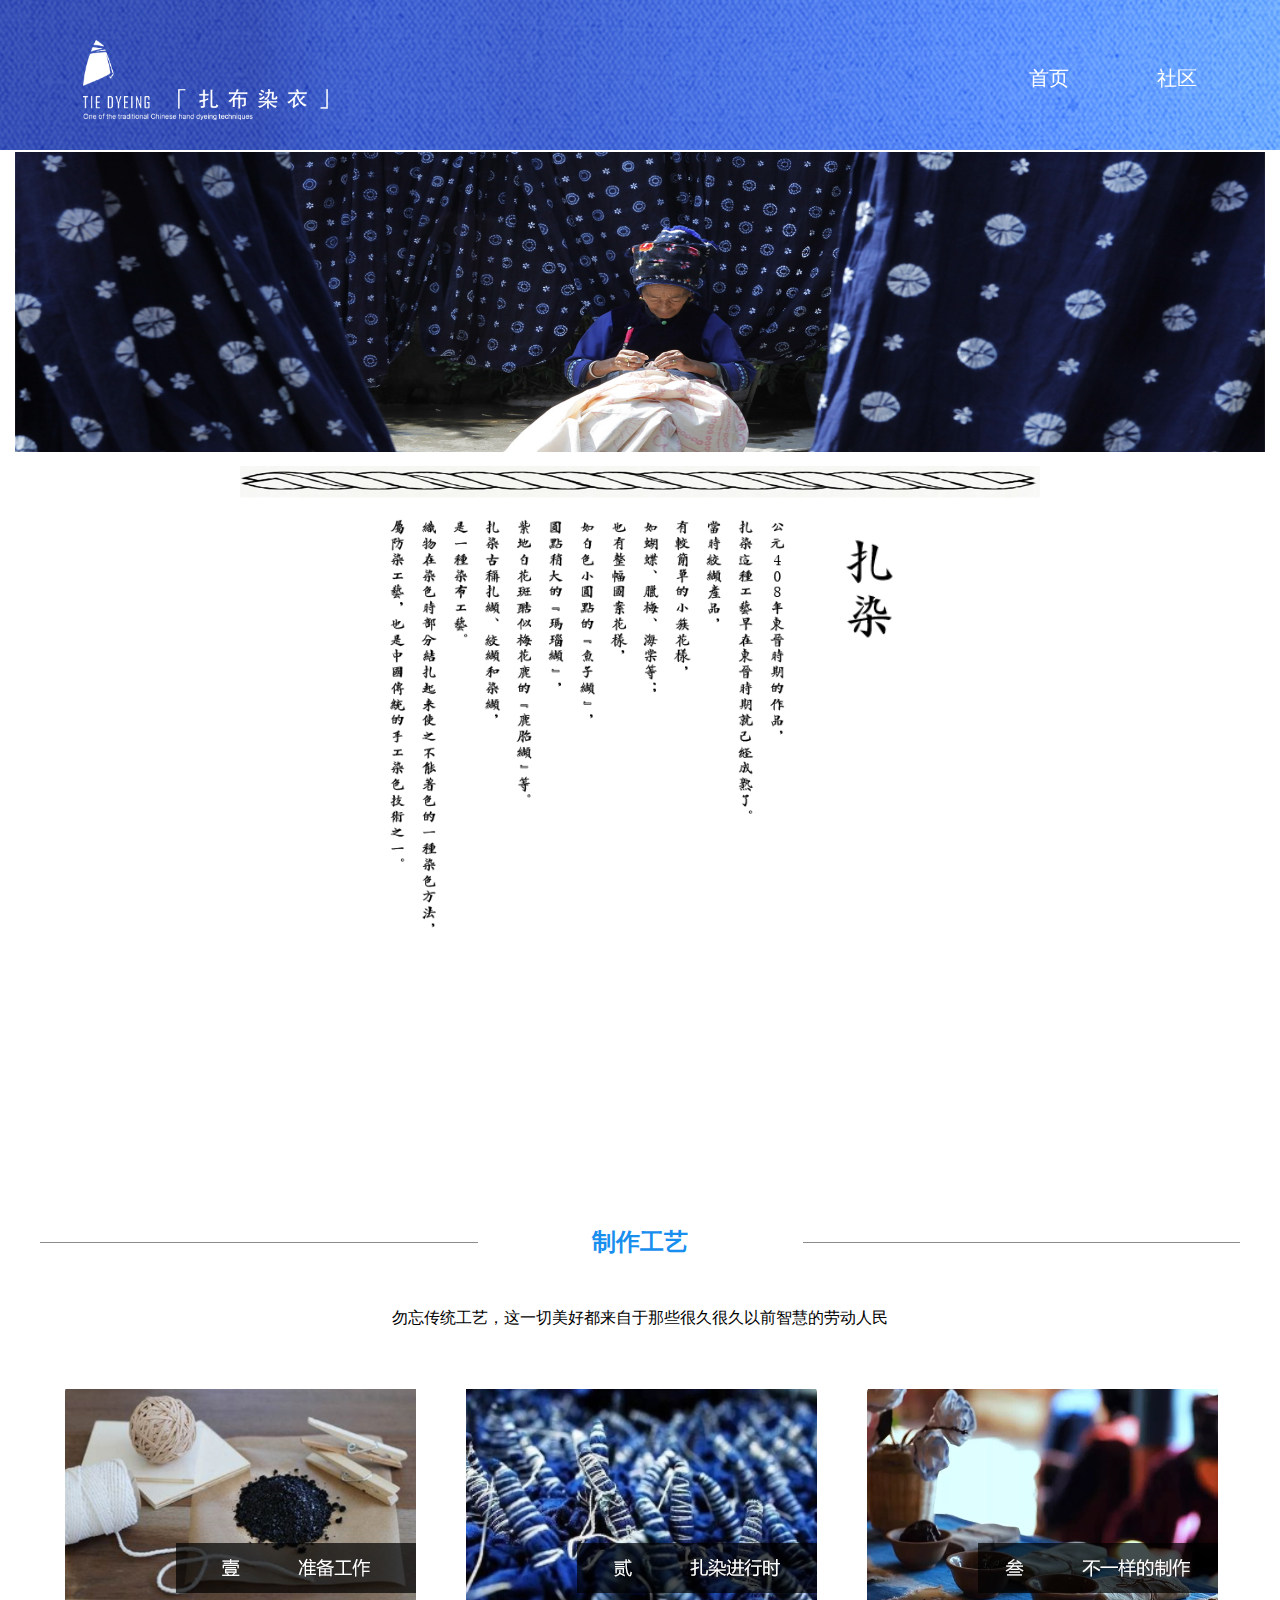
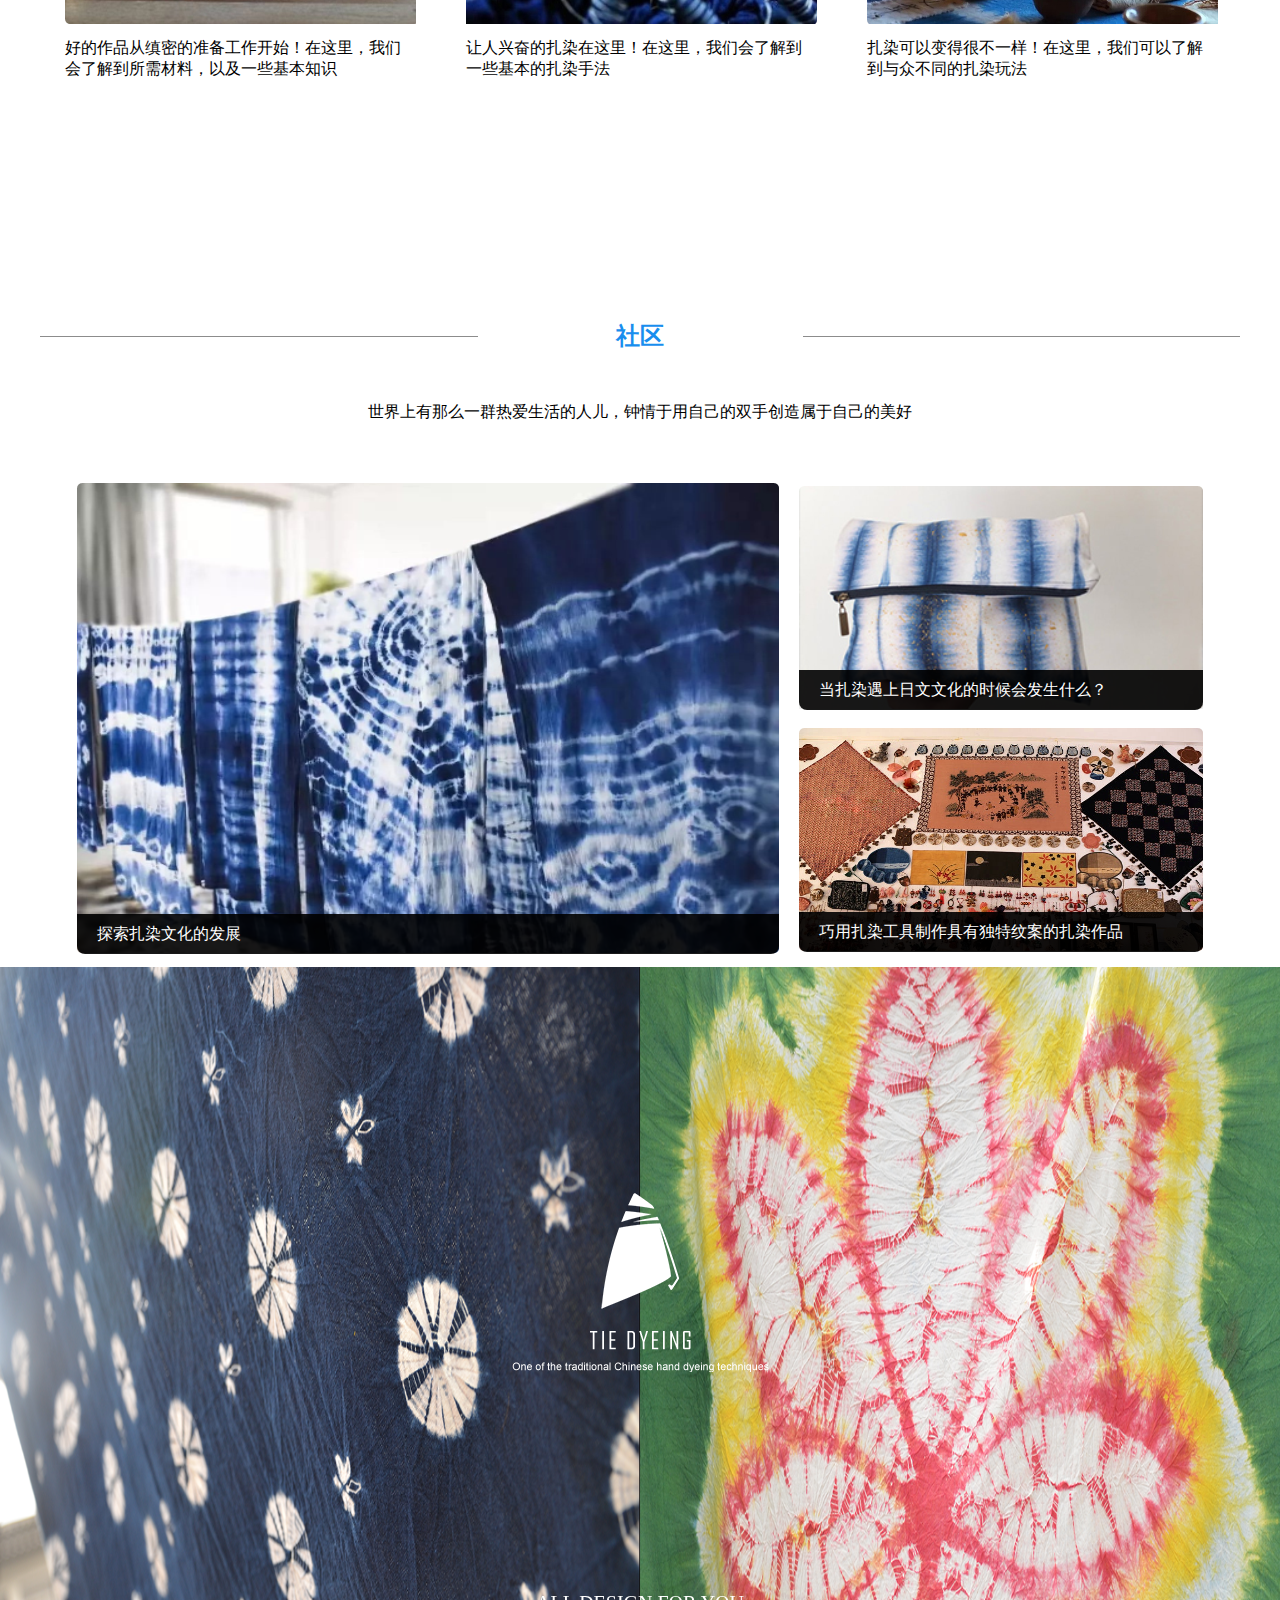
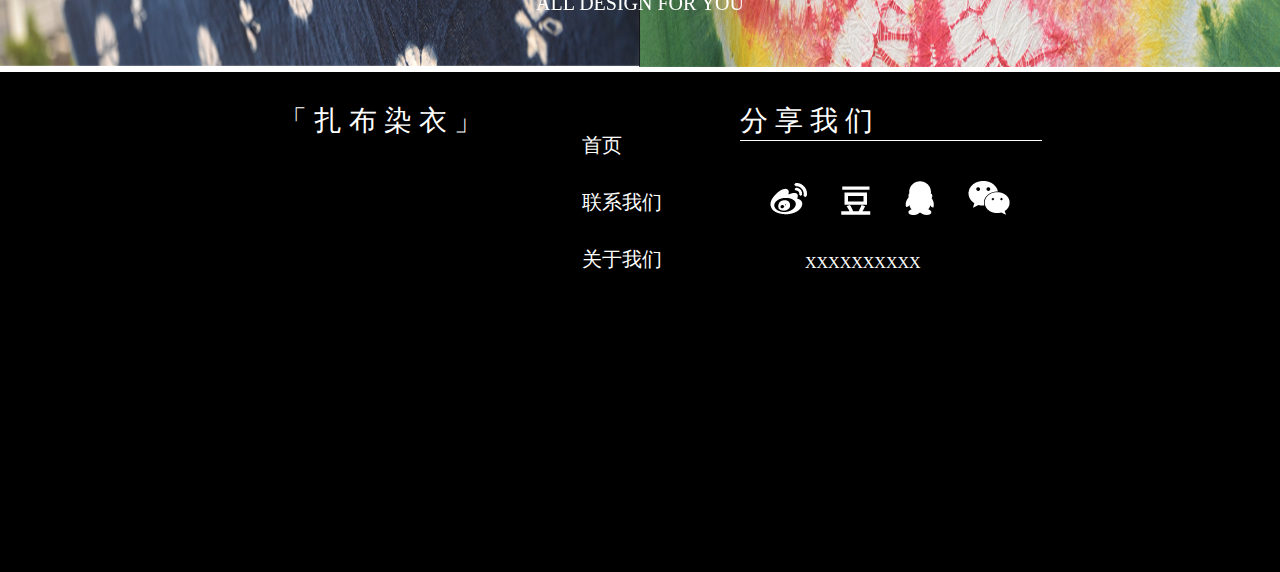
<file: index.html>
<!DOCTYPE html>
<html lang="zh">

<head>
    <meta charset="UTF-8">
    <title>扎染社区</title>

    <script src="http://www.jq22.com/jquery/1.8.3/jquery.min.js"></script>
    <script src="http://libs.baidu.com/jqueryui/1.8.22/jquery-ui.min.js "></script>
    <script src="js/jquery.fullPage.min.js"></script>

    <link rel="stylesheet" type="text/css" href="css/index.css">
    <link rel="stylesheet" href="css/jquery.fullPage.css">
    <link rel="stylesheet" href="https://use.fontawesome.com/releases/v5.3.1/css/all.css" integrity="sha384-mzrmE5qonljUremFsqc01SB46JvROS7bZs3IO2EmfFsd15uHvIt+Y8vEf7N7fWAU" crossorigin="anonymous">

    <meta name="viewport" content="width=device-width,initial-scale=1" />

    <script>
        $(function() {
            if ($.browser.msie && $.browser.version < 6) {
                $('body').addClass('ltie10');
            }
            $.fn.fullpage({
                verticalCentered: false,
                anchors: ['page1', 'page2', 'page3', 'page4'],
                navigation: true,
                navigationTooltips: ['主页', '制作工艺', '社区', '联系我们']
            });
        });
    </script>



</head>

<body>
    <div class="section section1">
        <div class="header">

            <!-- <div class="header-border"></div>

        <div class="h-1">

            <div class="h-1-1">
                <span>[&nbsp;&nbsp;扎&nbsp;&nbsp;布&nbsp;&nbsp;染&nbsp;&nbsp;衣&nbsp;&nbsp;]</span>
            </div>

            <div class="h-1-2">
                <img src="img/title.png " height="110px " width="auto " />
            </div>

            <div class="h-1-3">
                <span>希望通过我们的努力，能让美丽的文化绵延下去</span>
            </div>

        </div> -->



            <div id="h-1">
                <img id="h-1-1" src="img2/banner.png" />
                <div class="h-1-2">
                    <img src="img2/logo.png">
                </div>
                <div class="h-1-3">
                    <div class="link-1">
                        <a href="index.html#page1" class="demo">
                            <i class="fas fa-home"></i>
                            <span class="thin">首页</span>
                        </a>
                    </div>
                    &nbsp; &nbsp;&nbsp;&nbsp;&nbsp;&nbsp;&nbsp; &nbsp;&nbsp;&nbsp;&nbsp;&nbsp;&nbsp; &nbsp;&nbsp;&nbsp;&nbsp;&nbsp;&nbsp;
                    <div class="link-1">
                        <a href="news.html" class="demo">
                            <i class="fas fa-comment"></i>
                            <span class="thin">社区</span>
                        </a>
                    </div>
                </div>
            </div>
        </div>

        <div class="h-2">
            <img src="img/banner1.png " />
        </div>



        <div class="h-3">

            <div class="h-3-1">
                <img src="img/cut.png" />
            </div>

            <div class="h-3-2">
                <img src="img/words.png" />
            </div>

        </div>

    </div>

    <div class="section section2">
        <div style="padding-top: 200px"></div>

        <div class="c-1">
            <h2 class="title-text"><span>制作工艺</span></h2>
        </div>

        <div class="c-2">
            <span>勿忘传统工艺，这一切美好都来自于那些很久很久以前智慧的劳动人民</span>
        </div>

        <div class="c-3">

            <table border="0" style="border-collapse:separate; border-spacing:50px 10px;">
                <tr>
                    <th>
                        <a href="learn1.html"><img src="img/learn_1.jpg"></a>
                    </th>
                    <th>
                        <a href="learn2.html"><img src="img/learn_2.jpg"></a>
                    </th>
                    <th>
                        <a href="learn3.html"><img src="img/learn_3.jpg"></a>
                    </th>

                </tr>
                <tr>
                    <td><span>好的作品从缜密的准备工作开始！在这里，我们会了解到所需材料，以及一些基本知识</span></td>
                    <td><span>让人兴奋的扎染在这里！在这里，我们会了解到一些基本的扎染手法</span></td>
                    <td><span>扎染可以变得很不一样！在这里，我们可以了解到与众不同的扎染玩法</span></td>
                </tr>

            </table>

        </div>
    </div>

    <div class="section section3">

        <div style="padding-top: 150px"></div>

        <div class="c-1">
            <h2 class="title-text"><span>社区</span></h2>
        </div>

        <div class="c-2">
            <span>世界上有那么一群热爱生活的人儿，钟情于用自己的双手创造属于自己的美好</span>
        </div>

        <div class="c-4">
            <table border="0" style="border-collapse:separate; border-spacing:20px 10px;">
                <tr>
                    <td rowspan="2">
                        <a href="blog2.html">
                            <div class="bottom-opacity">
                                <img src="img/article_1.png" />
                                <div class="bottom">
                                    <p class="bbb">探索扎染文化的发展</p>
                                </div>
                            </div>
                        </a>
                    </td>
                    <td>
                        <a href="blog6.html">
                            <div class="bottom-opacity">
                                <img src="img/article_2.png" />
                                <div class="bottom">
                                    <p class="bbb">当扎染遇上日文文化的时候会发生什么？</p>
                                </div>
                            </div>
                        </a>
                    </td>
                </tr>
                <tr>
                    <td>
                        <a href="blog1.html">
                            <div class="bottom-opacity">
                                <img src="img/article_3.png" />
                                <div class="bottom">
                                    <p>巧用扎染工具制作具有独特纹案的扎染作品</p>
                                </div>
                            </div>
                        </a>
                    </td>
                </tr>
            </table>
        </div>
    </div>

    <div class="section section4">

        <div>
            <div class="f-1">
                <img class="f-1-1" src="img2/footer img.png" />
                <img class="f-1-2" src="img2/footer white.png" />
                <p class="f-1-3"> ALL DESIGN FOR YOU</p>
            </div>
        </div>

        <div style="padding-top:5px;"></div>

        <div class="f-2">
            <div class="fleft">
                <div>
                    <span class="f-2-1">「 扎 布 染 衣 」</span>
                </div>
                <div>
                    <a href="#">
                        <p class="f-2-2">首页</p>
                    </a>
                    <a href="#">
                        <p class="f-2-2">联系我们</p>
                    </a>
                    <a href="#">
                        <p class="f-2-2">关于我们</p>
                    </a>
                </div>
            </div>
            <div class="fright">
                <div>
                    <span class="f-2-1">分 享 我 们</span>
                    <HR align=center width=300 color=#fff SIZE=1>
                </div>
                <div class="icon">
                    <a href="#"><img src="img/u44.png"></a>
                    <a href="#"><img src="img/u46.png"></a>
                    <a href="#"><img src="img/u48.png"></a>
                    <a href="#"><img src="img/u50.png"></a>
                </div>
                <div class="beianhao">
                    <a href="http://www.miitbeian.gov.cn"><span>XXXXXXXXXX</span></a>
                </div>
            </div>

        </div>

    </div>
</body>

</html>
</file>
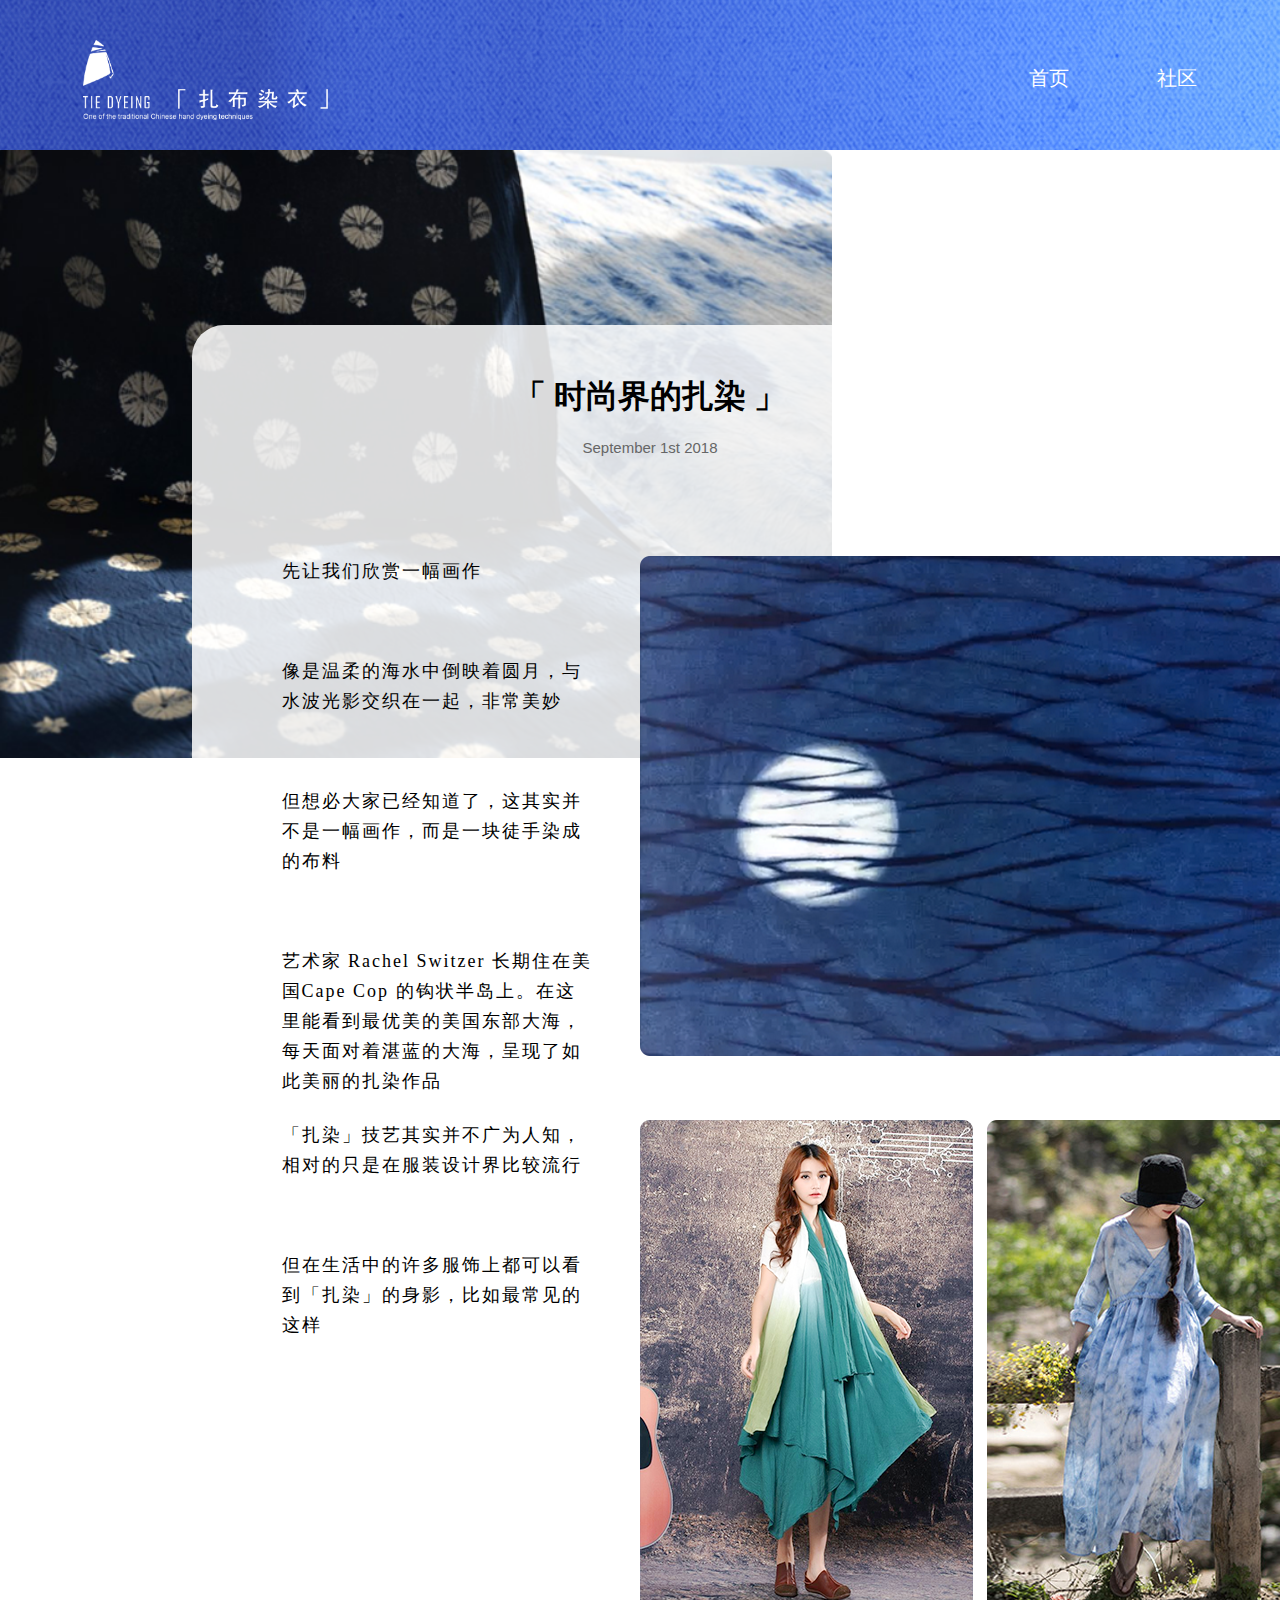
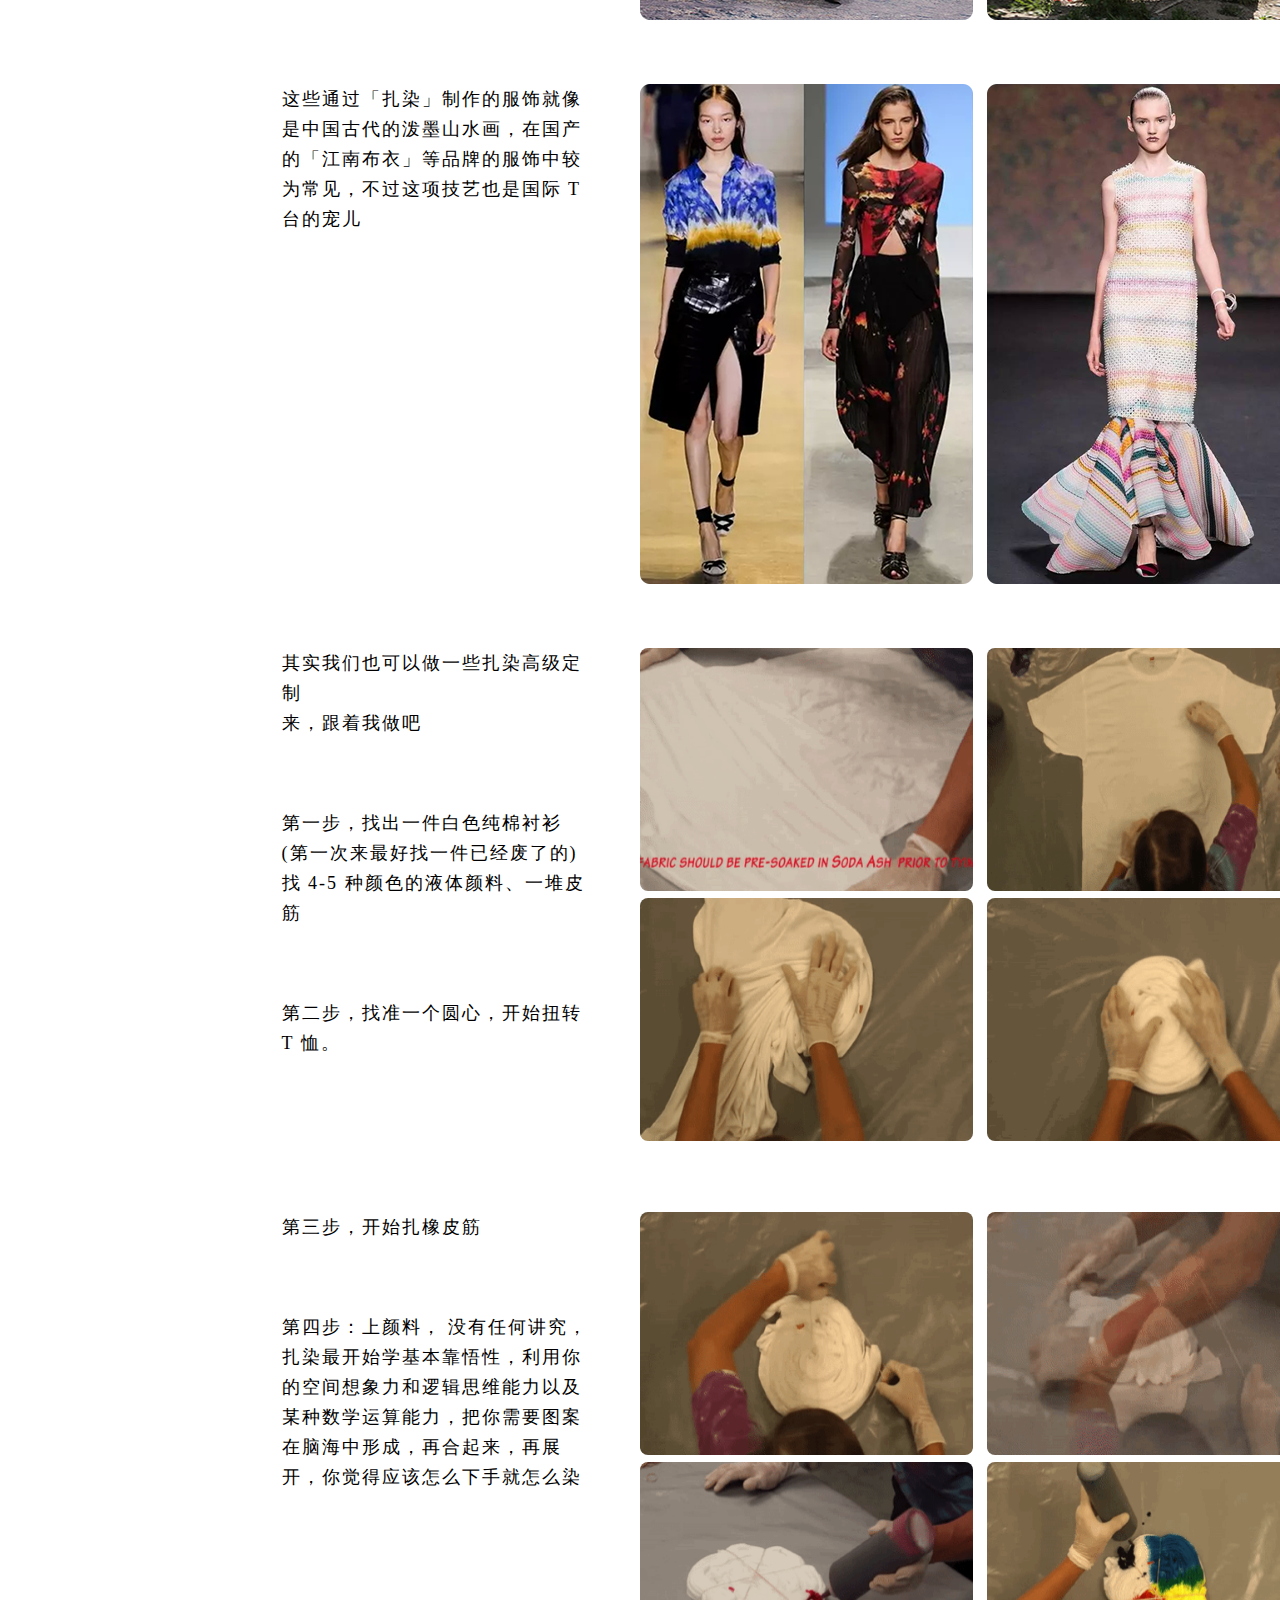
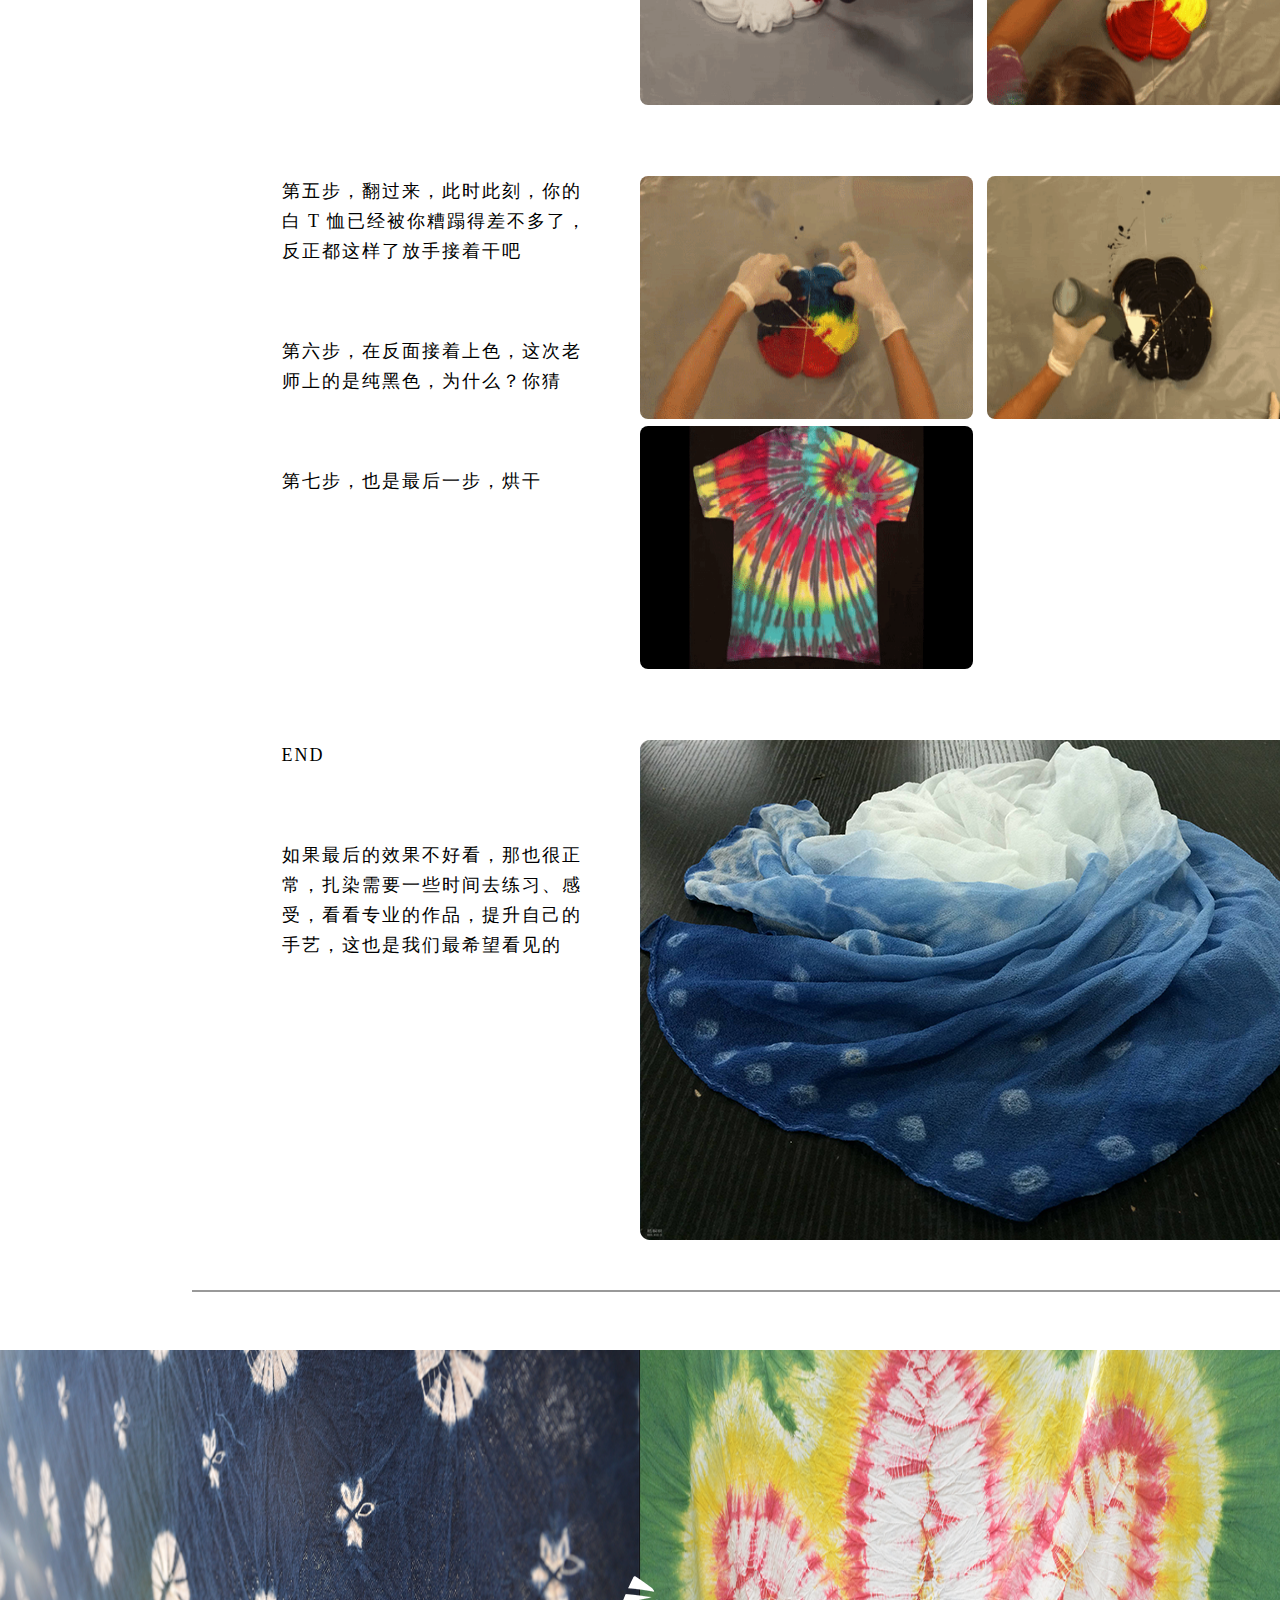
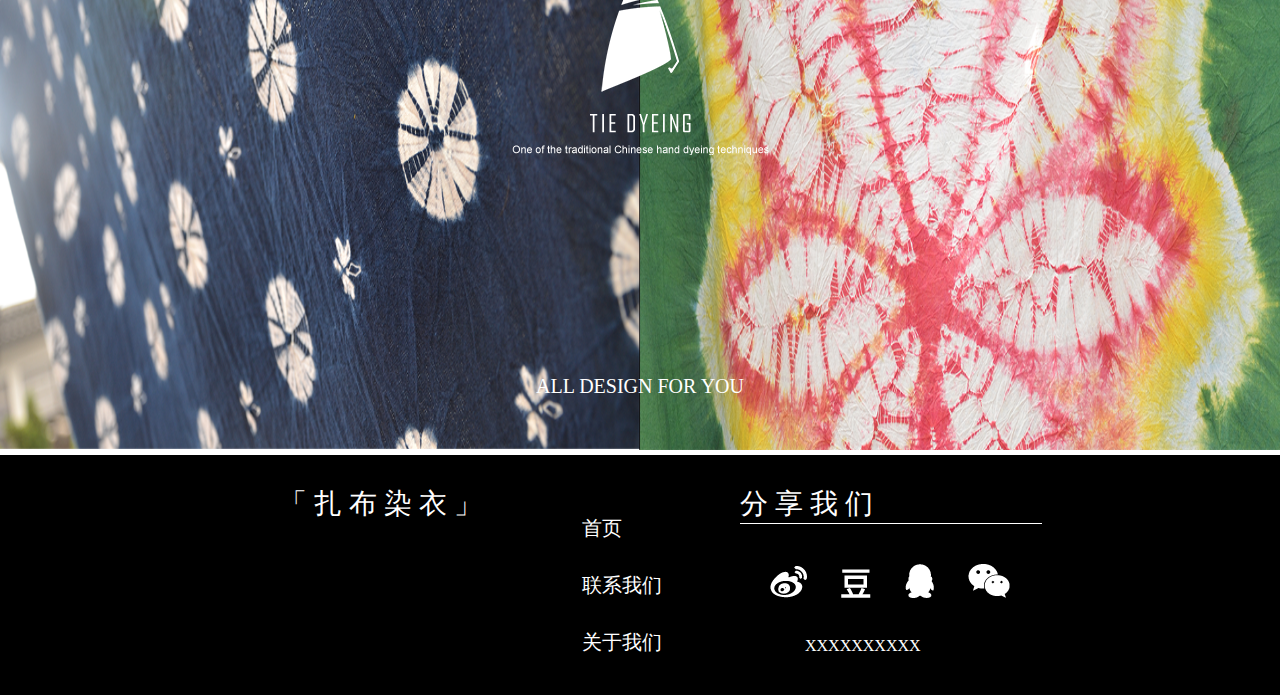
<file: blog1.html>
<!DOCTYPE html>
<html lang="zh">

<head>
    <meta charset="UTF-8">
    <title>扎染社区 | 「 时尚界的扎染 」</title>
    <link rel="stylesheet" type="text/css" href="css/blog1.css">
    <link rel="stylesheet" href="https://use.fontawesome.com/releases/v5.3.1/css/all.css" integrity="sha384-mzrmE5qonljUremFsqc01SB46JvROS7bZs3IO2EmfFsd15uHvIt+Y8vEf7N7fWAU" crossorigin="anonymous">

</head>

<body>
    <div id="header">
        <img id="h-1-1" src="img2/banner.png" />
        <div class="h-1-2">
            <img src="img2/logo.png">
        </div>
        <div class="h-1-3">
            <div class="link-1">
                <a href="index.html#page1" class="demo">
                    <i class="fas fa-home"></i>
                    <span class="thin">首页</span>
                </a>
            </div>
            &nbsp; &nbsp;&nbsp;&nbsp;&nbsp;&nbsp;&nbsp; &nbsp;&nbsp;&nbsp;&nbsp;&nbsp;&nbsp; &nbsp;&nbsp;&nbsp;&nbsp;&nbsp;&nbsp;
            <div class="link-1">
                <a href="news.html" class="demo">
                    <i class="fas fa-comment"></i>
                    <span class="thin">社区</span>
                </a>
            </div>
        </div>
    </div>



    <div class="content" style="position: relative;">
        <div class="topimg">
            <img src="img4/画板 1 拷贝 4-1.png">
        </div>

        <div class="backcolor">
        </div>
        <div class="main">
            <div class="title" align=center>
                <h1>「 时尚界的扎染 」</h1>
            </div>

            <div class="date" align=center>
                <p>September 1st 2018 </p>
            </div>

            <div style="padding-top: 100px;"></div>
            <div>
                <div style="display: flex; position: relative;">
                    <div class="word">
                        <span>先让我们欣赏一幅画作</span>

                        <span class="spanmargin">像是温柔的海水中倒映着圆月，与水波光影交织在一起，非常美妙</span>

                        <span class="spanmargin">但想必大家已经知道了，这其实并不是一幅画作，而是一块徒手染成的布料</span>

                        <span class="spanmargin">艺术家 Rachel Switzer 长期住在美国Cape Cop 的钩状半岛上。在这里能看到最优美的美国东部大海，每天面对着湛蓝的大海，呈现了如此美丽的扎染作品</span>
                    </div>

                    <img class="pic" src="img3/img/画板 1.png">
                </div>
            </div>


            <div style="padding-top: 64px;"></div>
            <div>
                <div style="display: flex; position: relative;">
                    <div class="word">
                        <span>「扎染」技艺其实并不广为人知，相对的只是在服装设计界比较流行</span>

                        <span class="spanmargin">但在生活中的许多服饰上都可以看到「扎染」的身影，比如最常见的这样</span>
                    </div>

                    <div class="imgbox">
                        <img src="img3/img/画板 1 拷贝.png">
                        <div style="padding-left: 14px;"></div>
                        <img src="img3/img/画板 1 拷贝 2.png">
                    </div>
                </div>
            </div>


            <div style="padding-top: 64px;"></div>
            <div>
                <div style="display: flex; position: relative;">
                    <div class="word">
                        <span>这些通过「扎染」制作的服饰就像是中国古代的泼墨山水画，在国产的「江南布衣」等品牌的服饰中较为常见，不过这项技艺也是国际 T 台的宠儿</span>

                    </div>

                    <div class="imgbox">
                        <img src="img3/img/画板 1 拷贝 3-1.png">
                        <div style="padding-left: 14px;"></div>
                        <img src="img3/img/画板 1 拷贝 3.png">
                    </div>
                </div>
            </div>




            <div style="padding-top: 64px;"></div>
            <div>
                <div style="display: flex; position: relative;">
                    <div class="word">
                        <span>其实我们也可以做一些扎染高级定制<br>来，跟着我做吧</span>



                        <span class="spanmargin">第一步，找出一件白色纯棉衬衫<br/>(第一次来最好找一件已经废了的)<br/>找 4-5 种颜色的液体颜料、一堆皮筋</span>

                        <span class="spanmargin">第二步，找准一个圆心，开始扭转 T 恤。</span>
                    </div>

                    <div class="gifbox">
                        <img src="img3/gif/1.gif">
                        <div style="padding-left: 14px;"></div>
                        <img src="img3/gif/2.gif">
                        <img src="img3/gif/3.gif">
                        <div style="padding-left: 14px;"></div>
                        <img src="img3/gif/4.gif">

                    </div>
                </div>
            </div>


            <div style="padding-top: 64px;"></div>
            <div>
                <div style="display: flex; position: relative;">
                    <div class="word">

                        <span>第三步，开始扎橡皮筋</span>

                        <span class="spanmargin">第四步：上颜料， 没有任何讲究，扎染最开始学基本靠悟性，利用你的空间想象力和逻辑思维能力以及某种数学运算能力，把你需要图案在脑海中形成，再合起来，再展开，你觉得应该怎么下手就怎么染</span>

                    </div>

                    <div class="gifbox">
                        <img src="img3/gif/6.gif">
                        <div style="padding-left: 14px;"></div>
                        <img src="img3/gif/7.gif">
                        <img src="img3/gif/8.gif">
                        <div style="padding-left: 14px;"></div>
                        <img src="img3/gif/10.gif">

                    </div>
                </div>
            </div>



            <div style="padding-top: 64px;"></div>
            <div>
                <div style="display: flex; position: relative;">
                    <div class="word">

                        <span>第五步，翻过来，此时此刻，你的白 T 恤已经被你糟蹋得差不多了，反正都这样了放手接着干吧</span>

                        <span class="spanmargin">第六步，在反面接着上色，这次老师上的是纯黑色，为什么？你猜</span>

                        <span class="spanmargin">第七步，也是最后一步，烘干</span>

                    </div>

                    <div class="gifbox">
                        <img src="img3/gif/11.gif">
                        <div style="padding-left: 14px;"></div>
                        <img src="img3/gif/12.gif">
                        <img src="img3/gif/13.gif">
                        <div style="padding-left: 14px;"></div>


                    </div>
                </div>
            </div>


            <div style="padding-top: 64px;"></div>
            <div>
                <div style="display: flex; position: relative;">
                    <div class="word">

                        <span>END</span>

                        <span class="spanmargin">如果最后的效果不好看，那也很正常，扎染需要一些时间去练习、感受，看看专业的作品，提升自己的手艺，这也是我们最希望看见的</span>

                    </div>

                    <img class="pic" src="img3/img/画板 1 拷贝 4.png">
                </div>
            </div>


            <div class=c-f>
                <hr class="hr3" />
            </div>

        </div>
    </div>

















    <div>
        <div class="f-1">
            <img class="f-1-1" src="img2/footer img.png" />
            <img class="f-1-2" src="img2/footer white.png" />
            <p class="f-1-3"> ALL DESIGN FOR YOU</p>
        </div>
    </div>

    <div style="padding-top:5px;"></div>

    <div class="f-2">
        <div class="fleft">
            <div>
                <span class="f-2-1">「 扎 布 染 衣 」</span>
            </div>
            <div>
                <a href="#">
                    <p class="f-2-2">首页</p>
                </a>
                <a href="#">
                    <p class="f-2-2">联系我们</p>
                </a>
                <a href="#">
                    <p class="f-2-2">关于我们</p>
                </a>
            </div>
        </div>
        <div class="fright">
            <div>
                <span class="f-2-1">分 享 我 们</span>
                <HR align=center width=300 color=#fff SIZE=1>
            </div>
            <div class="icon">
                <a href="#"><img src="img/u44.png"></a>
                <a href="#"><img src="img/u46.png"></a>
                <a href="#"><img src="img/u48.png"></a>
                <a href="#"><img src="img/u50.png"></a>
            </div>
            <div class="beianhao">
                <a href="http://www.miitbeian.gov.cn"><span>XXXXXXXXXX</span></a>
            </div>
        </div>
</body>

</html>
</file>
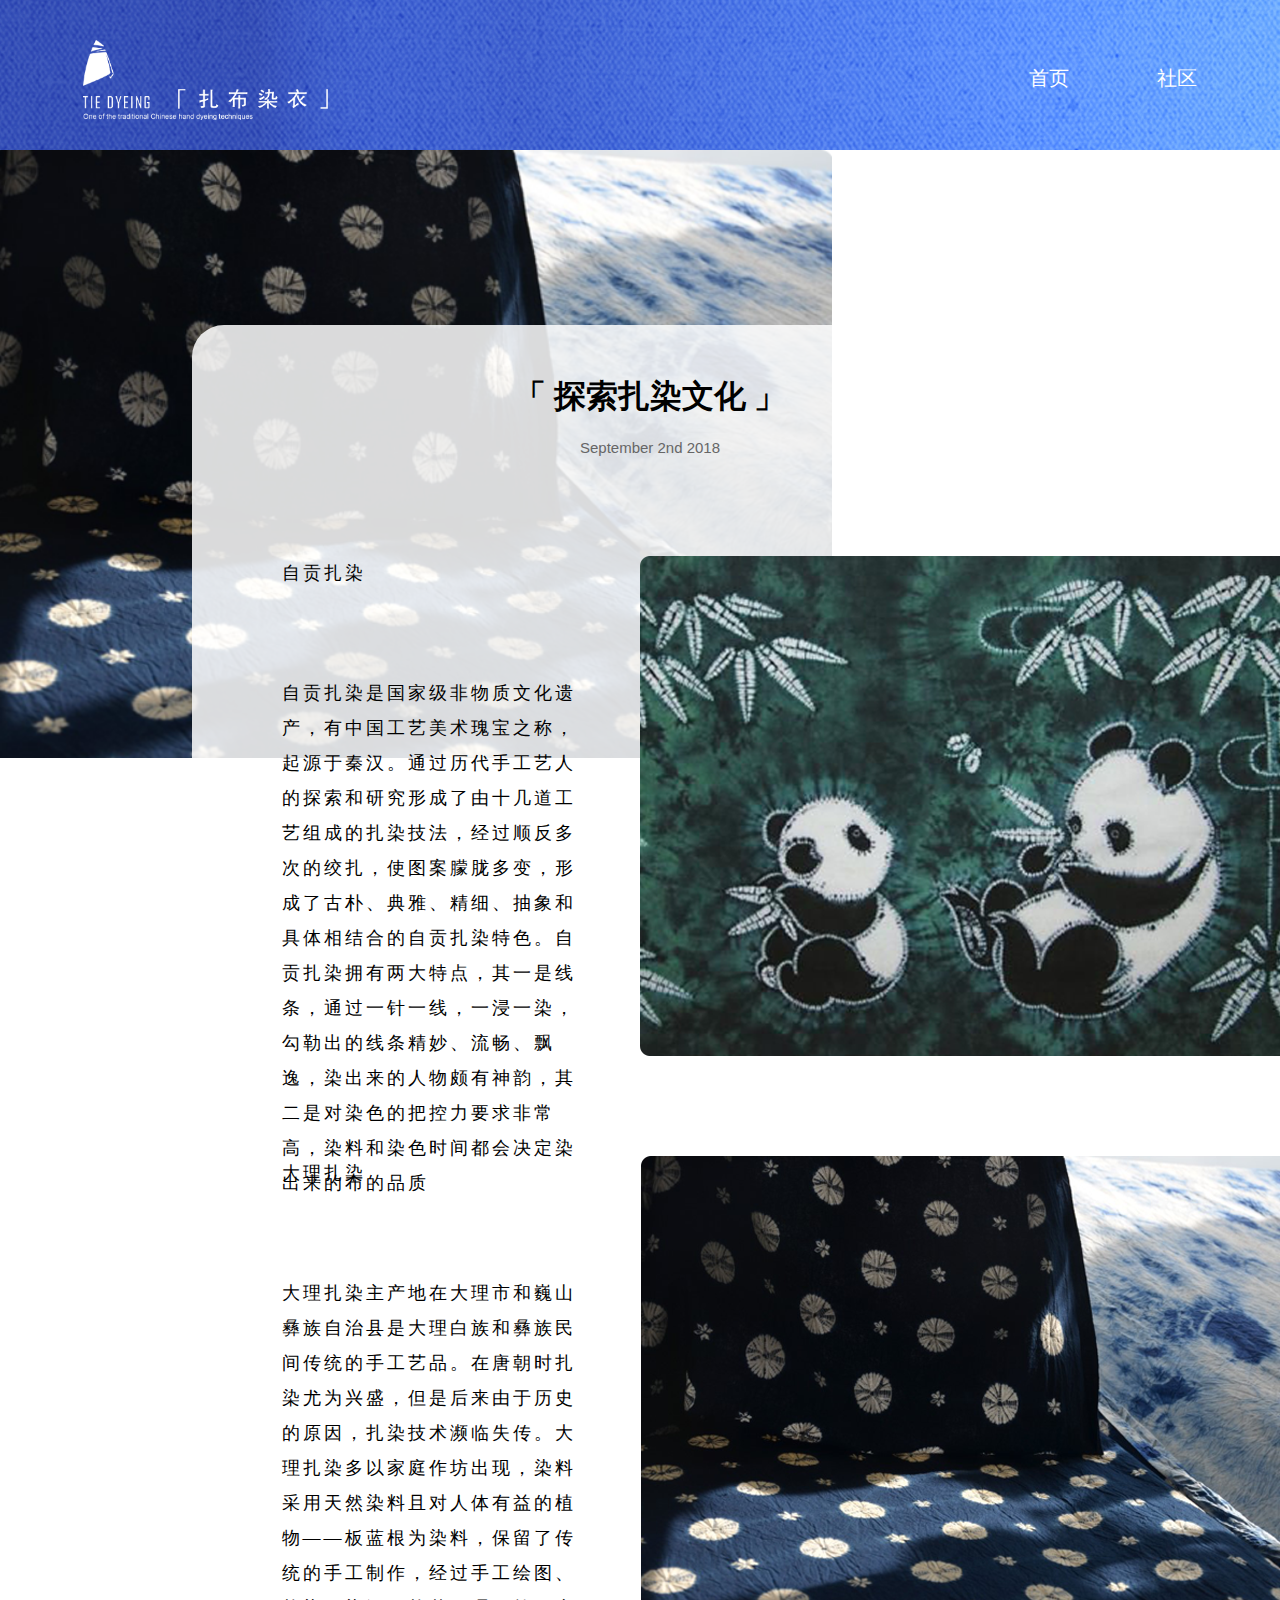
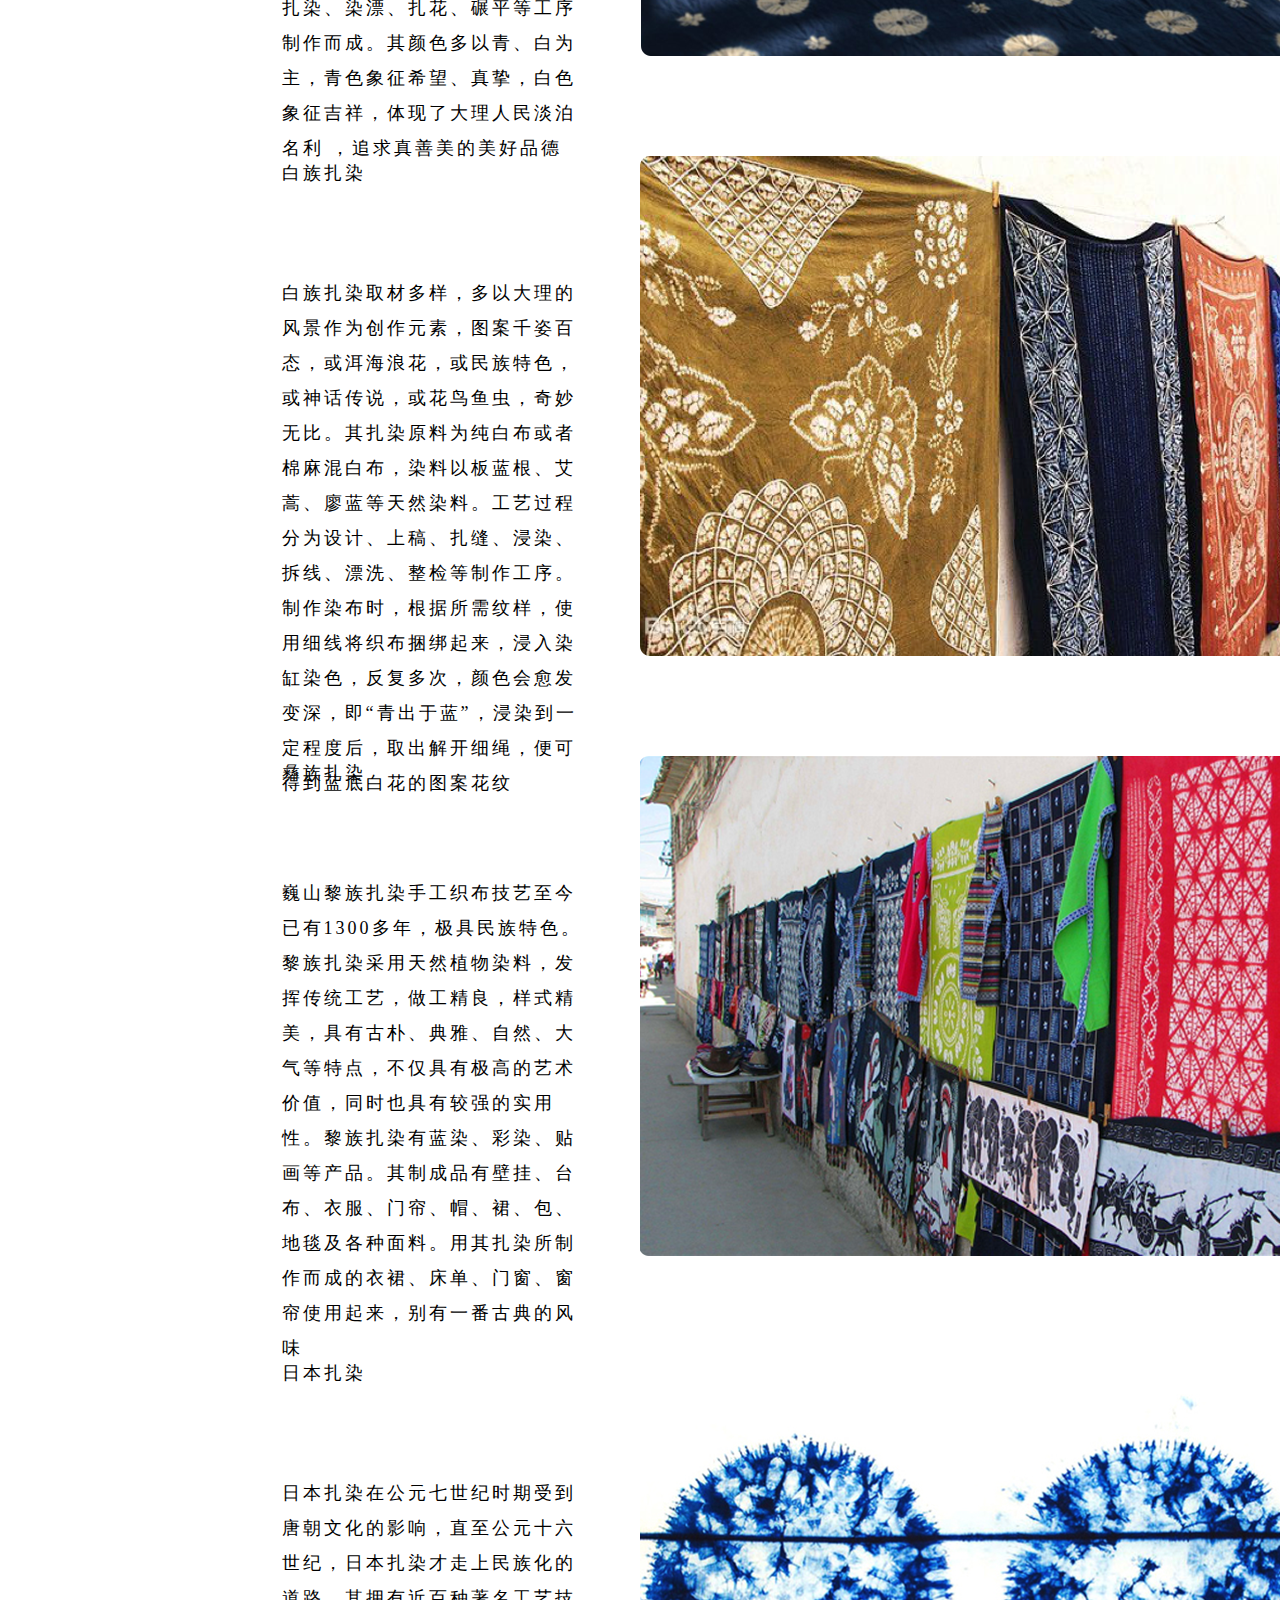
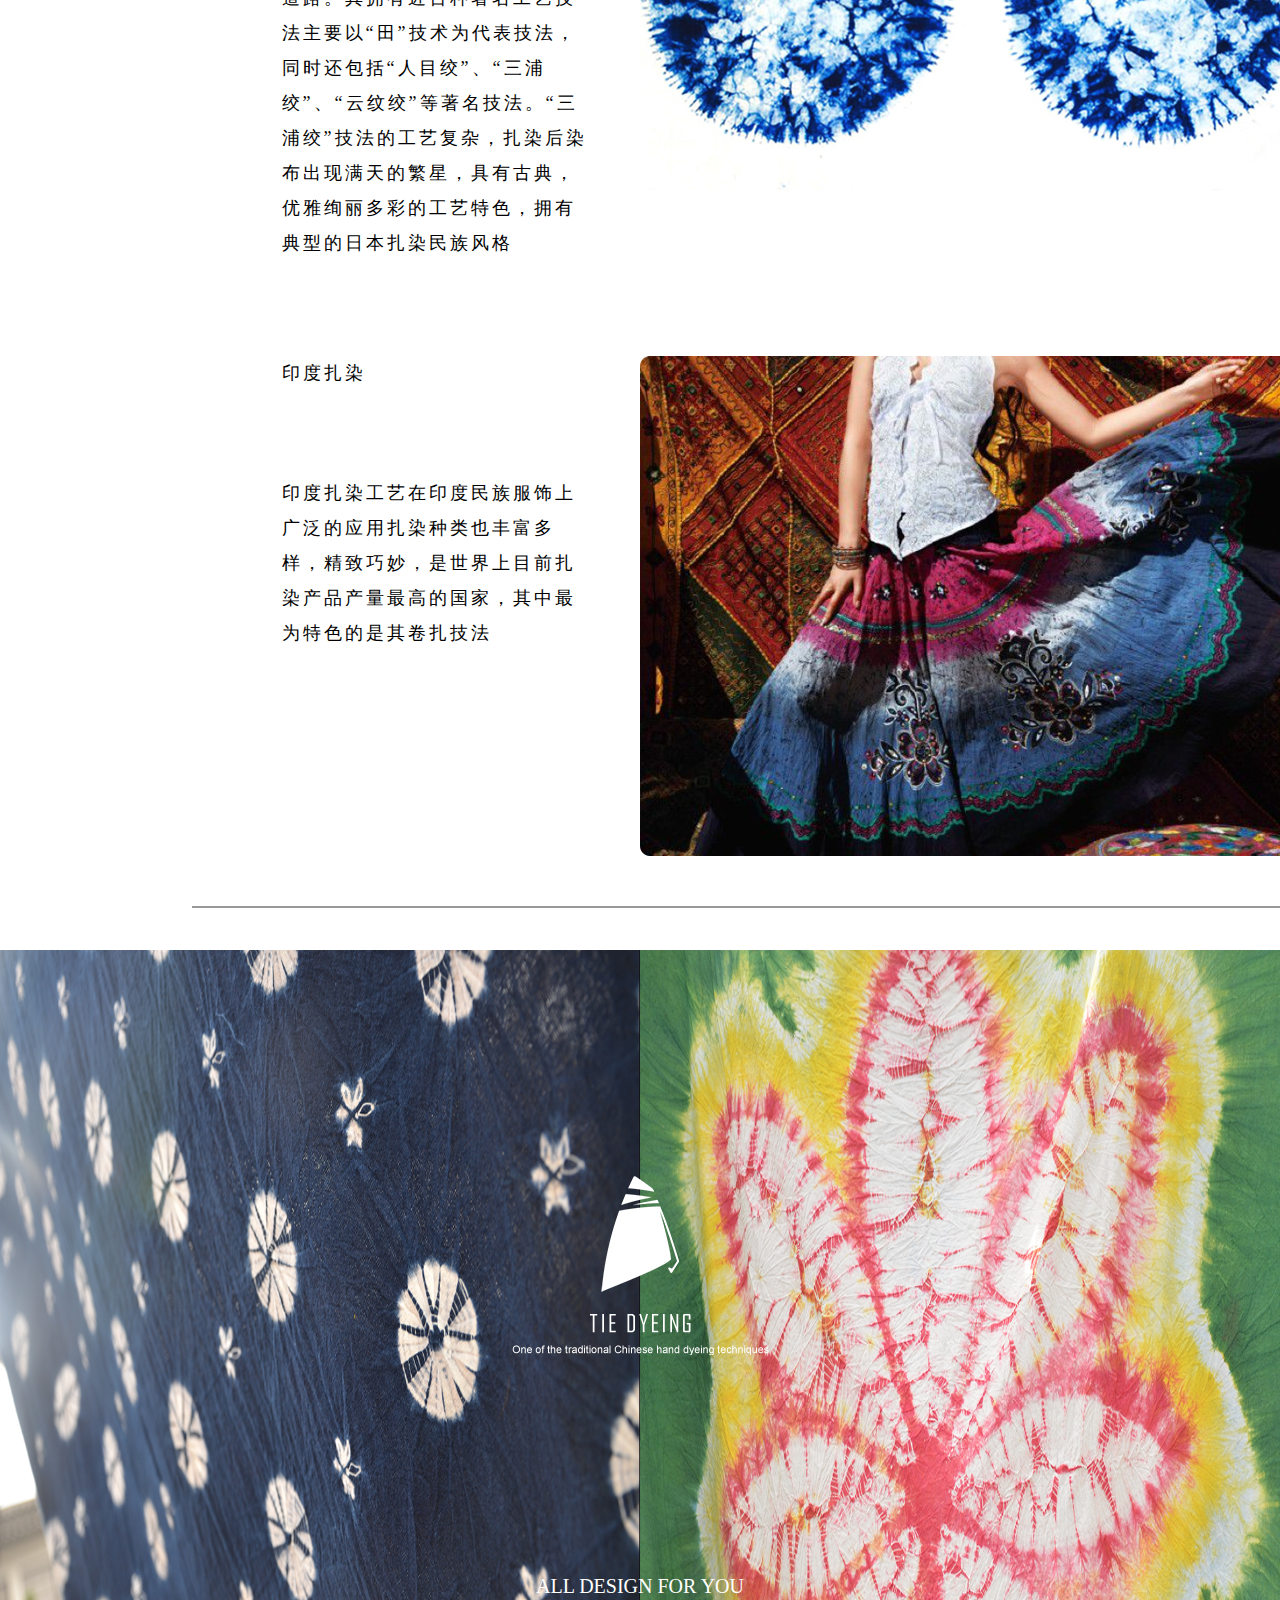
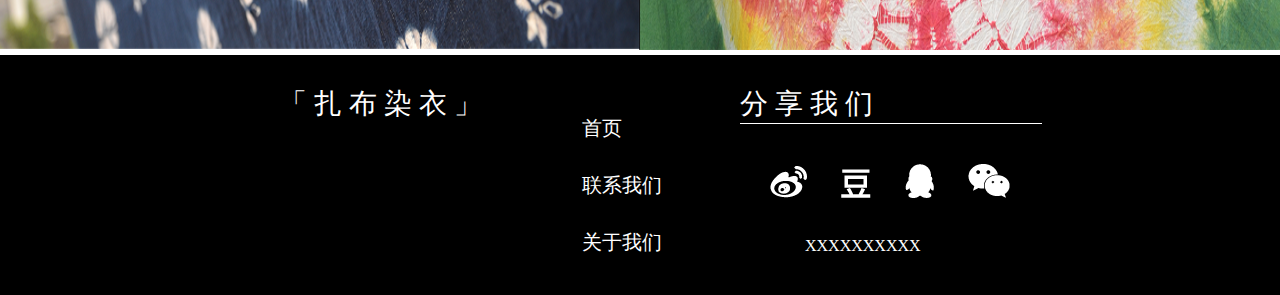
<file: blog2.html>
<!DOCTYPE html>
<html lang="zh">

<head>
    <meta charset="UTF-8">
    <title>扎染社区 | 「 探索扎染文化 」</title>
    <link rel="stylesheet" type="text/css" href="css/blog2.css">
    <link rel="stylesheet" href="https://use.fontawesome.com/releases/v5.3.1/css/all.css" integrity="sha384-mzrmE5qonljUremFsqc01SB46JvROS7bZs3IO2EmfFsd15uHvIt+Y8vEf7N7fWAU" crossorigin="anonymous">

</head>

<body>
    <div id="header">
        <img id="h-1-1" src="img2/banner.png" />
        <div class="h-1-2">
            <img src="img2/logo.png">
        </div>
        <div class="h-1-3">
            <div class="link-1">
                <a href="index.html#page1" class="demo">
                    <i class="fas fa-home"></i>
                    <span class="thin">首页</span>
                </a>
            </div>
            &nbsp; &nbsp;&nbsp;&nbsp;&nbsp;&nbsp;&nbsp; &nbsp;&nbsp;&nbsp;&nbsp;&nbsp;&nbsp; &nbsp;&nbsp;&nbsp;&nbsp;&nbsp;&nbsp;
            <div class="link-1">
                <a href="news.html" class="demo">
                    <i class="fas fa-comment"></i>
                    <span class="thin">社区</span>
                </a>
            </div>
        </div>
    </div>



    <div class="content" style="position: relative;">
        <div class="topimg">
            <img src="img4/画板 1 拷贝 4-1.png">
        </div>

        <div class="backcolor">
        </div>
        <div class="main">
            <div class="title" align=center>
                <h1>「 探索扎染文化 」</h1>
            </div>

            <div class="date" align=center>
                <p>September 2nd 2018 </p>
            </div>

            <div style="padding-top: 100px;"></div>
            <div>
                <div style="display: flex; position: relative;">
                    <div class="word">

                        <span>自贡扎染</span>

                        <span class="spanmargin">自贡扎染是国家级非物质文化遗产，有中国工艺美术瑰宝之称，起源于秦汉。通过历代手工艺人的探索和研究形成了由十几道工艺组成的扎染技法，经过顺反多次的绞扎，使图案朦胧多变，形成了古朴、典雅、精细、抽象和具体相结合的自贡扎染特色。自贡扎染拥有两大特点，其一是线条，通过一针一线，一浸一染，勾勒出的线条精妙、流畅、飘逸，染出来的人物颇有神韵，其二是对染色的把控力要求非常高，染料和染色时间都会决定染出来的布的品质</span>

                    </div>

                    <img class="pic" src="img4/画板 1.png">
                </div>
            </div>

            <div style="padding-top: 100px;"></div>
            <div>
                <div style="display: flex; position: relative;">
                    <div class="word">

                        <span>大理扎染</span>

                        <span class="spanmargin">大理扎染主产地在大理市和巍山彝族自治县是大理白族和彝族民间传统的手工艺品。在唐朝时扎染尤为兴盛，但是后来由于历史的原因，扎染技术濒临失传。大理扎染多以家庭作坊出现，染料采用天然染料且对人体有益的植物——板蓝根为染料，保留了传统的手工制作，经过手工绘图、扎染、染漂、扎花、碾平等工序制作而成。其颜色多以青、白为主，青色象征希望、真挚，白色象征吉祥，体现了大理人民淡泊名利 ，追求真善美的美好品德</span>

                    </div>

                    <img class="pic" src="img4/画板 1 拷贝 4.png">
                </div>
            </div>


            <div style="padding-top: 100px;"></div>
            <div>
                <div style="display: flex; position: relative;">
                    <div class="word">

                        <span>白族扎染</span>

                        <span class="spanmargin">白族扎染取材多样，多以大理的风景作为创作元素，图案千姿百态，或洱海浪花，或民族特色，或神话传说，或花鸟鱼虫，奇妙无比。其扎染原料为纯白布或者棉麻混白布，染料以板蓝根、艾蒿、廖蓝等天然染料。工艺过程分为设计、上稿、扎缝、浸染、拆线、漂洗、整检等制作工序。制作染布时，根据所需纹样，使用细线将织布捆绑起来，浸入染缸染色，反复多次，颜色会愈发变深，即“青出于蓝”，浸染到一定程度后，取出解开细绳，便可得到蓝底白花的图案花纹</span>

                    </div>

                    <img class="pic" src="img4/画板 1 拷贝 5.png">
                </div>
            </div>


            <div style="padding-top: 100px;"></div>
            <div>
                <div style="display: flex; position: relative;">
                    <div class="word">

                        <span>彝族扎染</span>

                        <span class="spanmargin">巍山黎族扎染手工织布技艺至今已有1300多年，极具民族特色。黎族扎染采用天然植物染料，发挥传统工艺，做工精良，样式精美，具有古朴、典雅、自然、大气等特点，不仅具有极高的艺术价值，同时也具有较强的实用性。黎族扎染有蓝染、彩染、贴画等产品。其制成品有壁挂、台布、衣服、门帘、帽、裙、包、地毯及各种面料。用其扎染所制作而成的衣裙、床单、门窗、窗帘使用起来，别有一番古典的风味</span>

                    </div>

                    <img class="pic" src="img4/画板 1 拷贝 6.png">
                </div>
            </div>


            <div style="padding-top: 100px;"></div>
            <div>
                <div style="display: flex; position: relative;">
                    <div class="word">

                        <span>日本扎染</span>

                        <span class="spanmargin">日本扎染在公元七世纪时期受到唐朝文化的影响，直至公元十六世纪，日本扎染才走上民族化的道路。其拥有近百种著名工艺技法主要以“田”技术为代表技法，同时还包括“人目绞”、“三浦绞”、“云纹绞”等著名技法。“三浦绞”技法的工艺复杂，扎染后染布出现满天的繁星，具有古典，优雅绚丽多彩的工艺特色，拥有典型的日本扎染民族风格</div>

                    <img class="pic" src="img4/画板 1 拷贝 7.png">
                </div>
            </div>


            
            <div style="padding-top: 100px;"></div>
            <div>
                <div style="display: flex; position: relative;">
                    <div class="word">

                        <span>印度扎染</span>

                        <span class="spanmargin">印度扎染工艺在印度民族服饰上广泛的应用扎染种类也丰富多样，精致巧妙，是世界上目前扎染产品产量最高的国家，其中最为特色的是其卷扎技法</div>

                    <img class="pic" src="img4/画板 1 拷贝 8.png">
                </div>
            </div>

            <div class=c-f>
                <hr class="hr3" />
            </div>

        </div>
    </div>

















    <div>
        <div class="f-1">
            <img class="f-1-1" src="img2/footer img.png" />
            <img class="f-1-2" src="img2/footer white.png" />
            <p class="f-1-3"> ALL DESIGN FOR YOU</p>
        </div>
    </div>

    <div style="padding-top:5px;"></div>

    <div class="f-2">
        <div class="fleft">
            <div>
                <span class="f-2-1">「 扎 布 染 衣 」</span>
                    </div>
                    <div>
                        <a href="#">
                            <p class="f-2-2">首页</p>
                        </a>
                        <a href="#">
                            <p class="f-2-2">联系我们</p>
                        </a>
                        <a href="#">
                            <p class="f-2-2">关于我们</p>
                        </a>
                    </div>
                </div>
                <div class="fright">
                    <div>
                        <span class="f-2-1">分 享 我 们</span>
                        <HR align=center width=300 color=#fff SIZE=1>
                    </div>
                    <div class="icon">
                        <a href="#"><img src="img/u44.png"></a>
                        <a href="#"><img src="img/u46.png"></a>
                        <a href="#"><img src="img/u48.png"></a>
                        <a href="#"><img src="img/u50.png"></a>
                    </div>
                    <div class="beianhao">
                        <a href="http://www.miitbeian.gov.cn"><span>XXXXXXXXXX</span></a>
                    </div>
                </div>
</body>

</html>
</file>
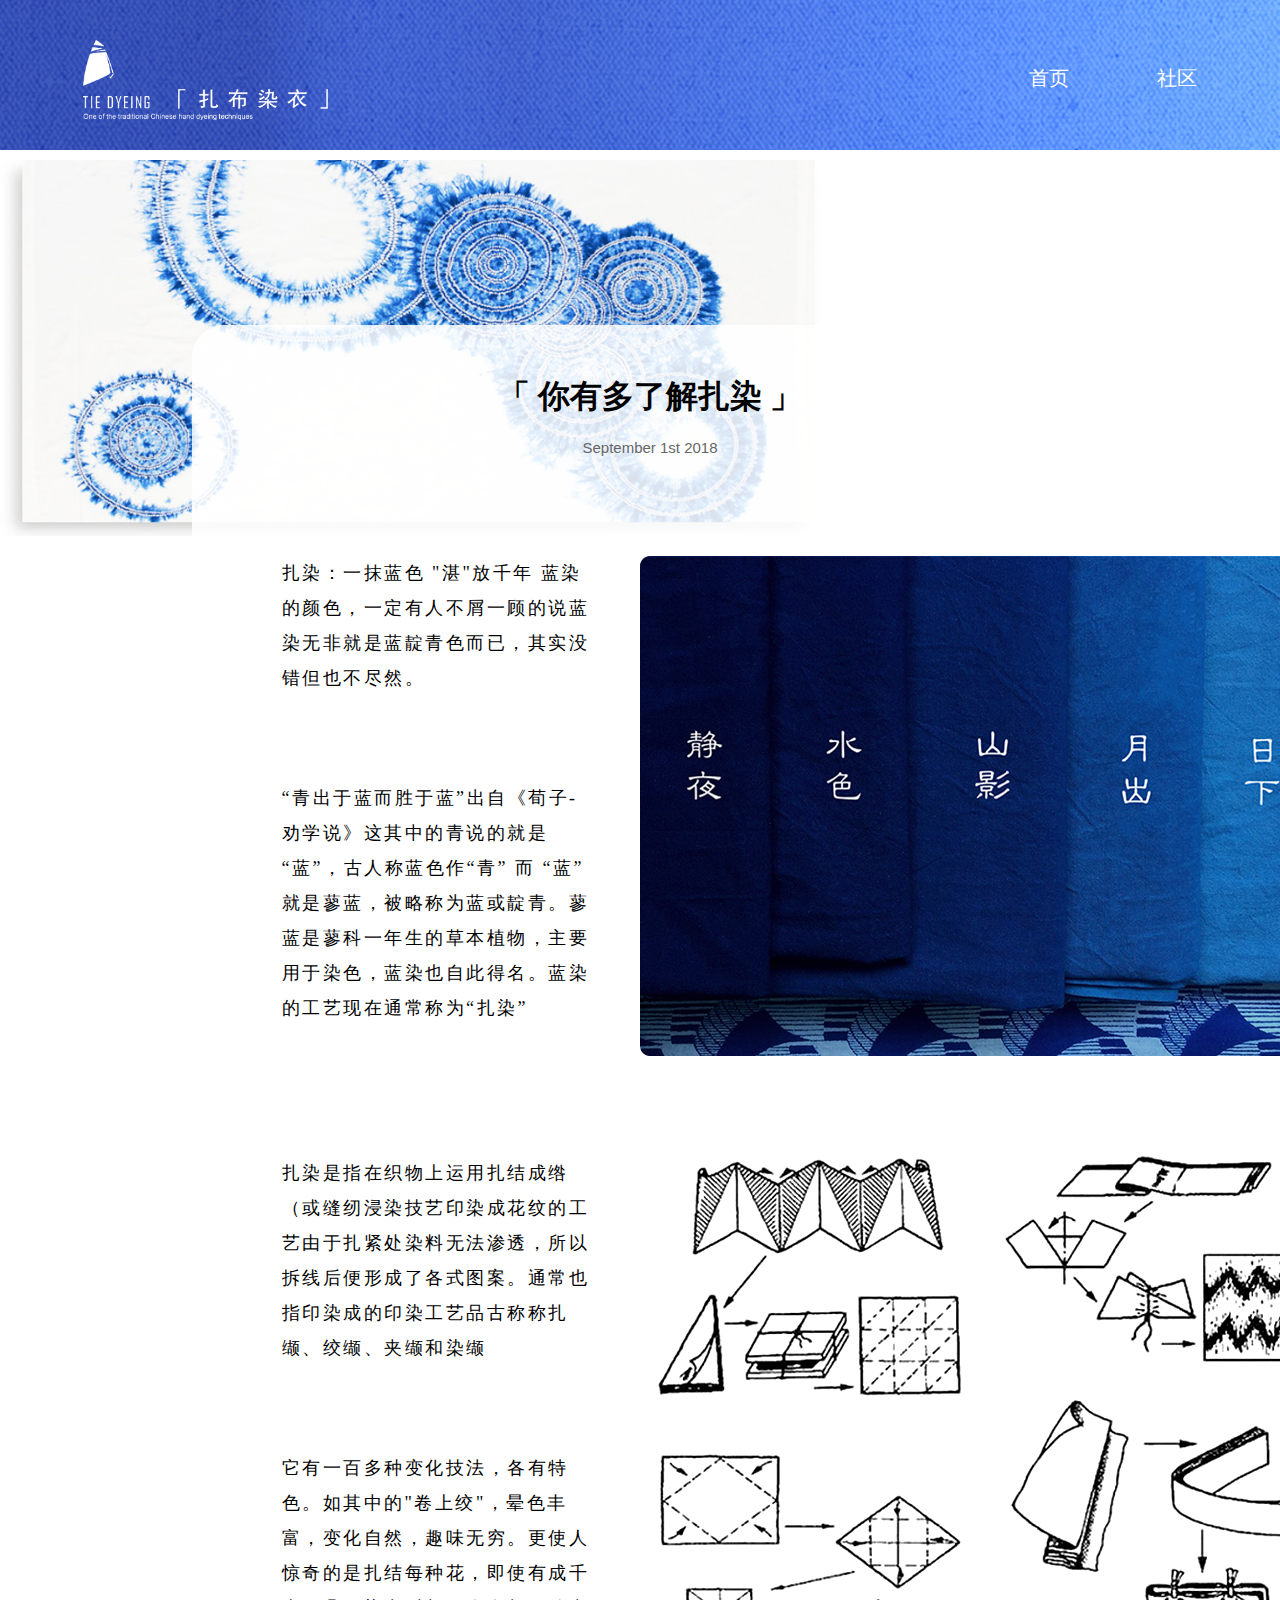
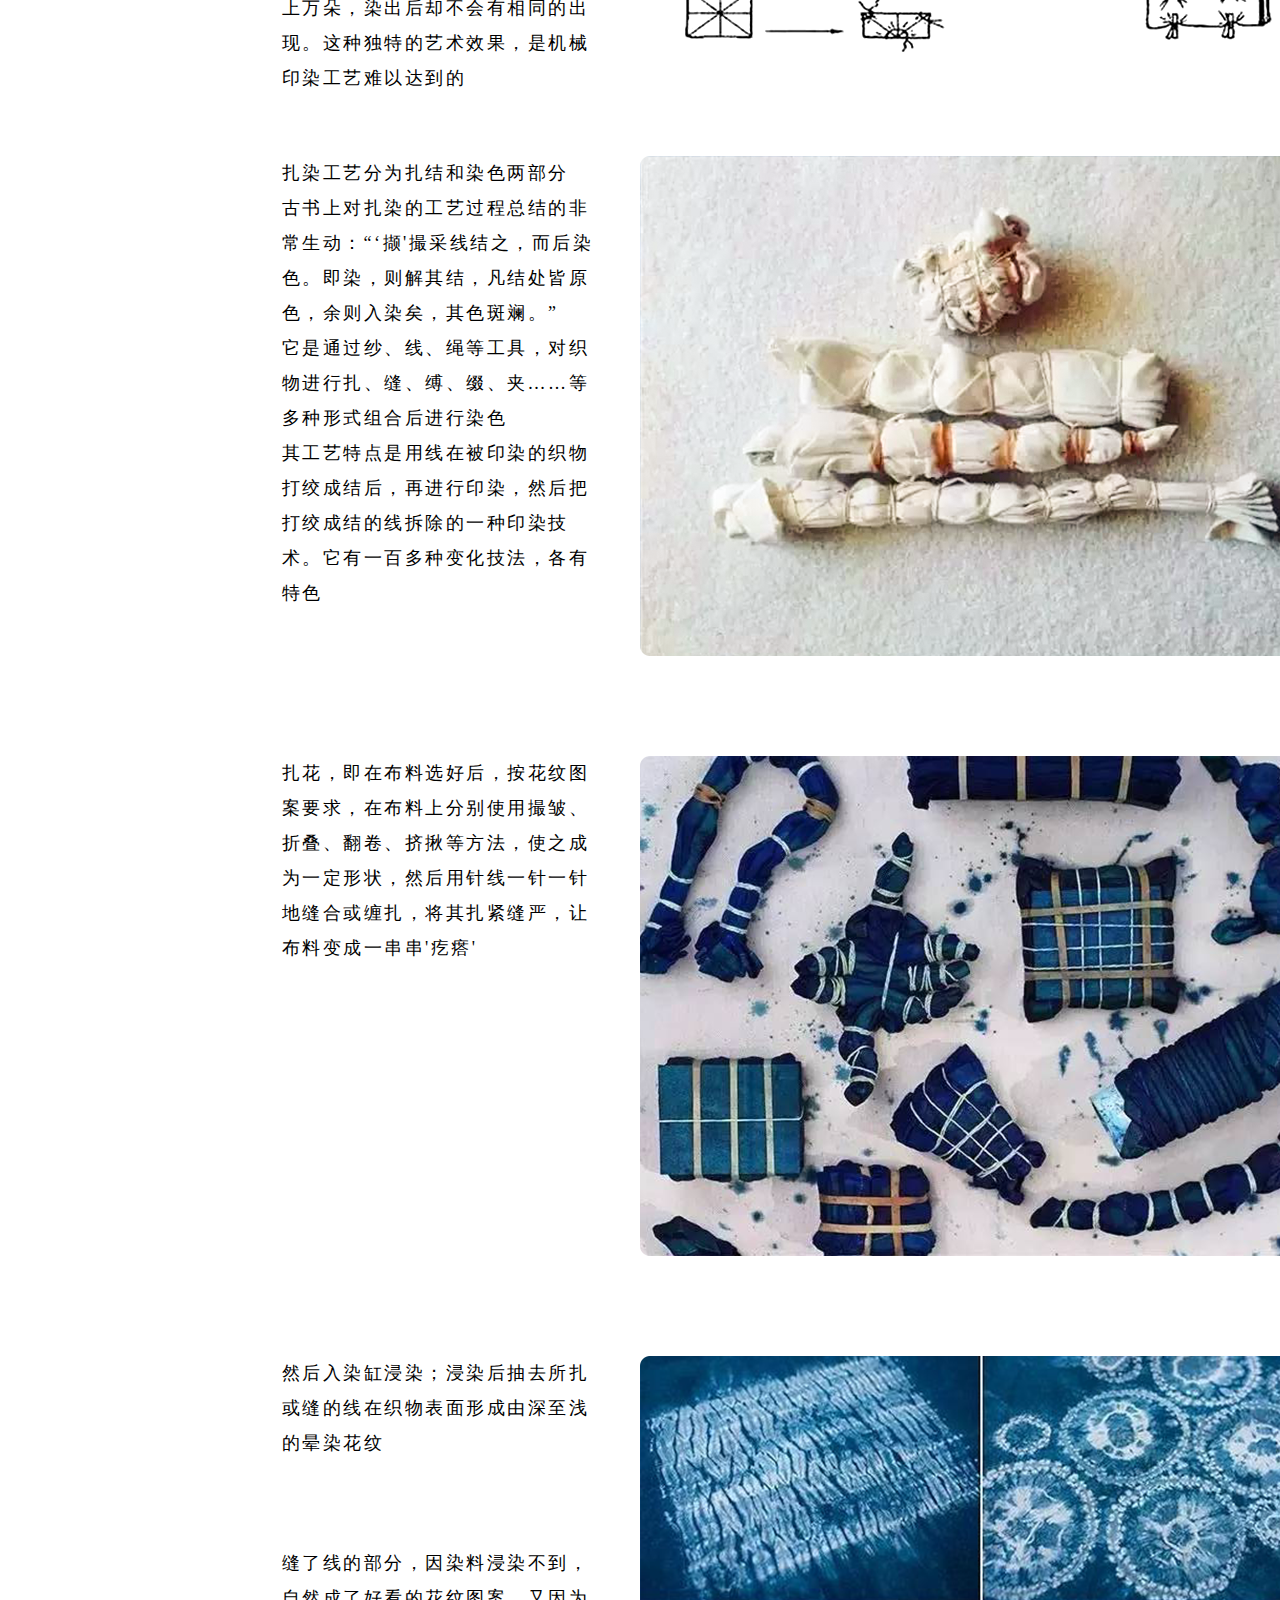
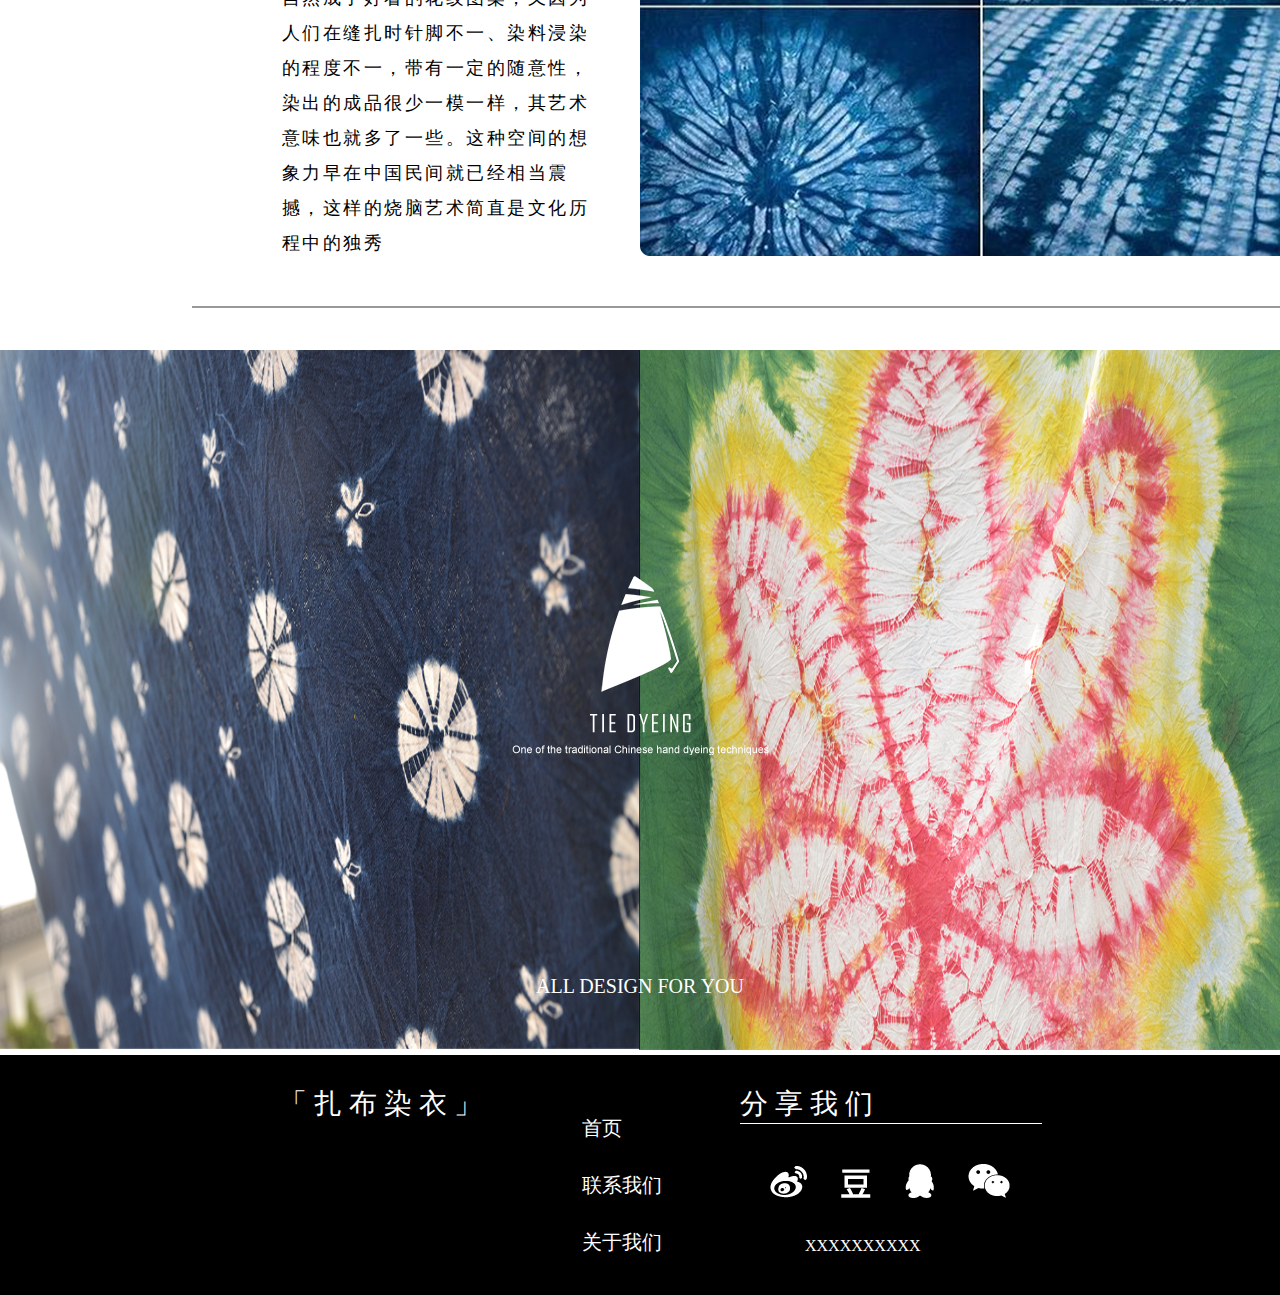
<file: blog3.html>
<!DOCTYPE html>
<html lang="zh">

<head>
    <meta charset="UTF-8">
    <title>扎染社区 | 「 你有多了解扎染 」</title>
    <link rel="stylesheet" type="text/css" href="css/blog3.css">
    <link rel="stylesheet" href="https://use.fontawesome.com/releases/v5.3.1/css/all.css" integrity="sha384-mzrmE5qonljUremFsqc01SB46JvROS7bZs3IO2EmfFsd15uHvIt+Y8vEf7N7fWAU" crossorigin="anonymous">

</head>

<body>
    <div id="header">
        <img id="h-1-1" src="img2/banner.png" />
        <div class="h-1-2">
            <img src="img2/logo.png">
        </div>
        <div class="h-1-3">
            <div class="link-1">
                <a href="index.html#page1" class="demo">
                    <i class="fas fa-home"></i>
                    <span class="thin">首页</span>
                </a>
            </div>
            &nbsp; &nbsp;&nbsp;&nbsp;&nbsp;&nbsp;&nbsp; &nbsp;&nbsp;&nbsp;&nbsp;&nbsp;&nbsp; &nbsp;&nbsp;&nbsp;&nbsp;&nbsp;&nbsp;
            <div class="link-1">
                <a href="news.html" class="demo">
                    <i class="fas fa-comment"></i>
                    <span class="thin">社区</span>
                </a>
            </div>
        </div>
    </div>



    <div class="content" style="position: relative;">
        <div class="topimg">
            <img src="img5/画板 2.png">
        </div>

        <div class="backcolor">
        </div>
        <div class="main">
            <div class="title" align=center>
                <h1>「 你有多了解扎染 」</h1>
            </div>

            <div class="date" align=center>
                <p>September 1st 2018 </p>
            </div>

            <div style="padding-top: 100px;"></div>
            <div>
                <div style="display: flex; position: relative;">
                    <div class="word">

                        <span>扎染：一抹蓝色 "湛"放千年 蓝染的颜色，一定有人不屑一顾的说蓝染无非就是蓝靛青色而已，其实没错但也不尽然。</span>

                        <span class="spanmargin">“青出于蓝而胜于蓝”出自《荀子-劝学说》这其中的青说的就是“蓝”，古人称蓝色作“青” 而 “蓝”就是蓼蓝，被略称为蓝或靛青。蓼蓝是蓼科一年生的草本植物，主要用于染色，蓝染也自此得名。蓝染的工艺现在通常称为“扎染”</span>

                    </div>

                    <img class="pic" src="img5/画板 1.png">
                </div>
            </div>

            <div style="padding-top: 100px;"></div>
            <div>
                <div style="display: flex; position: relative;">
                    <div class="word">

                        <span>扎染是指在织物上运用扎结成绺（或缝纫浸染技艺印染成花纹的工艺由于扎紧处染料无法渗透，所以拆线后便形成了各式图案。通常也指印染成的印染工艺品古称称扎缬、绞缬、夹缬和染缬</span>

                        <span class="spanmargin">它有一百多种变化技法，各有特色。如其中的"卷上绞"，晕色丰富，变化自然，趣味无穷。更使人惊奇的是扎结每种花，即使有成千上万朵，染出后却不会有相同的出现。这种独特的艺术效果，是机械印染工艺难以达到的</span>

                    </div>

                    <img class="pic" src="img5/画板 1 拷贝 4.png">
                </div>
            </div>


            <div style="padding-top: 100px;"></div>
            <div>
                <div style="display: flex; position: relative;">
                    <div class="word">

                        <span>扎染工艺分为扎结和染色两部分<br/>古书上对扎染的工艺过程总结的非常生动：“‘撷'撮采线结之，而后染色。即染，则解其结，凡结处皆原色，余则入染矣，其色斑斓。”<br/>它是通过纱、线、绳等工具，对织物进行扎、缝、缚、缀、夹……等多种形式组合后进行染色<br/>其工艺特点是用线在被印染的织物打绞成结后，再进行印染，然后把打绞成结的线拆除的一种印染技术。它有一百多种变化技法，各有特色</span>



                    </div>

                    <img class="pic" src="img5/画板 1 拷贝 5.png">
                </div>
            </div>


            <div style="padding-top: 100px;"></div>
            <div>
                <div style="display: flex; position: relative;">
                    <div class="word">

                        <span>扎花，即在布料选好后，按花纹图案要求，在布料上分别使用撮皱、折叠、翻卷、挤揪等方法，使之成为一定形状，然后用针线一针一针地缝合或缠扎，将其扎紧缝严，让布料变成一串串'疙瘩'</span>


                    </div>

                    <img class="pic" src="img5/画板 1 拷贝 6.png">
                </div>
            </div>


            <div style="padding-top: 100px;"></div>
            <div>
                <div style="display: flex; position: relative;">
                    <div class="word">

                        <span>然后入染缸浸染；浸染后抽去所扎或缝的线在织物表面形成由深至浅的晕染花纹</span>

                        <span class="spanmargin">缝了线的部分，因染料浸染不到，自然成了好看的花纹图案，又因为人们在缝扎时针脚不一、染料浸染的程度不一，带有一定的随意性，染出的成品很少一模一样，其艺术意味也就多了一些。这种空间的想象力早在中国民间就已经相当震撼，这样的烧脑艺术简直是文化历程中的独秀</span>
                    </div>

                    <img class="pic" src="img5/画板 1 拷贝 7.png">
                </div>
            </div>


            <div class=c-f>
                <hr class="hr3" />
            </div>

        </div>
    </div>




    <div>
        <div class="f-1">
            <img class="f-1-1" src="img2/footer img.png" />
            <img class="f-1-2" src="img2/footer white.png" />
            <p class="f-1-3"> ALL DESIGN FOR YOU</p>
        </div>
    </div>

    <div style="padding-top:5px;"></div>

    <div class="f-2">
        <div class="fleft">
            <div>
                <span class="f-2-1">「 扎 布 染 衣 」</span>
            </div>
            <div>
                <a href="#">
                    <p class="f-2-2">首页</p>
                </a>
                <a href="#">
                    <p class="f-2-2">联系我们</p>
                </a>
                <a href="#">
                    <p class="f-2-2">关于我们</p>
                </a>
            </div>
        </div>
        <div class="fright">
            <div>
                <span class="f-2-1">分 享 我 们</span>
                <HR align=center width=300 color=#fff SIZE=1>
            </div>
            <div class="icon">
                <a href="#"><img src="img/u44.png"></a>
                <a href="#"><img src="img/u46.png"></a>
                <a href="#"><img src="img/u48.png"></a>
                <a href="#"><img src="img/u50.png"></a>
            </div>
            <div class="beianhao">
                <a href="http://www.miitbeian.gov.cn"><span>XXXXXXXXXX</span></a>
            </div>
        </div>
</body>

</html>
</file>
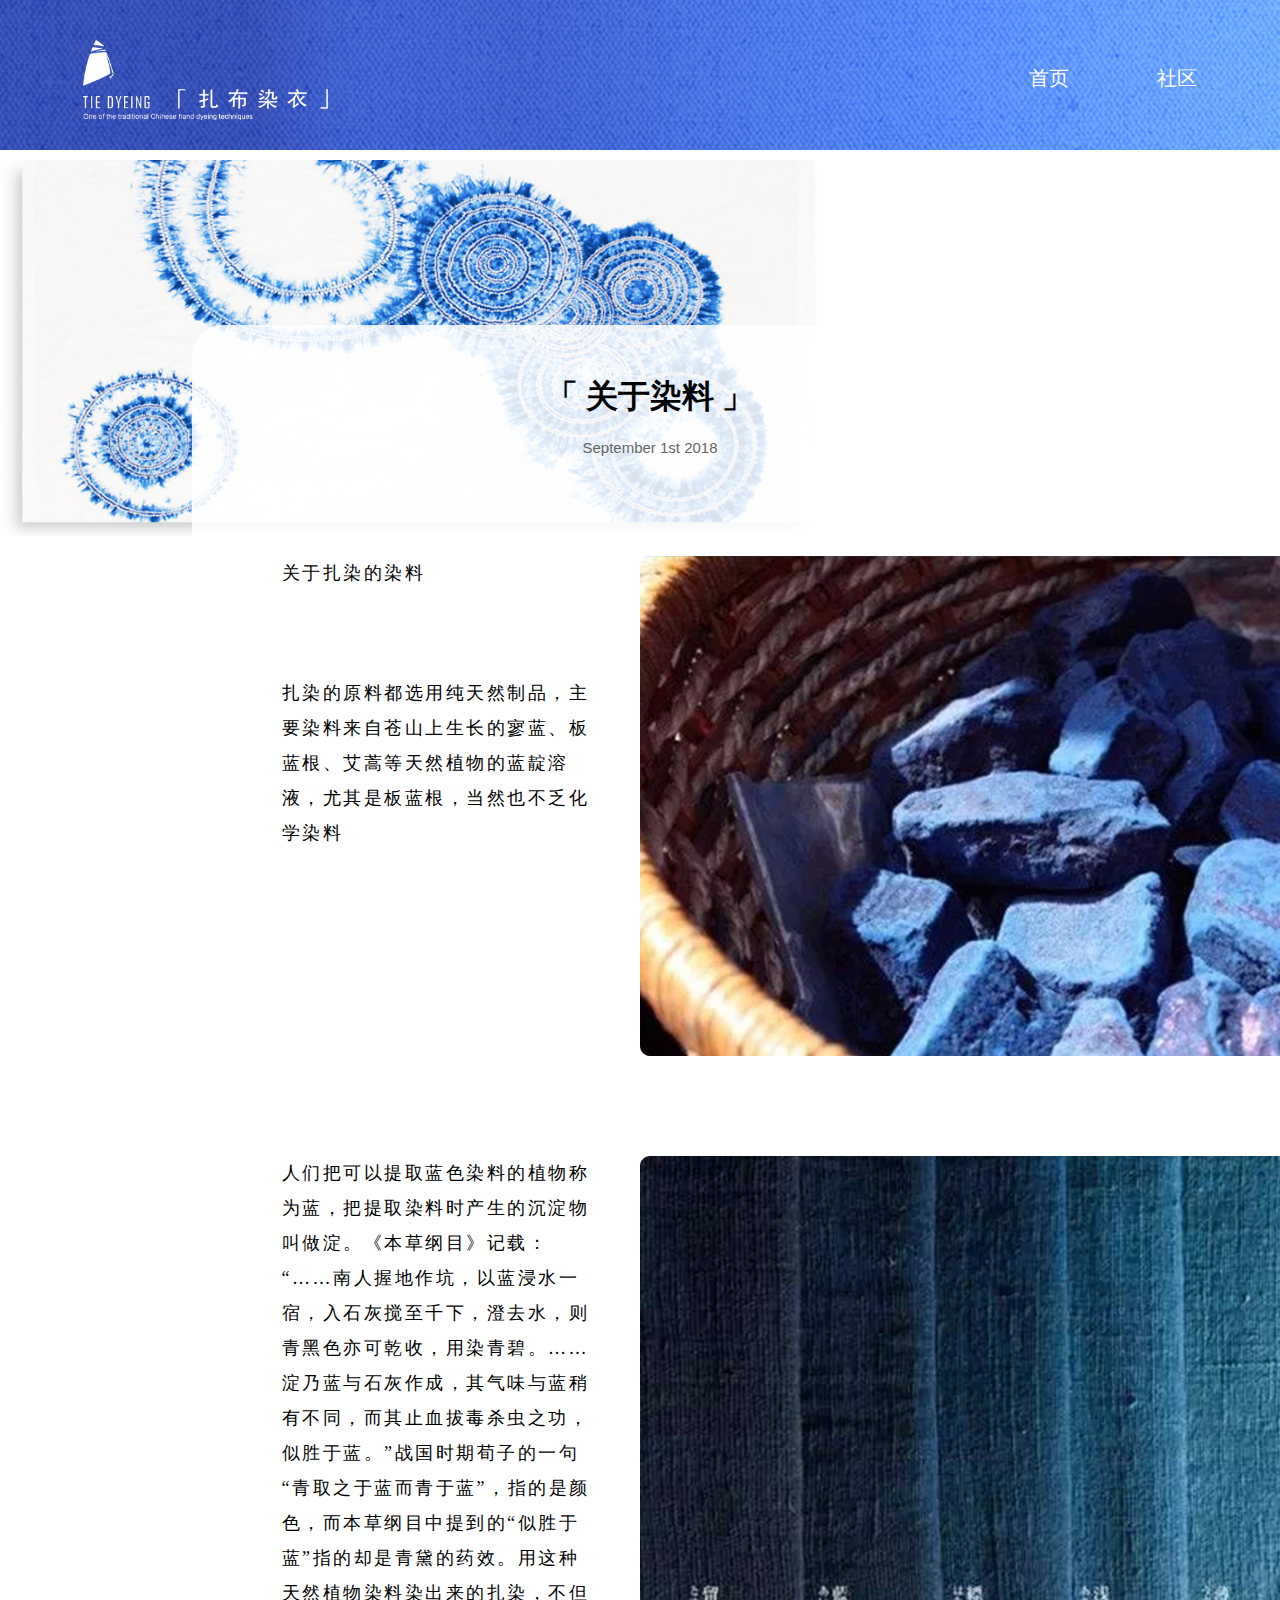
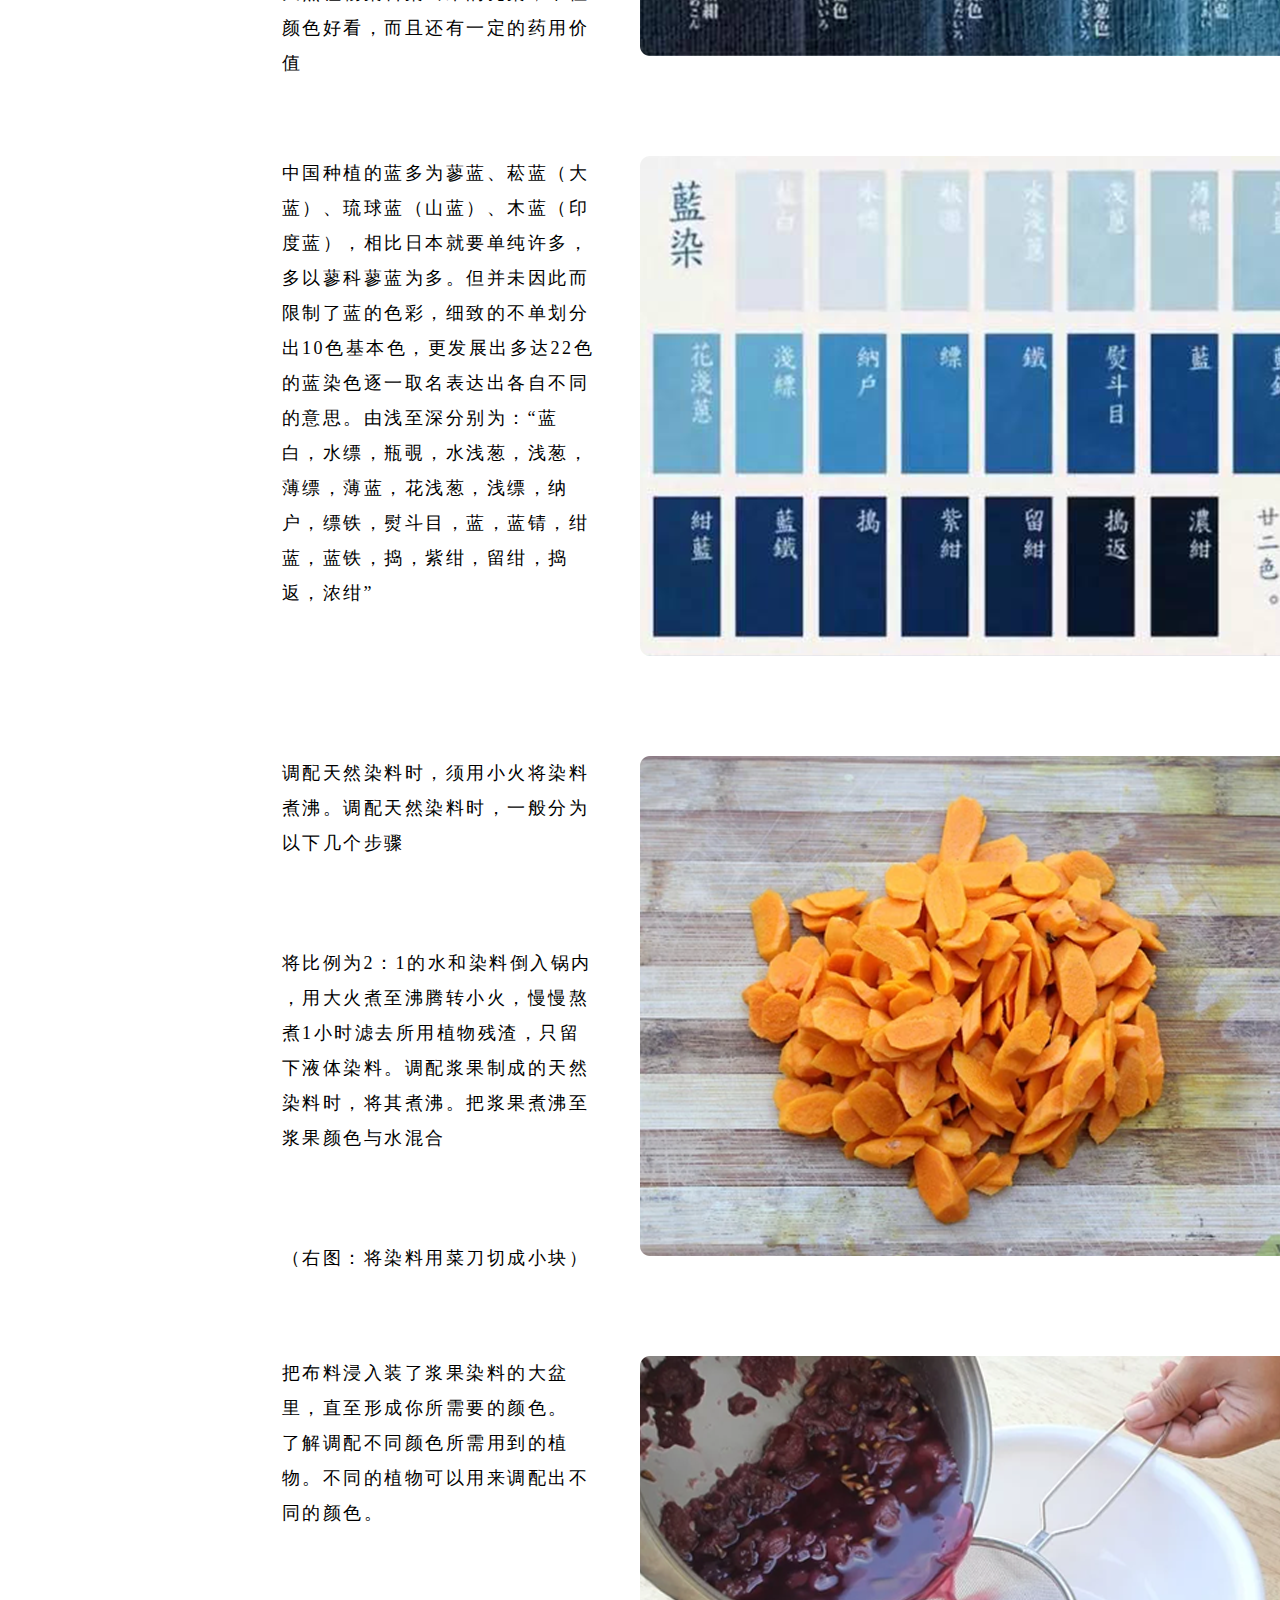
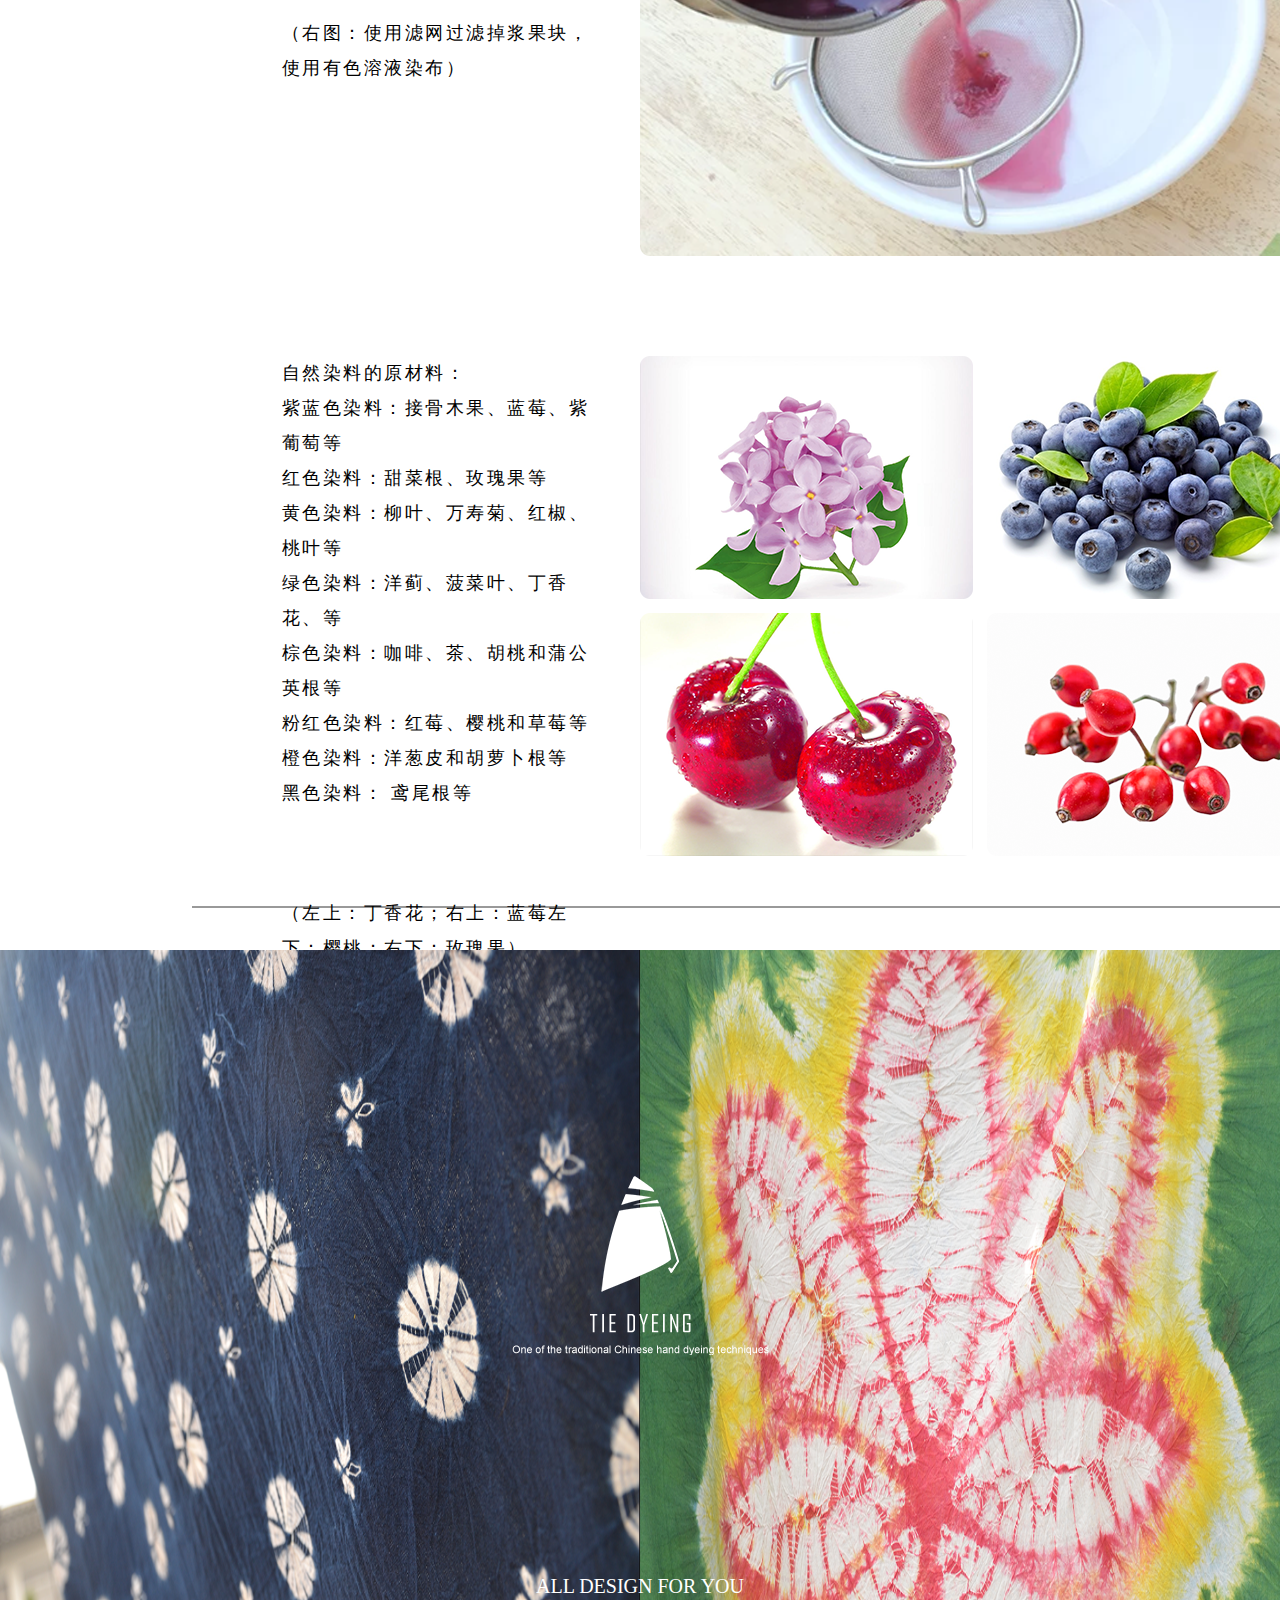
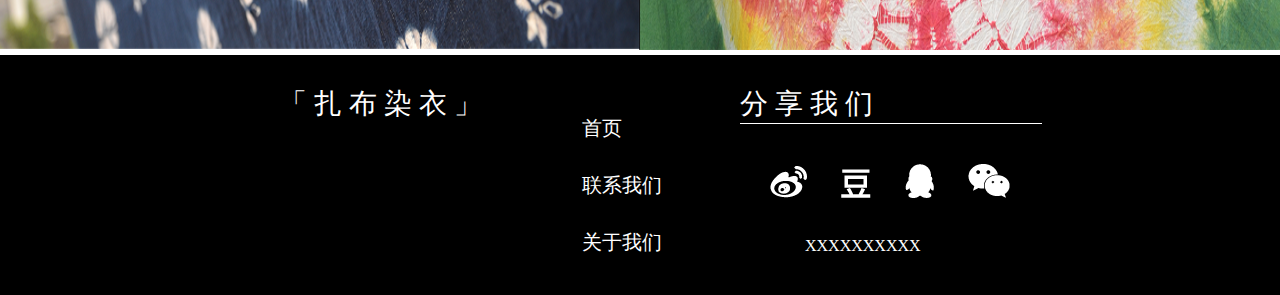
<file: blog4.html>
<!DOCTYPE html>
<html lang="zh">

<head>
    <meta charset="UTF-8">
    <title>扎染社区 | 「 关于染料 」 </title>
    <link rel="stylesheet" type="text/css" href="css/blog4.css">
    <link rel="stylesheet" href="https://use.fontawesome.com/releases/v5.3.1/css/all.css" integrity="sha384-mzrmE5qonljUremFsqc01SB46JvROS7bZs3IO2EmfFsd15uHvIt+Y8vEf7N7fWAU" crossorigin="anonymous">

</head>

<body>
    <div id="header">
        <img id="h-1-1" src="img2/banner.png" />
        <div class="h-1-2">
            <img src="img2/logo.png">
        </div>
        <div class="h-1-3">
            <div class="link-1">
                <a href="index.html#page1" class="demo">
                    <i class="fas fa-home"></i>
                    <span class="thin">首页</span>
                </a>
            </div>
            &nbsp; &nbsp;&nbsp;&nbsp;&nbsp;&nbsp;&nbsp; &nbsp;&nbsp;&nbsp;&nbsp;&nbsp;&nbsp; &nbsp;&nbsp;&nbsp;&nbsp;&nbsp;&nbsp;
            <div class="link-1">
                <a href="news.html" class="demo">
                    <i class="fas fa-comment"></i>
                    <span class="thin">社区</span>
                </a>
            </div>
        </div>
    </div>



    <div class="content" style="position: relative;">
        <div class="topimg">
            <img src="img5/画板 2.png">
        </div>

        <div class="backcolor">
        </div>
        <div class="main">
            <div class="title" align=center>
                <h1>「 关于染料 」</h1>
            </div>

            <div class="date" align=center>
                <p>September 1st 2018 </p>
            </div>

            <div style="padding-top: 100px;"></div>
            <div>
                <div style="display: flex; position: relative;">
                    <div class="word">

                        <span>关于扎染的染料</span>

                        <span class="spanmargin">扎染的原料都选用纯天然制品，主要染料来自苍山上生长的寥蓝、板蓝根、艾蒿等天然植物的蓝靛溶液，尤其是板蓝根，当然也不乏化学染料</span>

                    </div>

                    <img class="pic" src="img6/画板 1.png">
                </div>
            </div>

            <div style="padding-top: 100px;"></div>
            <div>
                <div style="display: flex; position: relative;">
                    <div class="word">

                        <span>人们把可以提取蓝色染料的植物称为蓝，把提取染料时产生的沉淀物叫做淀。《本草纲目》记载：“……南人握地作坑，以蓝浸水一宿，入石灰搅至千下，澄去水，则青黑色亦可乾收，用染青碧。……淀乃蓝与石灰作成，其气味与蓝稍有不同，而其止血拔毒杀虫之功，似胜于蓝。”战国时期荀子的一句“青取之于蓝而青于蓝”，指的是颜色，而本草纲目中提到的“似胜于蓝”指的却是青黛的药效。用这种天然植物染料染出来的扎染，不但颜色好看，而且还有一定的药用价值</span>

                    </div>

                    <img class="pic" src="img6/画板 1 拷贝 4.png">
                </div>
            </div>


            <div style="padding-top: 100px;"></div>
            <div>
                <div style="display: flex; position: relative;">
                    <div class="word">

                        <span>中国种植的蓝多为蓼蓝、菘蓝（大蓝）、琉球蓝（山蓝）、木蓝（印度蓝），相比日本就要单纯许多，多以蓼科蓼蓝为多。但并未因此而限制了蓝的色彩，细致的不单划分出10色基本色，更发展出多达22色的蓝染色逐一取名表达出各自不同的意思。由浅至深分别为：“蓝白，水缥，瓶覗，水浅葱，浅葱，薄缥，薄蓝，花浅葱，浅缥，纳户，缥铁，熨斗目，蓝，蓝锖，绀蓝，蓝铁，捣，紫绀，留绀，捣返，浓绀”</span>


                    </div>

                    <img class="pic" src="img6/画板 1 拷贝 5-1.png">
                </div>
            </div>


            <div style="padding-top: 100px;"></div>
            <div>
                <div style="display: flex; position: relative;">
                    <div class="word">

                        <span>调配天然染料时，须用小火将染料煮沸。调配天然染料时，一般分为以下几个步骤</span>

                        <span class="spanmargin">将比例为2：1的水和染料倒入锅内 ，用大火煮至沸腾转小火，慢慢熬煮1小时滤去所用植物残渣，只留下液体染料。调配浆果制成的天然染料时，将其煮沸。把浆果煮沸至浆果颜色与水混合</span>

                        <span class="spanmargin">（右图：将染料用菜刀切成小块）</span>

                    </div>

                    <img class="pic" src="img6/画板 1 拷贝 6.png">
                </div>
            </div>


            <div style="padding-top: 100px;"></div>
            <div>
                <div style="display: flex; position: relative;">
                    <div class="word">

                        <span>把布料浸入装了浆果染料的大盆里，直至形成你所需要的颜色。<br/>了解调配不同颜色所需用到的植物。不同的植物可以用来调配出不同的颜色。</span>

                        <span class="spanmargin">（右图：使用滤网过滤掉浆果块，使用有色溶液染布）</span>
                    </div>

                    <img class="pic" src="img6/画板 1 拷贝 7.png">
                </div>
            </div>





            <div style="padding-top: 100px;"></div>
            <div>
                <div style="display: flex; position: relative;">
                    <div class="word">

                        <span>自然染料的原材料：<br/>紫蓝色染料：接骨木果、蓝莓、紫葡萄等<br/>红色染料：甜菜根、玫瑰果等<br/>黄色染料：柳叶、万寿菊、红椒、桃叶等<br/>绿色染料：洋蓟、菠菜叶、丁香花、等<br/>棕色染料：咖啡、茶、胡桃和蒲公英根等<br/>粉红色染料：红莓、樱桃和草莓等<br/>橙色染料：洋葱皮和胡萝卜根等<br/>黑色染料： 鸢尾根等</span>

                        <span class="spanmargin">（左上：丁香花；右上：蓝莓左下：樱桃；右下：玫瑰果）</span>
                    </div>

                    <img class="pic" src="img6/画板 1 拷贝 8.png">
                </div>
            </div>




            <div class=c-f>
                <hr class="hr3" />
            </div>

        </div>
    </div>




    <div>
        <div class="f-1">
            <img class="f-1-1" src="img2/footer img.png" />
            <img class="f-1-2" src="img2/footer white.png" />
            <p class="f-1-3"> ALL DESIGN FOR YOU</p>
        </div>
    </div>

    <div style="padding-top:5px;"></div>

    <div class="f-2">
        <div class="fleft">
            <div>
                <span class="f-2-1">「 扎 布 染 衣 」</span>
            </div>
            <div>
                <a href="#">
                    <p class="f-2-2">首页</p>
                </a>
                <a href="#">
                    <p class="f-2-2">联系我们</p>
                </a>
                <a href="#">
                    <p class="f-2-2">关于我们</p>
                </a>
            </div>
        </div>
        <div class="fright">
            <div>
                <span class="f-2-1">分 享 我 们</span>
                <HR align=center width=300 color=#fff SIZE=1>
            </div>
            <div class="icon">
                <a href="#"><img src="img/u44.png"></a>
                <a href="#"><img src="img/u46.png"></a>
                <a href="#"><img src="img/u48.png"></a>
                <a href="#"><img src="img/u50.png"></a>
            </div>
            <div class="beianhao">
                <a href="http://www.miitbeian.gov.cn"><span>XXXXXXXXXX</span></a>
            </div>
        </div>
</body>

</html>
</file>
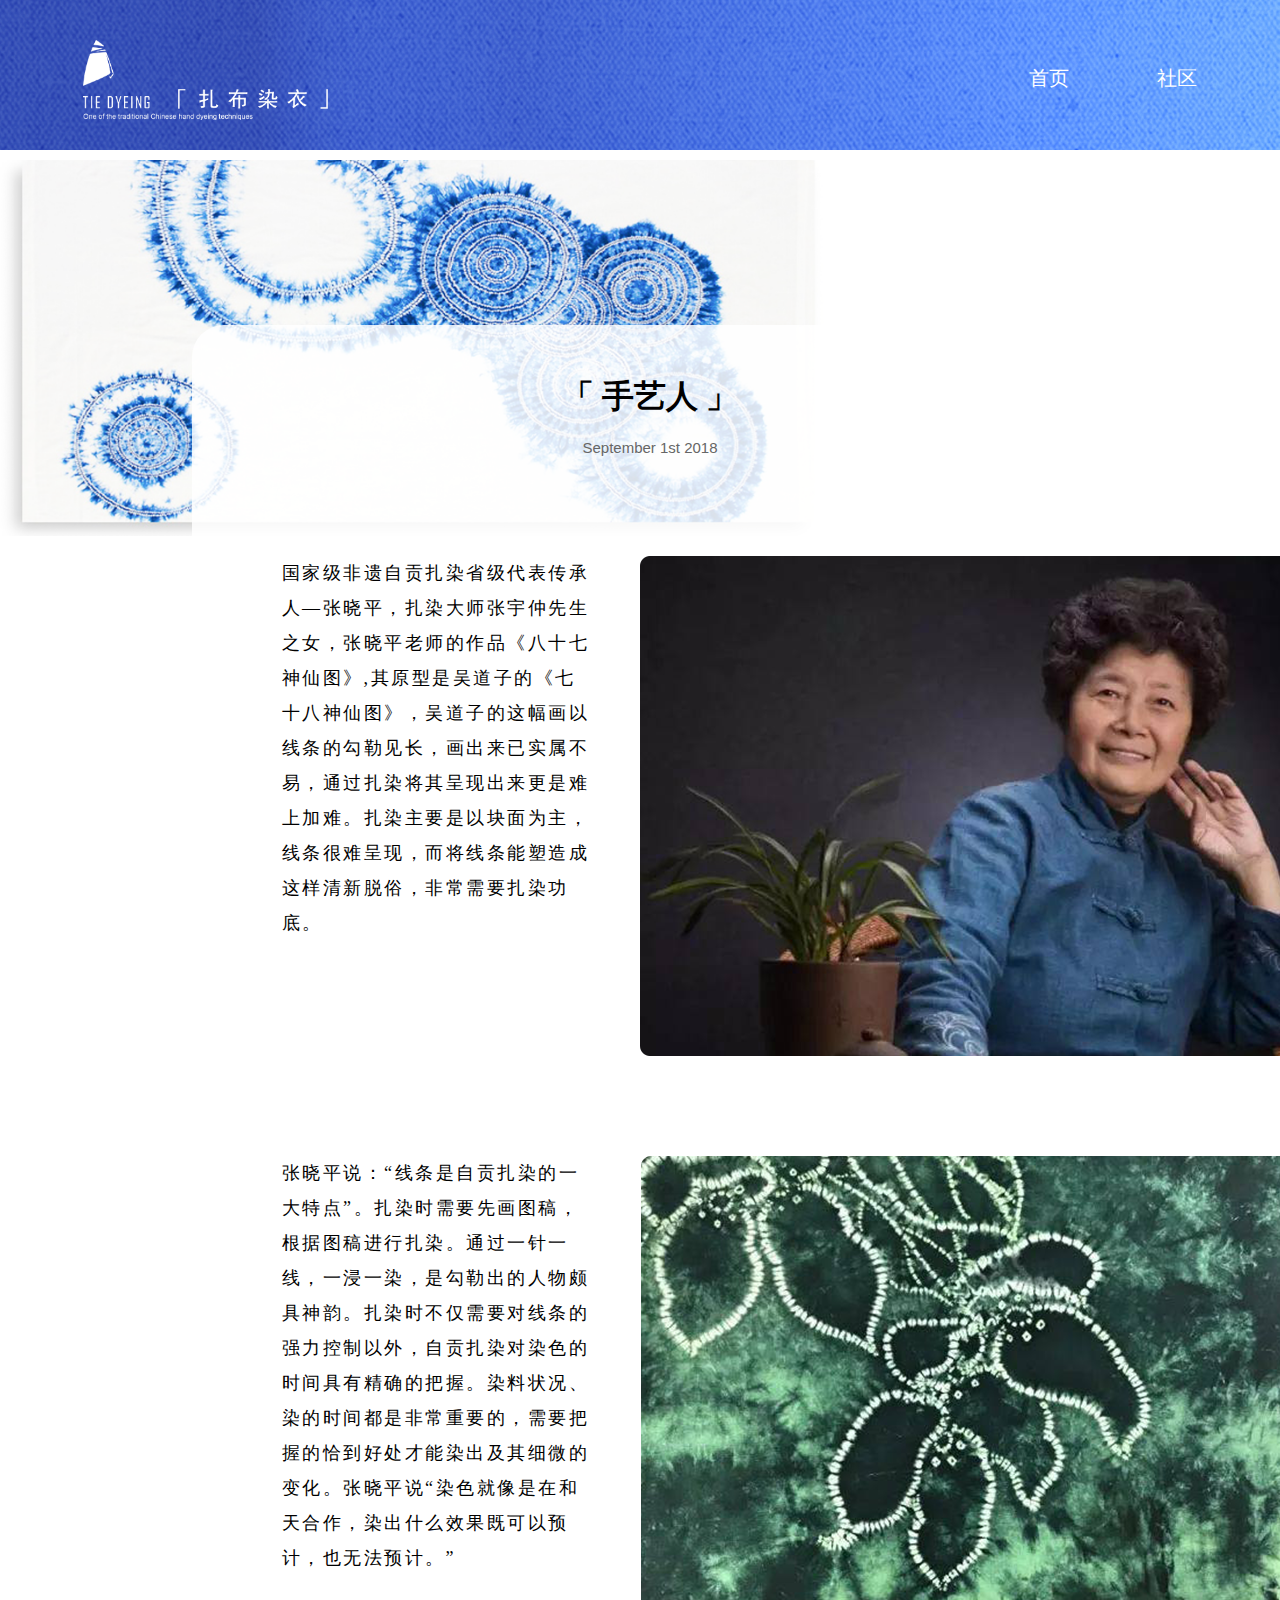
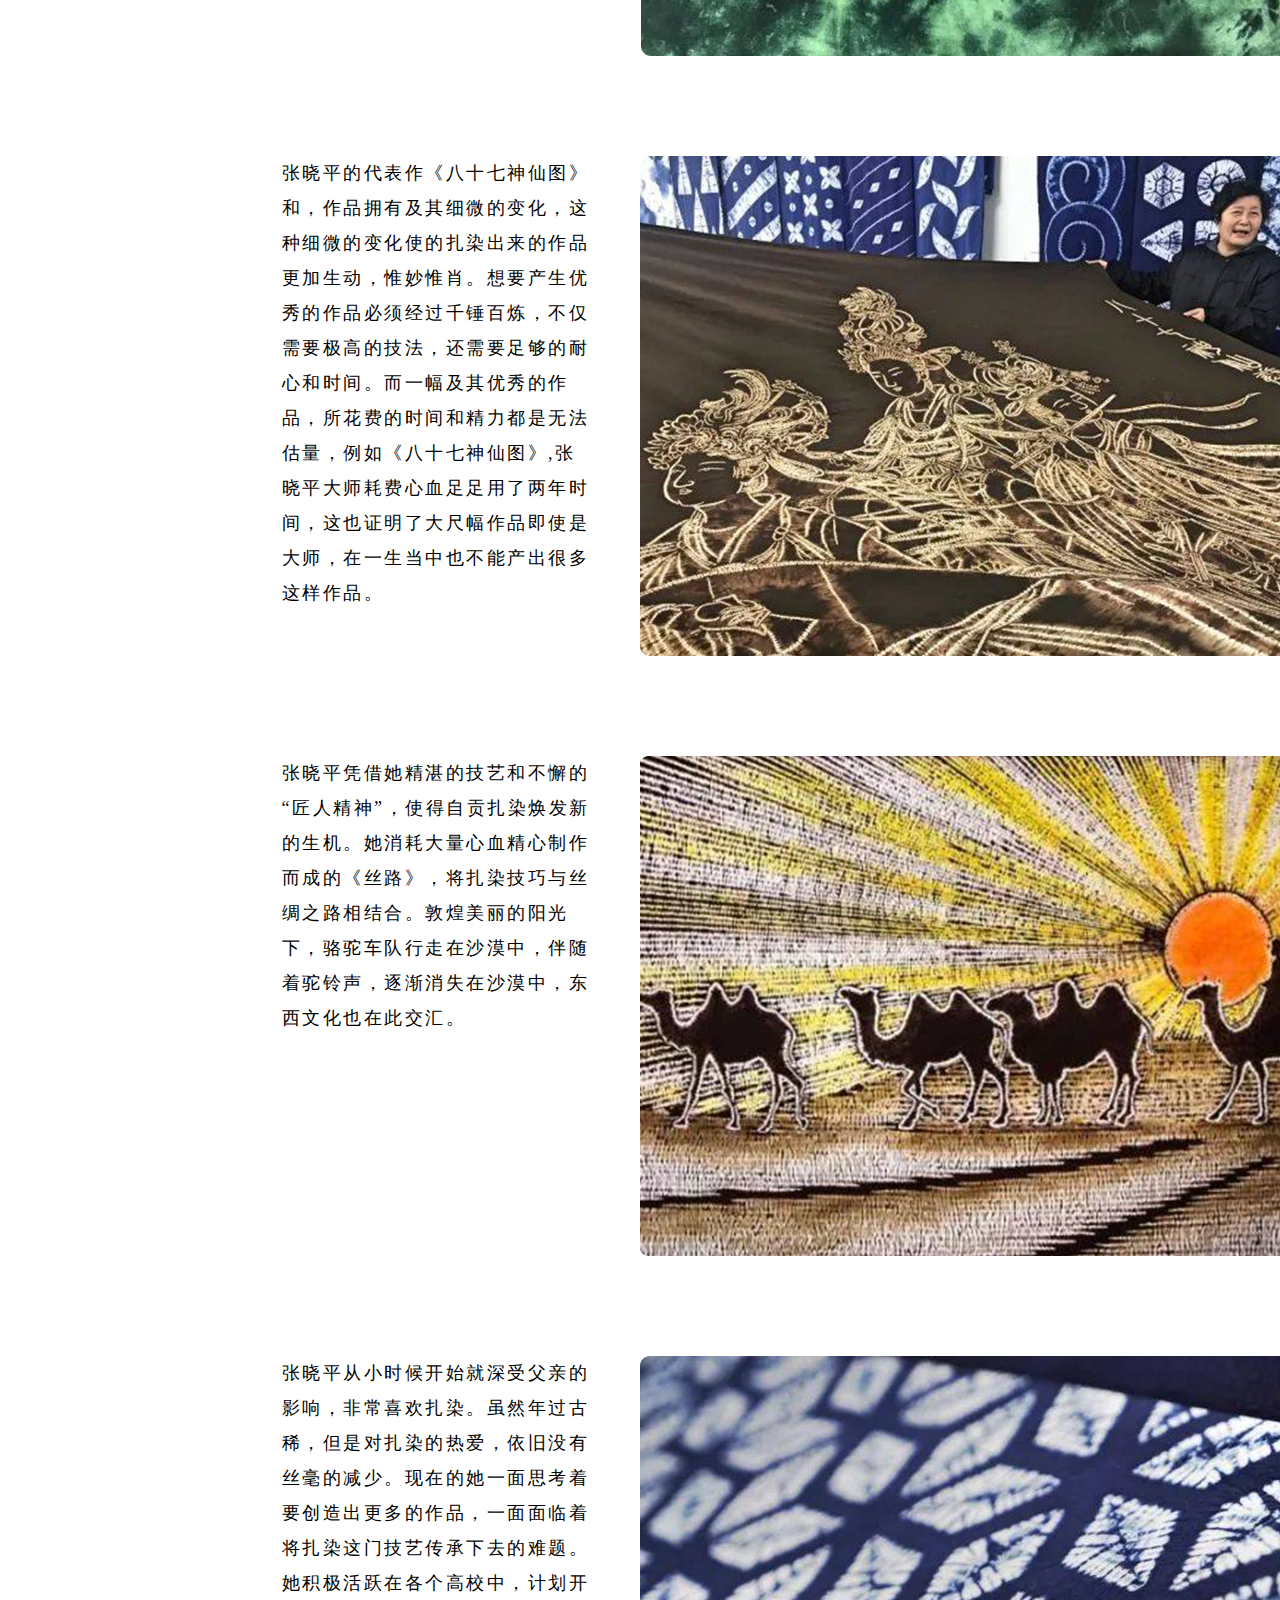
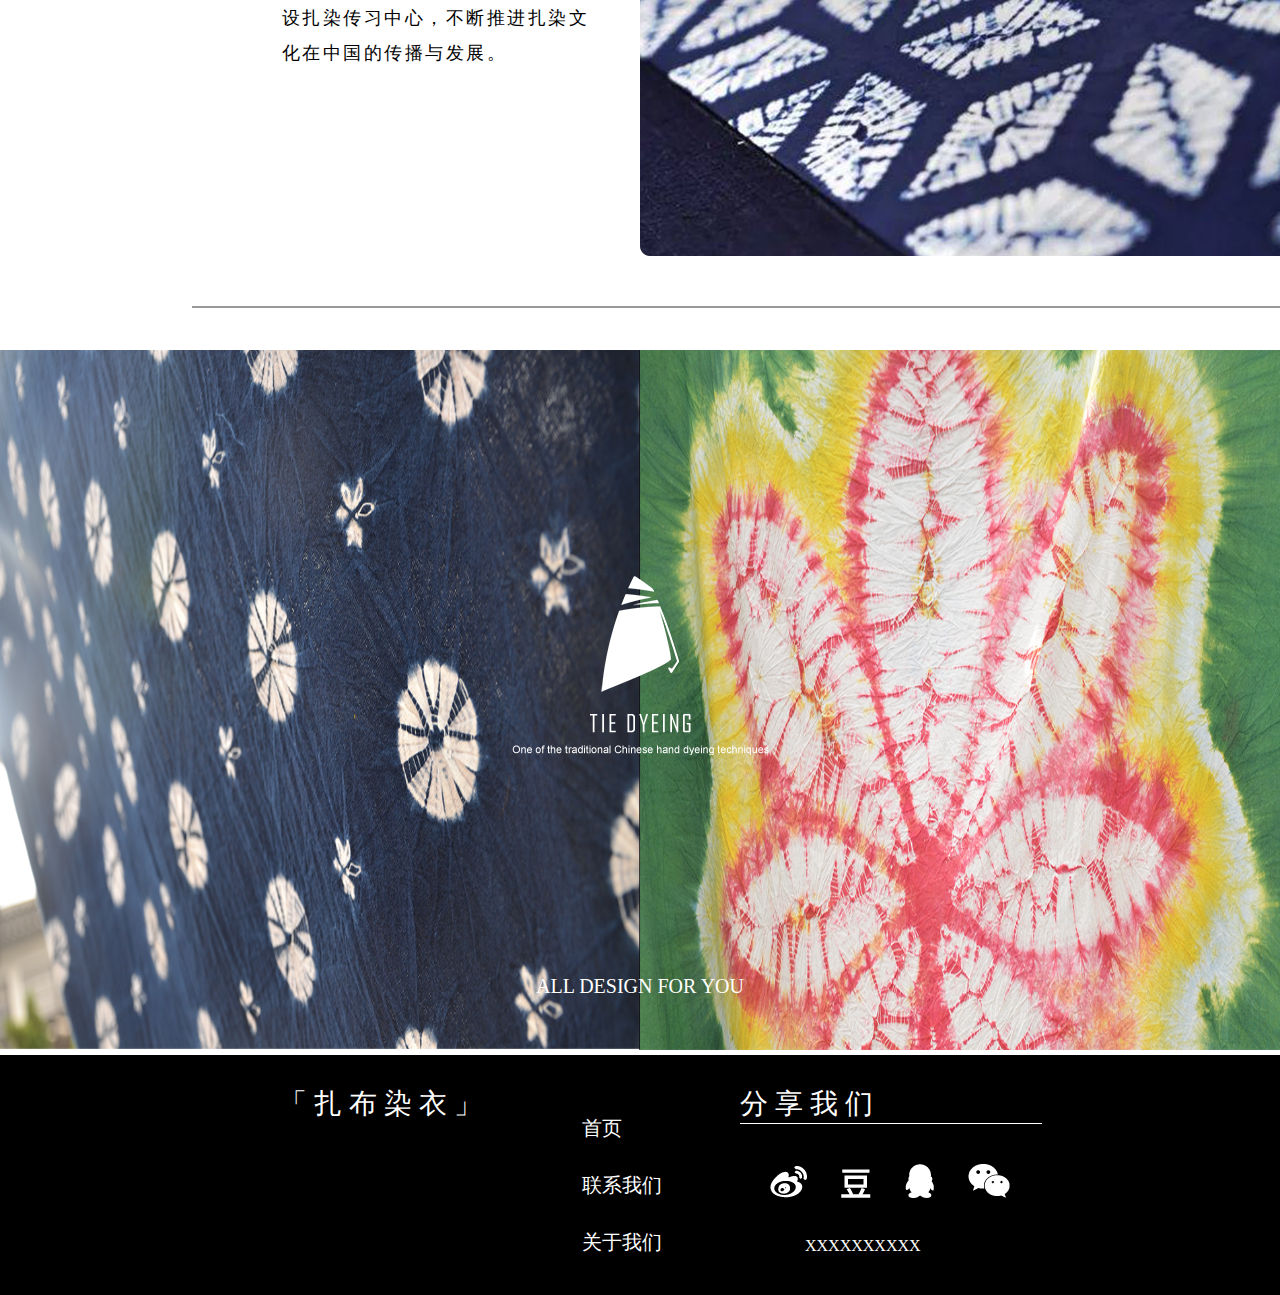
<file: blog5.html>
<!DOCTYPE html>
<html lang="zh">

<head>
    <meta charset="UTF-8">
    <title>扎染社区 | blog5</title>
    <link rel="stylesheet" type="text/css" href="css/blog5.css">
    <link rel="stylesheet" href="https://use.fontawesome.com/releases/v5.3.1/css/all.css" integrity="sha384-mzrmE5qonljUremFsqc01SB46JvROS7bZs3IO2EmfFsd15uHvIt+Y8vEf7N7fWAU" crossorigin="anonymous">

</head>

<body>
    <div id="header">
        <img id="h-1-1" src="img2/banner.png" />
        <div class="h-1-2">
            <img src="img2/logo.png">
        </div>
        <div class="h-1-3">
            <div class="link-1">
                <a href="index.html#page1" class="demo">
                    <i class="fas fa-home"></i>
                    <span class="thin">首页</span>
                </a>
            </div>
            &nbsp; &nbsp;&nbsp;&nbsp;&nbsp;&nbsp;&nbsp; &nbsp;&nbsp;&nbsp;&nbsp;&nbsp;&nbsp; &nbsp;&nbsp;&nbsp;&nbsp;&nbsp;&nbsp;
            <div class="link-1">
                <a href="news.html" class="demo">
                    <i class="fas fa-comment"></i>
                    <span class="thin">社区</span>
                </a>
            </div>
        </div>
    </div>



    <div class="content" style="position: relative;">
        <div class="topimg">
            <img src="img5/画板 2.png">
        </div>

        <div class="backcolor">
        </div>
        <div class="main">
            <div class="title" align=center>
                <h1>「 手艺人 」</h1>
            </div>

            <div class="date" align=center>
                <p>September 1st 2018 </p>
            </div>

            <div style="padding-top: 100px;"></div>
            <div>
                <div style="display: flex; position: relative;">
                    <div class="word">

                        <span>国家级非遗自贡扎染省级代表传承人—张晓平，扎染大师张宇仲先生之女，张晓平老师的作品《八十七神仙图》,其原型是吴道子的《七十八神仙图》，吴道子的这幅画以线条的勾勒见长，画出来已实属不易，通过扎染将其呈现出来更是难上加难。扎染主要是以块面为主，线条很难呈现，而将线条能塑造成这样清新脱俗，非常需要扎染功底。  </span>


                    </div>

                    <img class="pic" src="img11/画板 1.png">
                </div>
            </div>

            <div style="padding-top: 100px;"></div>
            <div>
                <div style="display: flex; position: relative;">
                    <div class="word">
                        <span>张晓平说：“线条是自贡扎染的一大特点”。扎染时需要先画图稿，根据图稿进行扎染。通过一针一线，一浸一染，是勾勒出的人物颇具神韵。扎染时不仅需要对线条的强力控制以外，自贡扎染对染色的时间具有精确的把握。染料状况、染的时间都是非常重要的，需要把握的恰到好处才能染出及其细微的变化。张晓平说“染色就像是在和天合作，染出什么效果既可以预计，也无法预计。”</span>
                    </div>

                    <img class="pic" src="img11/画板 1 拷贝 4.png">
                </div>
            </div>


            <div style="padding-top: 100px;"></div>
            <div>
                <div style="display: flex; position: relative;">
                    <div class="word">

                        <span>张晓平的代表作《八十七神仙图》和，作品拥有及其细微的变化，这种细微的变化使的扎染出来的作品更加生动，惟妙惟肖。想要产生优秀的作品必须经过千锤百炼，不仅需要极高的技法，还需要足够的耐心和时间。而一幅及其优秀的作品，所花费的时间和精力都是无法估量，例如《八十七神仙图》,张晓平大师耗费心血足足用了两年时间，这也证明了大尺幅作品即使是大师，在一生当中也不能产出很多这样作品。</span>


                    </div>

                    <img class="pic" src="img11/画板 1 拷贝 5.png">
                </div>
            </div>


            <div style="padding-top: 100px;"></div>
            <div>
                <div style="display: flex; position: relative;">
                    <div class="word">
                        <span>张晓平凭借她精湛的技艺和不懈的“匠人精神”，使得自贡扎染焕发新的生机。她消耗大量心血精心制作而成的《丝路》，将扎染技巧与丝绸之路相结合。敦煌美丽的阳光下，骆驼车队行走在沙漠中，伴随着驼铃声，逐渐消失在沙漠中，东西文化也在此交汇。</span>

                    </div>

                    <img class="pic" src="img11/画板 1 拷贝 6.png">
                </div>
            </div>


            <div style="padding-top: 100px;"></div>
            <div>
                <div style="display: flex; position: relative;">
                    <div class="word">
                        <span>张晓平从小时候开始就深受父亲的影响，非常喜欢扎染。虽然年过古稀，但是对扎染的热爱，依旧没有丝毫的减少。现在的她一面思考着要创造出更多的作品，一面面临着将扎染这门技艺传承下去的难题。她积极活跃在各个高校中，计划开设扎染传习中心，不断推进扎染文化在中国的传播与发展。</span>


                    </div>

                    <img class="pic" src="img11/画板 1 拷贝 7.png">
                </div>
            </div>







            <div class=c-f>
                <hr class="hr3" />
            </div>

        </div>
    </div>




    <div>
        <div class="f-1">
            <img class="f-1-1" src="img2/footer img.png" />
            <img class="f-1-2" src="img2/footer white.png" />
            <p class="f-1-3"> ALL DESIGN FOR YOU</p>
        </div>
    </div>

    <div style="padding-top:5px;"></div>

    <div class="f-2">
        <div class="fleft">
            <div>
                <span class="f-2-1">「 扎 布 染 衣 」</span>
            </div>
            <div>
                <a href="#">
                    <p class="f-2-2">首页</p>
                </a>
                <a href="#">
                    <p class="f-2-2">联系我们</p>
                </a>
                <a href="#">
                    <p class="f-2-2">关于我们</p>
                </a>
            </div>
        </div>
        <div class="fright">
            <div>
                <span class="f-2-1">分 享 我 们</span>
                <HR align=center width=300 color=#fff SIZE=1>
            </div>
            <div class="icon">
                <a href="#"><img src="img/u44.png"></a>
                <a href="#"><img src="img/u46.png"></a>
                <a href="#"><img src="img/u48.png"></a>
                <a href="#"><img src="img/u50.png"></a>
            </div>
            <div class="beianhao">
                <a href="http://www.miitbeian.gov.cn"><span>XXXXXXXXXX</span></a>
            </div>
        </div>
</body>

</html>
</file>
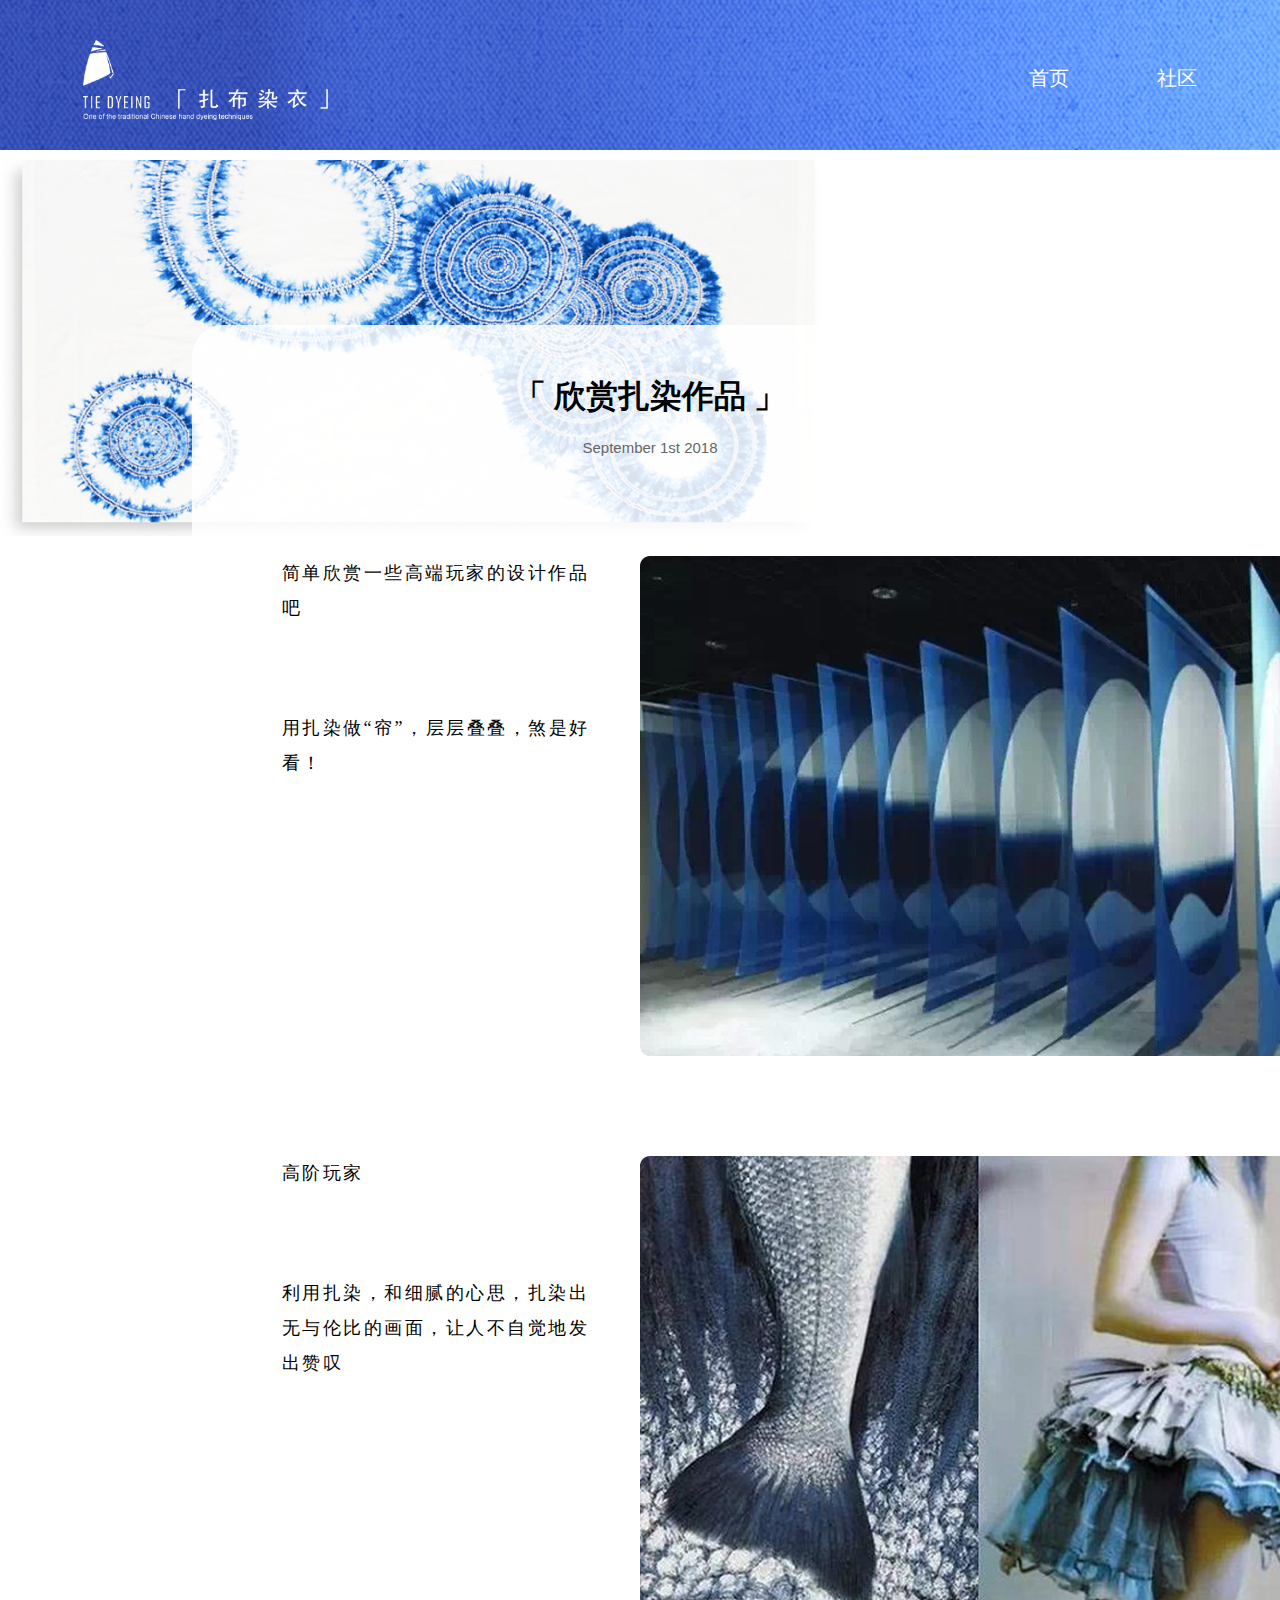
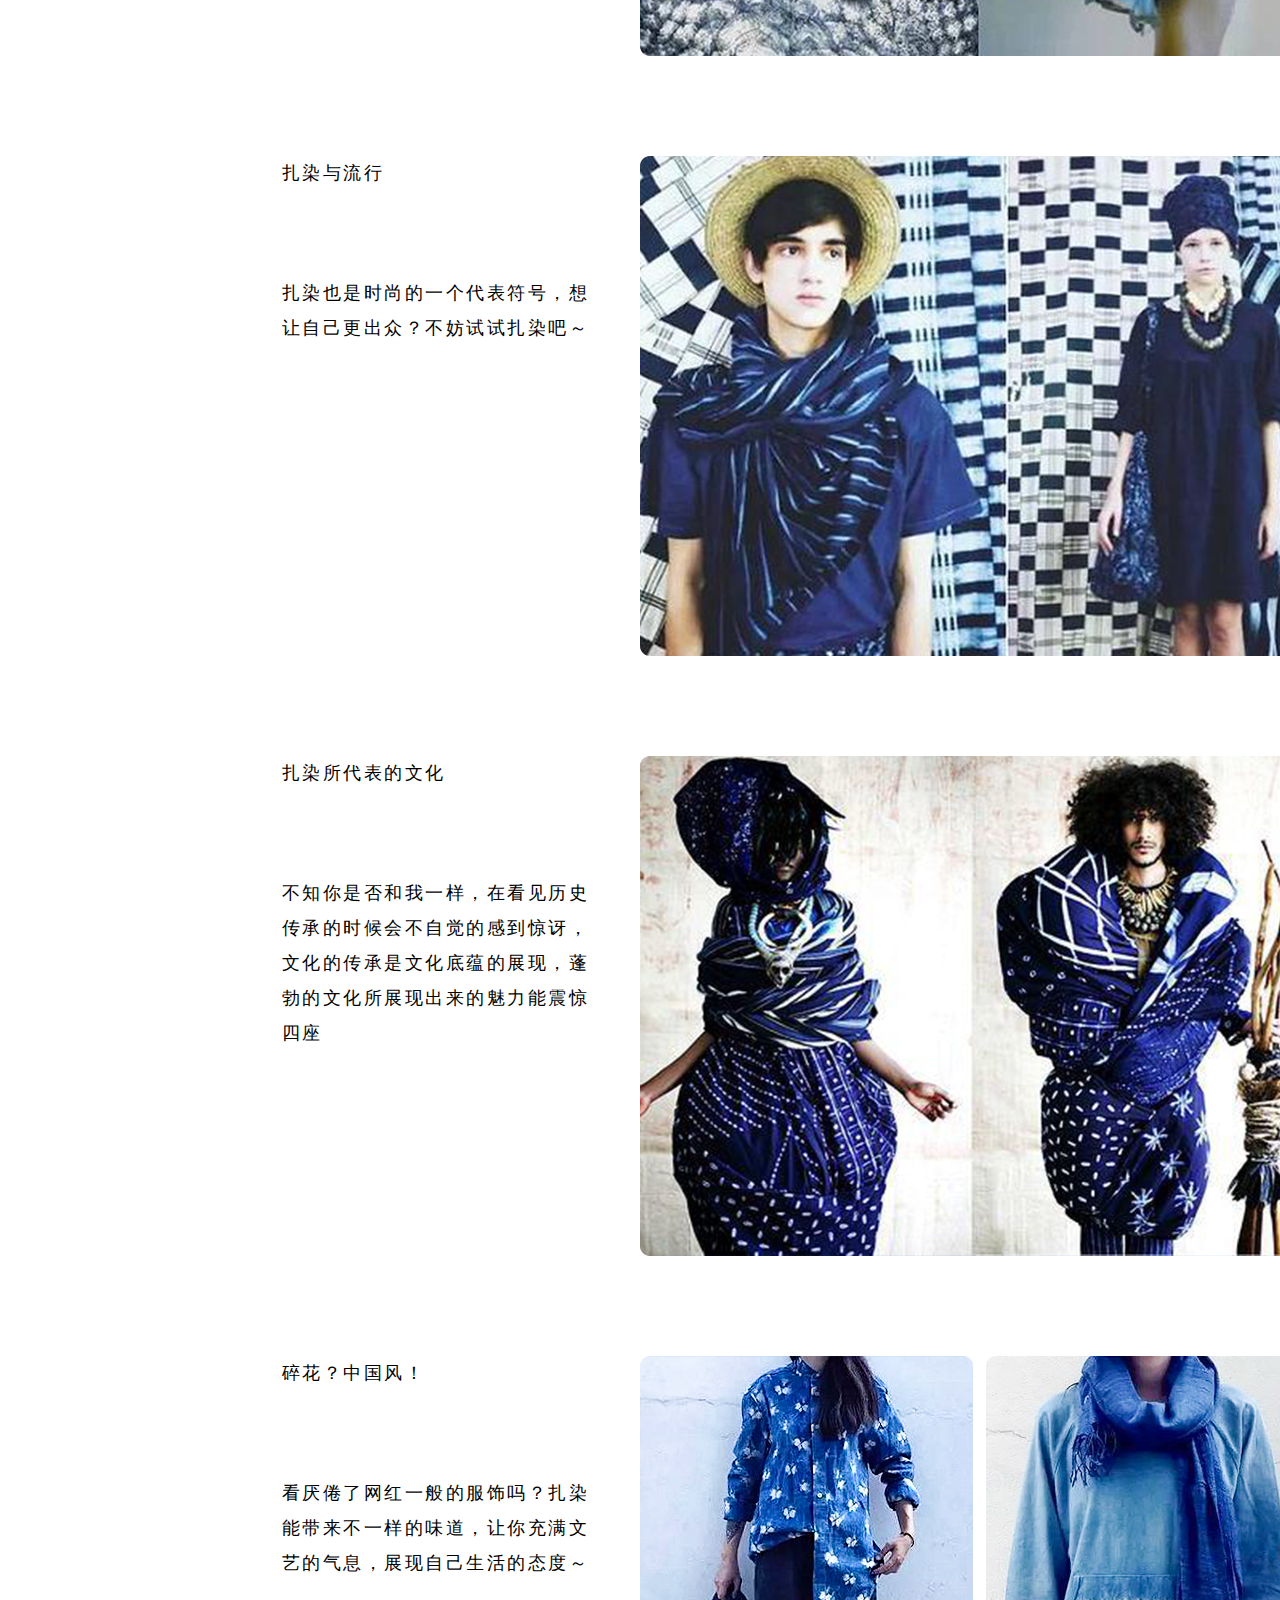
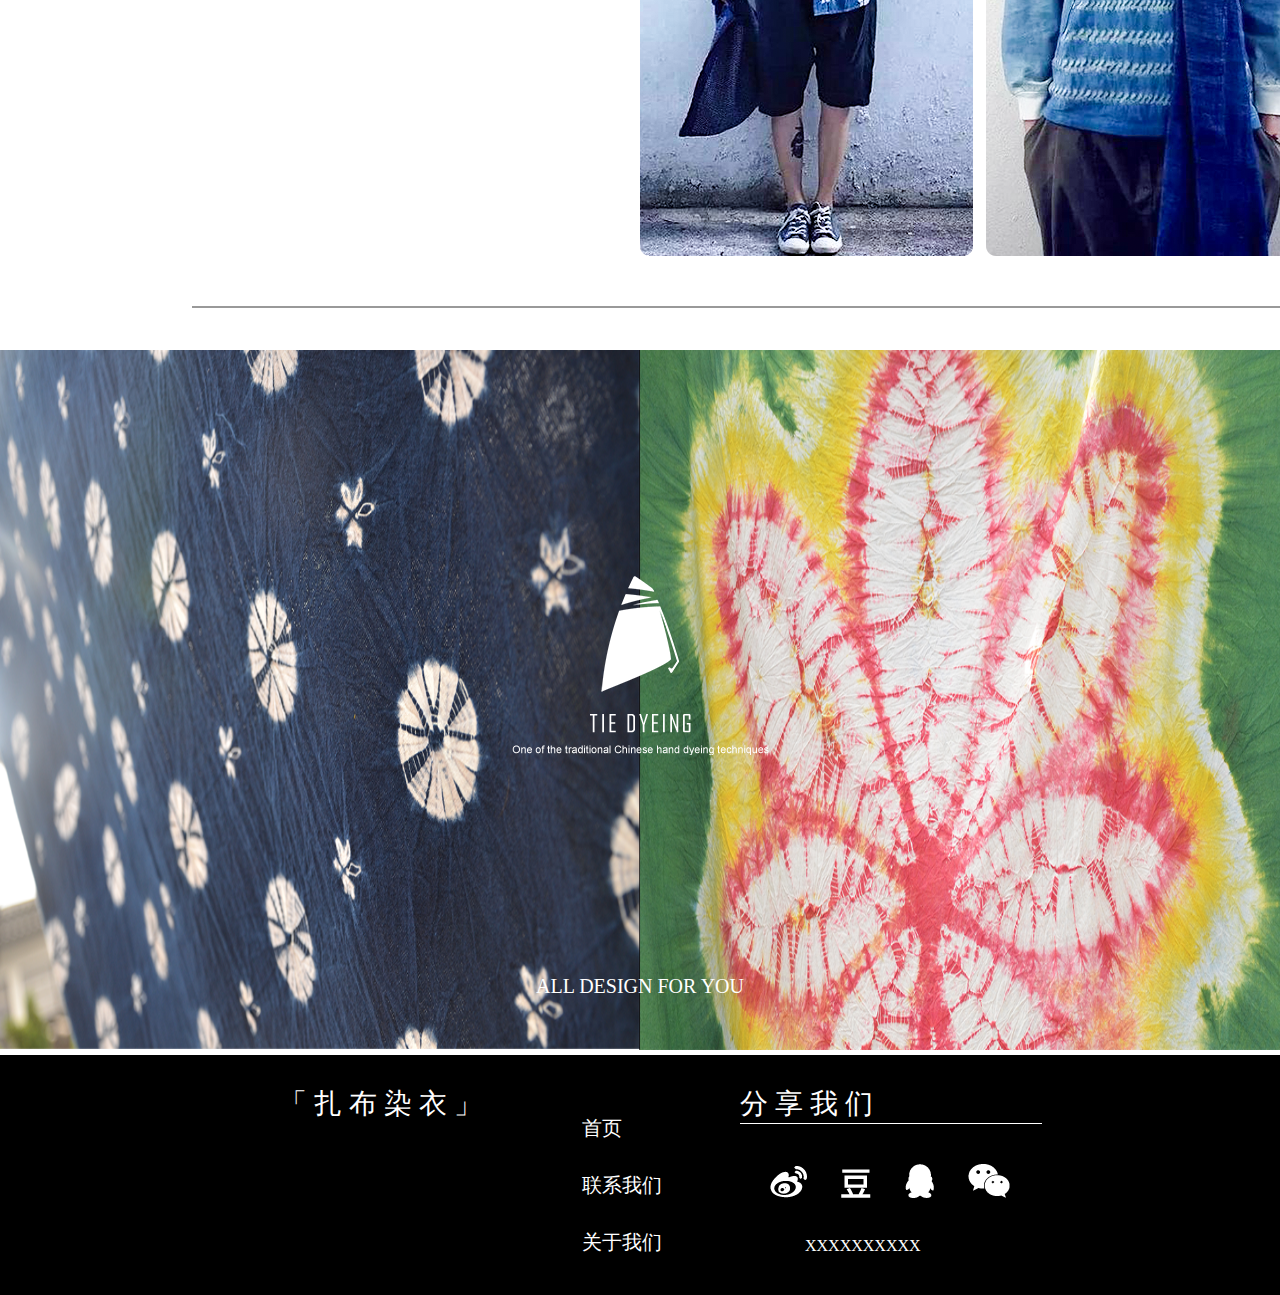
<file: blog6.html>
<!DOCTYPE html>
<html lang="zh">

<head>
    <meta charset="UTF-8">
    <title>扎染社区 | 「 欣赏扎染作品 」</title>
    <link rel="stylesheet" type="text/css" href="css/blog6.css">
    <link rel="stylesheet" href="https://use.fontawesome.com/releases/v5.3.1/css/all.css" integrity="sha384-mzrmE5qonljUremFsqc01SB46JvROS7bZs3IO2EmfFsd15uHvIt+Y8vEf7N7fWAU" crossorigin="anonymous">

</head>

<body>
    <div id="header">
        <img id="h-1-1" src="img2/banner.png" />
        <div class="h-1-2">
            <img src="img2/logo.png">
        </div>
        <div class="h-1-3">
            <div class="link-1">
                <a href="index.html#page1" class="demo">
                    <i class="fas fa-home"></i>
                    <span class="thin">首页</span>
                </a>
            </div>
            &nbsp; &nbsp;&nbsp;&nbsp;&nbsp;&nbsp;&nbsp; &nbsp;&nbsp;&nbsp;&nbsp;&nbsp;&nbsp; &nbsp;&nbsp;&nbsp;&nbsp;&nbsp;&nbsp;
            <div class="link-1">
                <a href="news.html" class="demo">
                    <i class="fas fa-comment"></i>
                    <span class="thin">社区</span>
                </a>
            </div>
        </div>
    </div>



    <div class="content" style="position: relative;">
        <div class="topimg">
            <img src="img5/画板 2.png">
        </div>

        <div class="backcolor">
        </div>
        <div class="main">
            <div class="title" align=center>
                <h1>「 欣赏扎染作品 」</h1>
            </div>

            <div class="date" align=center>
                <p>September 1st 2018 </p>
            </div>

            <div style="padding-top: 100px;"></div>
            <div>
                <div style="display: flex; position: relative;">
                    <div class="word">

                        <span>简单欣赏一些高端玩家的设计作品吧</span>

                        <span class="spanmargin">用扎染做“帘”，层层叠叠，煞是好看！</span>

                    </div>

                    <img class="pic" src="img7/画板 1.png">
                </div>
            </div>

            <div style="padding-top: 100px;"></div>
            <div>
                <div style="display: flex; position: relative;">
                    <div class="word">
                        <span>高阶玩家</span>

                        <span class="spanmargin">利用扎染，和细腻的心思，扎染出无与伦比的画面，让人不自觉地发出赞叹</span>

                    </div>

                    <img class="pic" src="img7/画板 1 拷贝 4.png">
                </div>
            </div>


            <div style="padding-top: 100px;"></div>
            <div>
                <div style="display: flex; position: relative;">
                    <div class="word">

                        <span>扎染与流行</span>

                        <span class="spanmargin">扎染也是时尚的一个代表符号，想让自己更出众？不妨试试扎染吧～</span>


                    </div>

                    <img class="pic" src="img7/画板 1 拷贝 5.png">
                </div>
            </div>


            <div style="padding-top: 100px;"></div>
            <div>
                <div style="display: flex; position: relative;">
                    <div class="word">
                        <span>扎染所代表的文化</span>

                        <span class="spanmargin">不知你是否和我一样，在看见历史传承的时候会不自觉的感到惊讶，文化的传承是文化底蕴的展现，蓬勃的文化所展现出来的魅力能震惊四座</span>

                    </div>

                    <img class="pic" src="img7/画板 1 拷贝 6.png">
                </div>
            </div>


            <div style="padding-top: 100px;"></div>
            <div>
                <div style="display: flex; position: relative;">
                    <div class="word">
                        <span>碎花？中国风！</span>

                        <span class="spanmargin">看厌倦了网红一般的服饰吗？扎染能带来不一样的味道，让你充满文艺的气息，展现自己生活的态度～</span>
                    </div>

                    <img class="pic" src="img7/画板 1 拷贝 7.png">
                </div>
            </div>







            <div class=c-f>
                <hr class="hr3" />
            </div>

        </div>
    </div>




    <div>
        <div class="f-1">
            <img class="f-1-1" src="img2/footer img.png" />
            <img class="f-1-2" src="img2/footer white.png" />
            <p class="f-1-3"> ALL DESIGN FOR YOU</p>
        </div>
    </div>

    <div style="padding-top:5px;"></div>

    <div class="f-2">
        <div class="fleft">
            <div>
                <span class="f-2-1">「 扎 布 染 衣 」</span>
            </div>
            <div>
                <a href="#">
                    <p class="f-2-2">首页</p>
                </a>
                <a href="#">
                    <p class="f-2-2">联系我们</p>
                </a>
                <a href="#">
                    <p class="f-2-2">关于我们</p>
                </a>
            </div>
        </div>
        <div class="fright">
            <div>
                <span class="f-2-1">分 享 我 们</span>
                <HR align=center width=300 color=#fff SIZE=1>
            </div>
            <div class="icon">
                <a href="#"><img src="img/u44.png"></a>
                <a href="#"><img src="img/u46.png"></a>
                <a href="#"><img src="img/u48.png"></a>
                <a href="#"><img src="img/u50.png"></a>
            </div>
            <div class="beianhao">
                <a href="http://www.miitbeian.gov.cn"><span>XXXXXXXXXX</span></a>
            </div>
        </div>
</body>

</html>
</file>
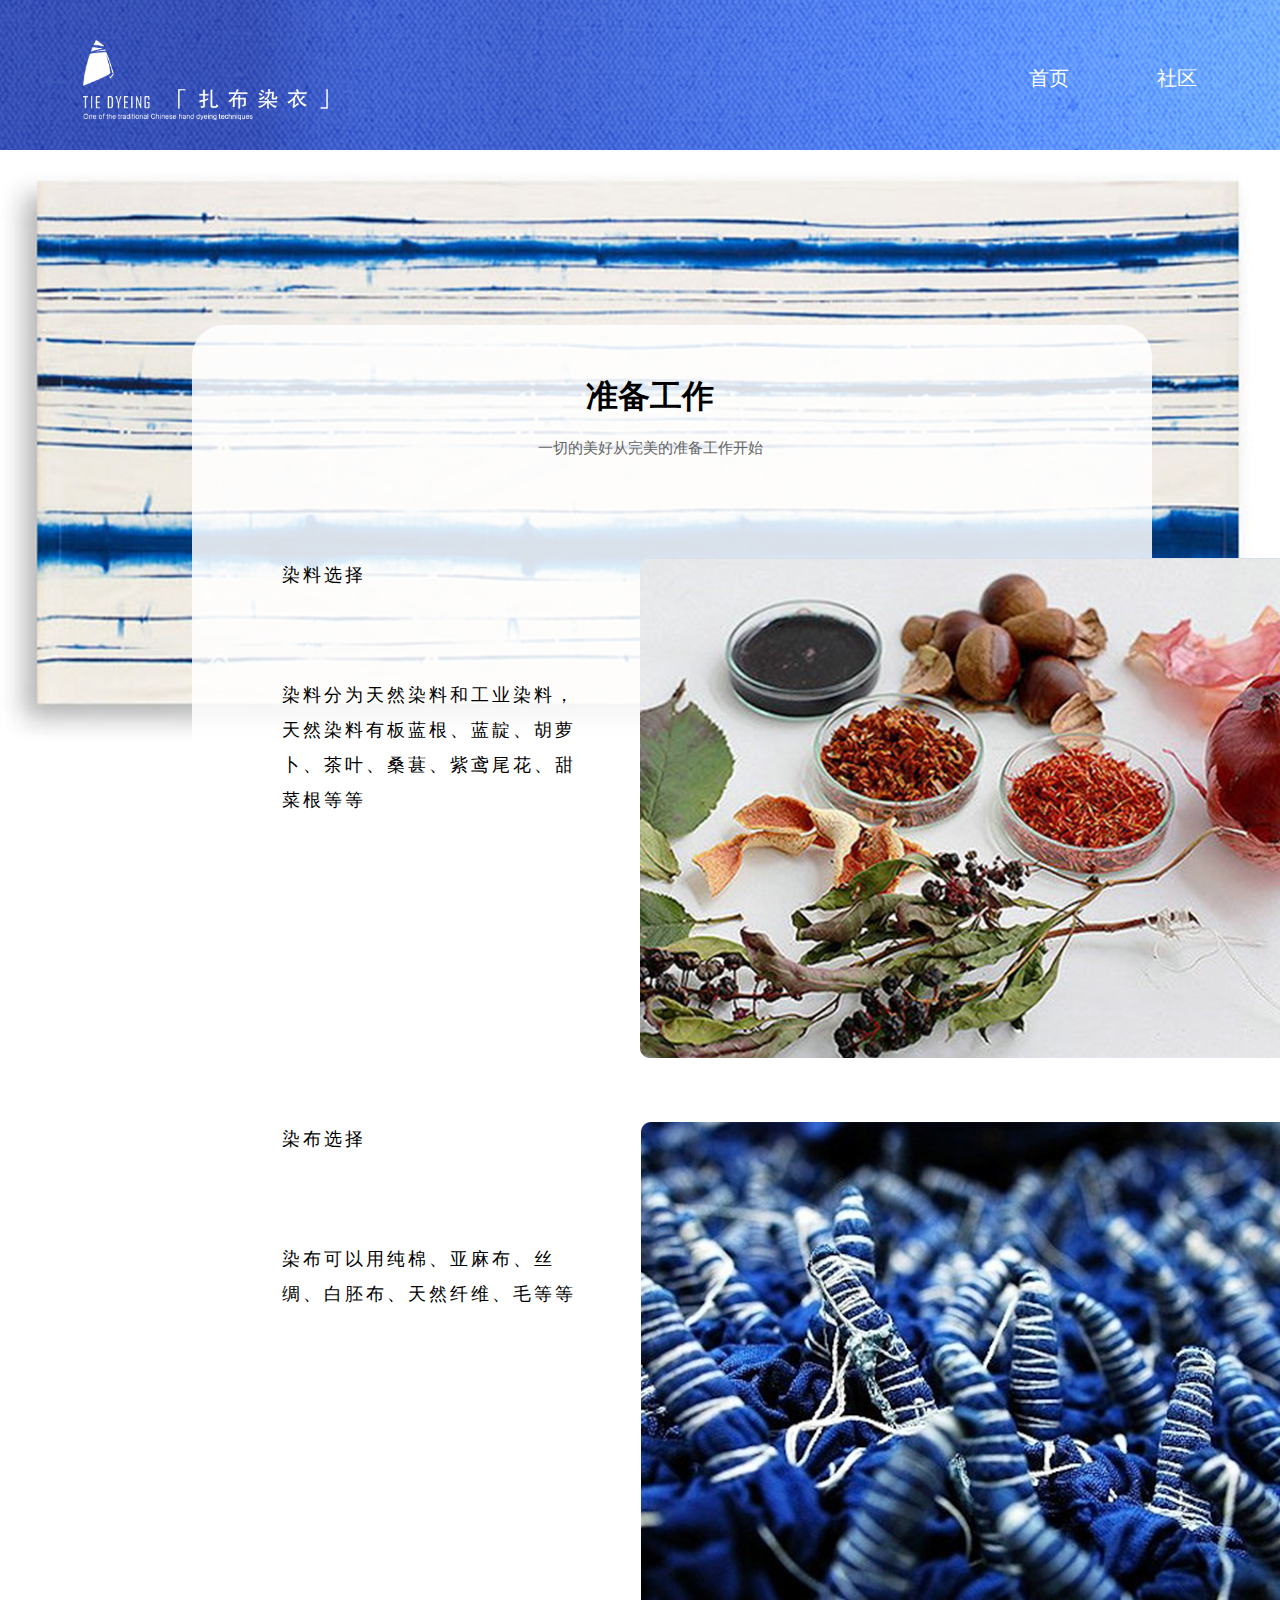
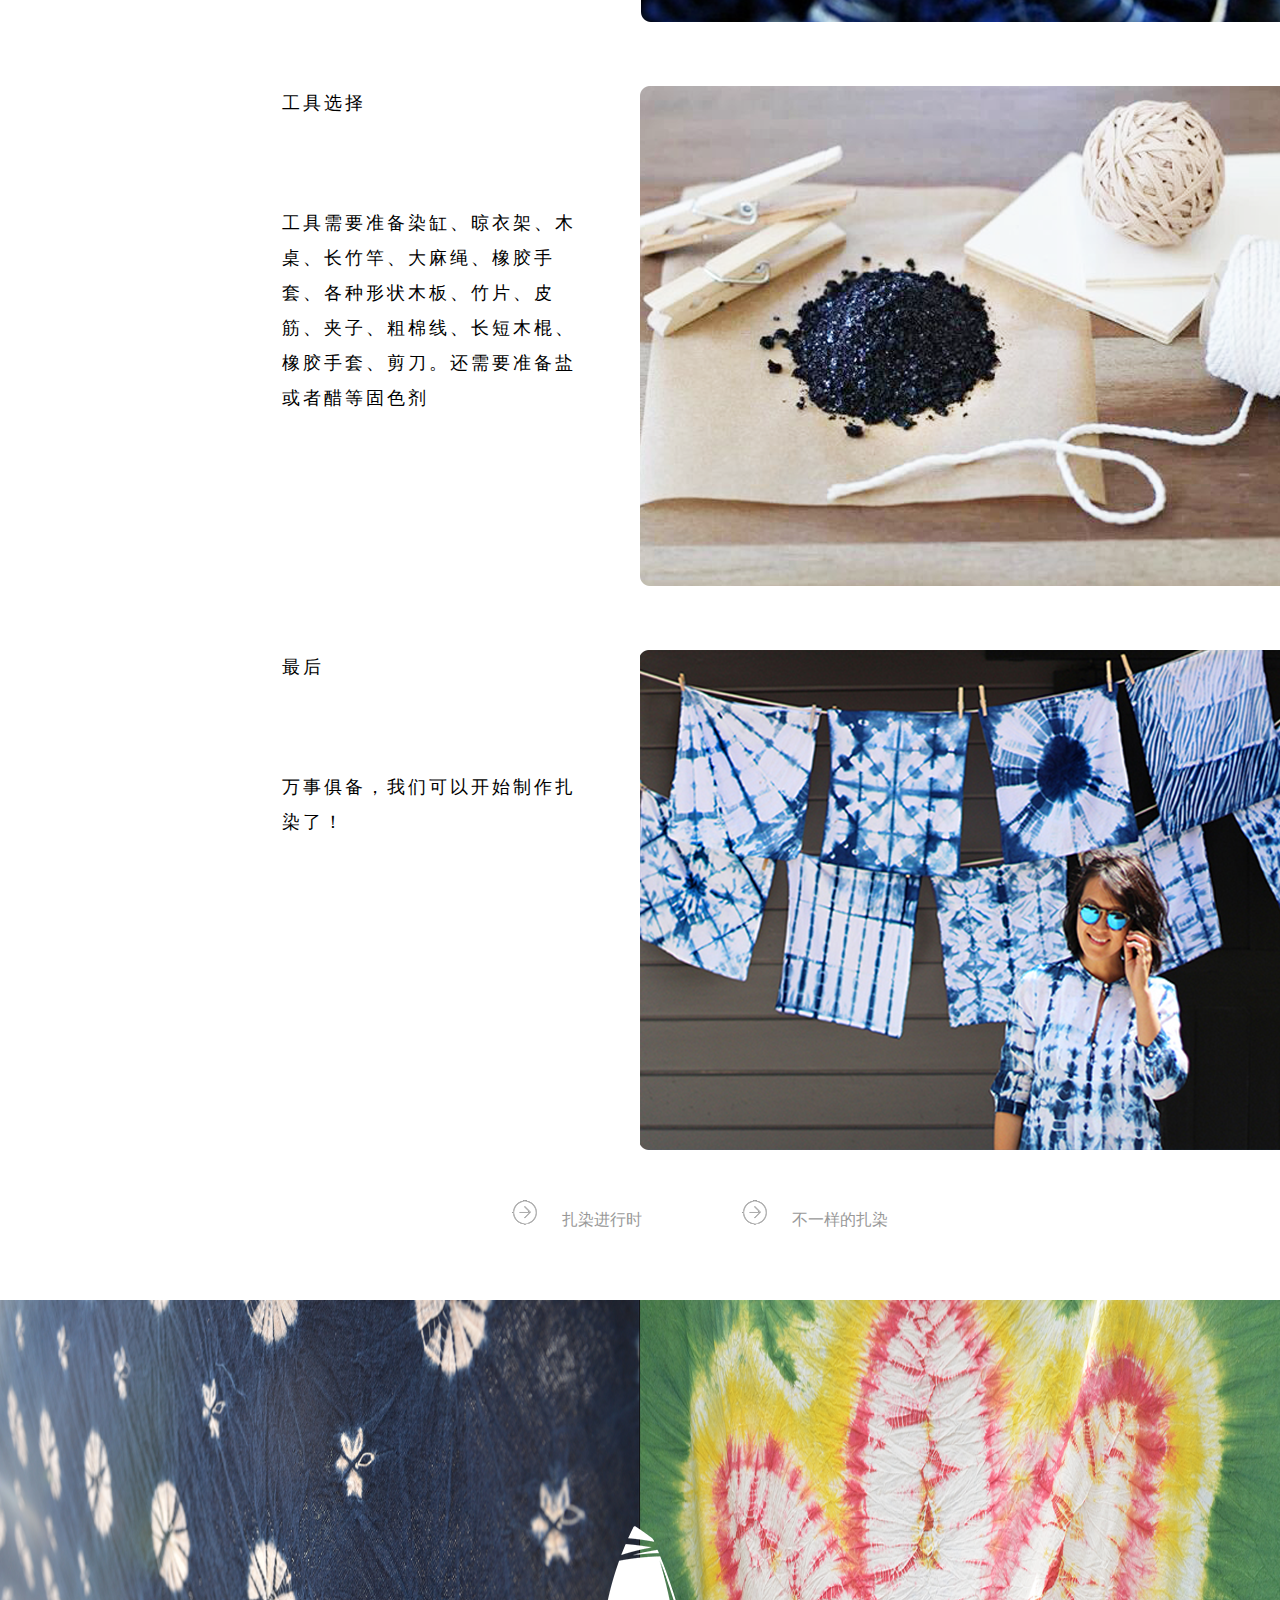
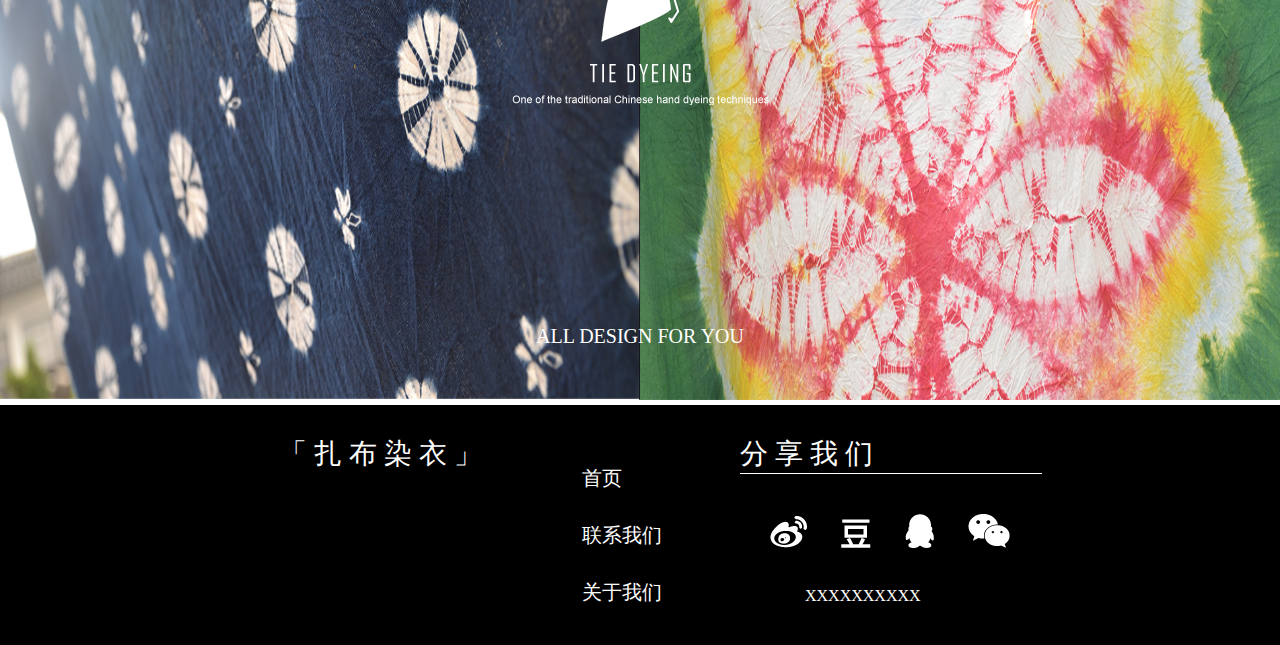
<file: learn1.html>
<!DOCTYPE html>
<html lang="zh">

<head>
    <meta charset="UTF-8">
    <title>扎染社区 | learn1</title>
    <link rel="stylesheet" type="text/css" href="css/learn1.css">
    <link rel="stylesheet" href="https://use.fontawesome.com/releases/v5.3.1/css/all.css" integrity="sha384-mzrmE5qonljUremFsqc01SB46JvROS7bZs3IO2EmfFsd15uHvIt+Y8vEf7N7fWAU" crossorigin="anonymous">

</head>

<body>
    <div id="header">
        <img id="h-1-1" src="img2/banner.png" />
        <div class="h-1-2">
            <img src="img2/logo.png">
        </div>
        <div class="h-1-3">
            <div class="link-1">
                <a href="index.html#page1" class="demo">
                    <i class="fas fa-home"></i>
                    <span class="thin">首页</span>
                </a>
            </div>
            &nbsp; &nbsp;&nbsp;&nbsp;&nbsp;&nbsp;&nbsp; &nbsp;&nbsp;&nbsp;&nbsp;&nbsp;&nbsp; &nbsp;&nbsp;&nbsp;&nbsp;&nbsp;&nbsp;
            <div class="link-1">
                <a href="news.html" class="demo">
                    <i class="fas fa-comment"></i>
                    <span class="thin">社区</span>
                </a>
            </div>
        </div>
    </div>



    <div class="content" style="position: relative;">
        <div class="topimg">
            <img src="img9/画板 2.png">
        </div>

        <div class="backcolor">
        </div>
        <div class="main">
            <div class="title" align=center>
                <h1>准备工作</h1>
            </div>

            <div class="date" align=center>
                <p>一切的美好从完美的准备工作开始</p>
            </div>

            <div style="padding-top: 100px;"></div>
            <div>
                <div style="display: flex; position: relative;">
                    <div class="word">
                        <span>染料选择</span>

                        <span class="spanmargin">染料分为天然染料和工业染料，天然染料有板蓝根、蓝靛、胡萝卜、茶叶、桑葚、紫鸢尾花、甜菜根等等</span>
                    </div>

                    <img class="pic" src="img10/画板 1.png">
                </div>
            </div>


            <div style="padding-top: 64px;"></div>
            <div>
                <div style="display: flex; position: relative;">
                    <div class="word">
                        <span>染布选择</span>

                        <span class="spanmargin">染布可以用纯棉、亚麻布、丝绸、白胚布、天然纤维、毛等等</span>
                    </div>

                    <img class="pic" src="img10/画板 1 拷贝 4.png">
                </div>
            </div>


            <div style="padding-top: 64px;"></div>
            <div>
                <div style="display: flex; position: relative;">
                    <div class="word">
                        <span>工具选择</span>

                        <span class="spanmargin">工具需要准备染缸、晾衣架、木桌、长竹竿、大麻绳、橡胶手套、各种形状木板、竹片、皮筋、夹子、粗棉线、长短木棍、橡胶手套、剪刀。还需要准备盐或者醋等固色剂</span>
                    </div>

                    <img class="pic" src="img10/画板 1 拷贝 5.png">
                </div>
            </div>




            <div style="padding-top: 64px;"></div>
            <div>
                <div style="display: flex; position: relative;">
                    <div class="word">
                        <span>最后</span>

                        <span class="spanmargin">万事俱备，我们可以开始制作扎染了！</span>

                    </div>

                    <img class="pic" src="img10/画板 1 拷贝 6.png">
                </div>
            </div>




            <div class=c-f>
                <a href="learn2.html">
                    <div>
                        <img src="img2/next.png"> &nbsp;&nbsp;&nbsp;&nbsp;
                        <span>扎染进行时</span>
                    </div>
                </a>
                <div style="width: 100px;"></div>
                <a href="learn3.html">
                    <div>
                        <img src="img2/next.png"> &nbsp;&nbsp;&nbsp;&nbsp;
                        <span>不一样的扎染</span>
                    </div>
                </a>
            </div>

        </div>
    </div>

















    <div>
        <div class="f-1">
            <img class="f-1-1" src="img2/footer img.png" />
            <img class="f-1-2" src="img2/footer white.png" />
            <p class="f-1-3"> ALL DESIGN FOR YOU</p>
        </div>
    </div>

    <div style="padding-top:5px;"></div>

    <div class="f-2">
        <div class="fleft">
            <div>
                <span class="f-2-1">「 扎 布 染 衣 」</span>
            </div>
            <div>
                <a href="#">
                    <p class="f-2-2">首页</p>
                </a>
                <a href="#">
                    <p class="f-2-2">联系我们</p>
                </a>
                <a href="#">
                    <p class="f-2-2">关于我们</p>
                </a>
            </div>
        </div>
        <div class="fright">
            <div>
                <span class="f-2-1">分 享 我 们</span>
                <HR align=center width=300 color=#fff SIZE=1>
            </div>
            <div class="icon">
                <a href="#"><img src="img/u44.png"></a>
                <a href="#"><img src="img/u46.png"></a>
                <a href="#"><img src="img/u48.png"></a>
                <a href="#"><img src="img/u50.png"></a>
            </div>
            <div class="beianhao">
                <a href="http://www.miitbeian.gov.cn"><span>XXXXXXXXXX</span></a>
            </div>
        </div>
</body>

</html>
</file>
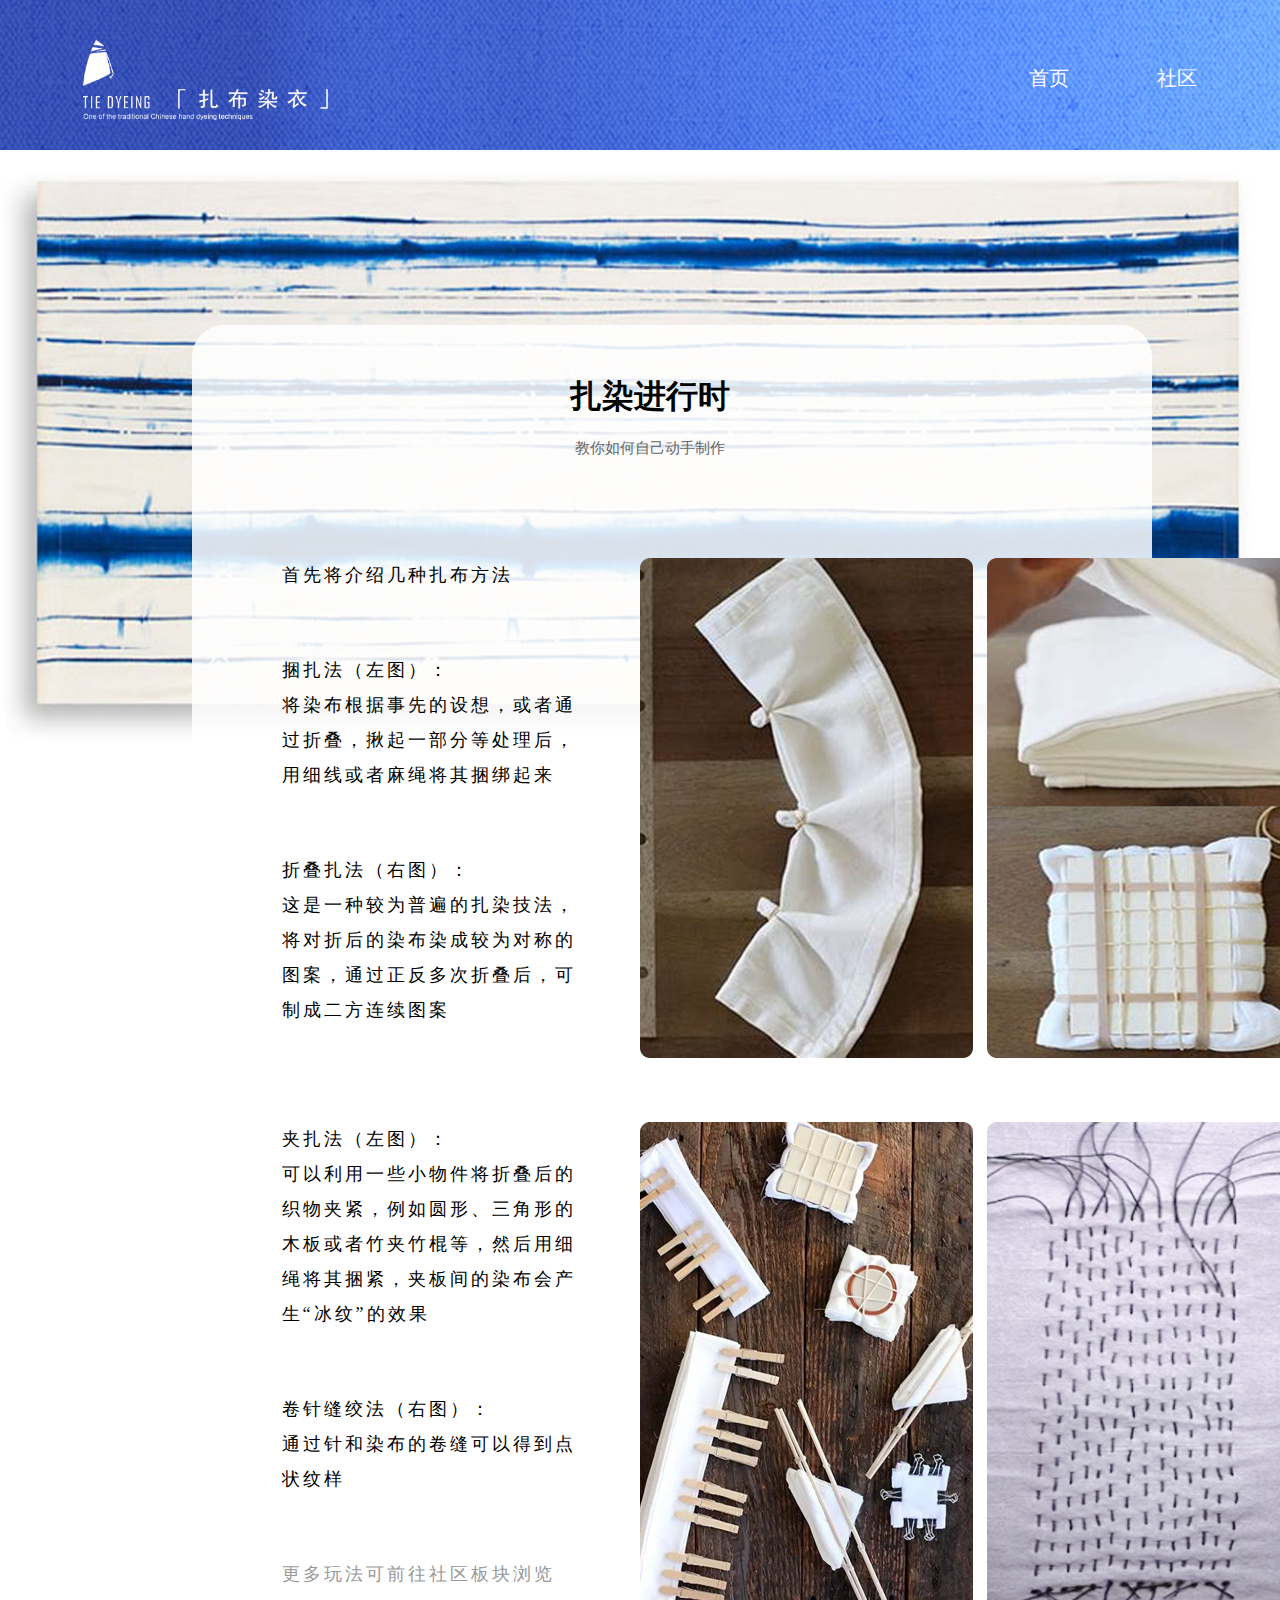
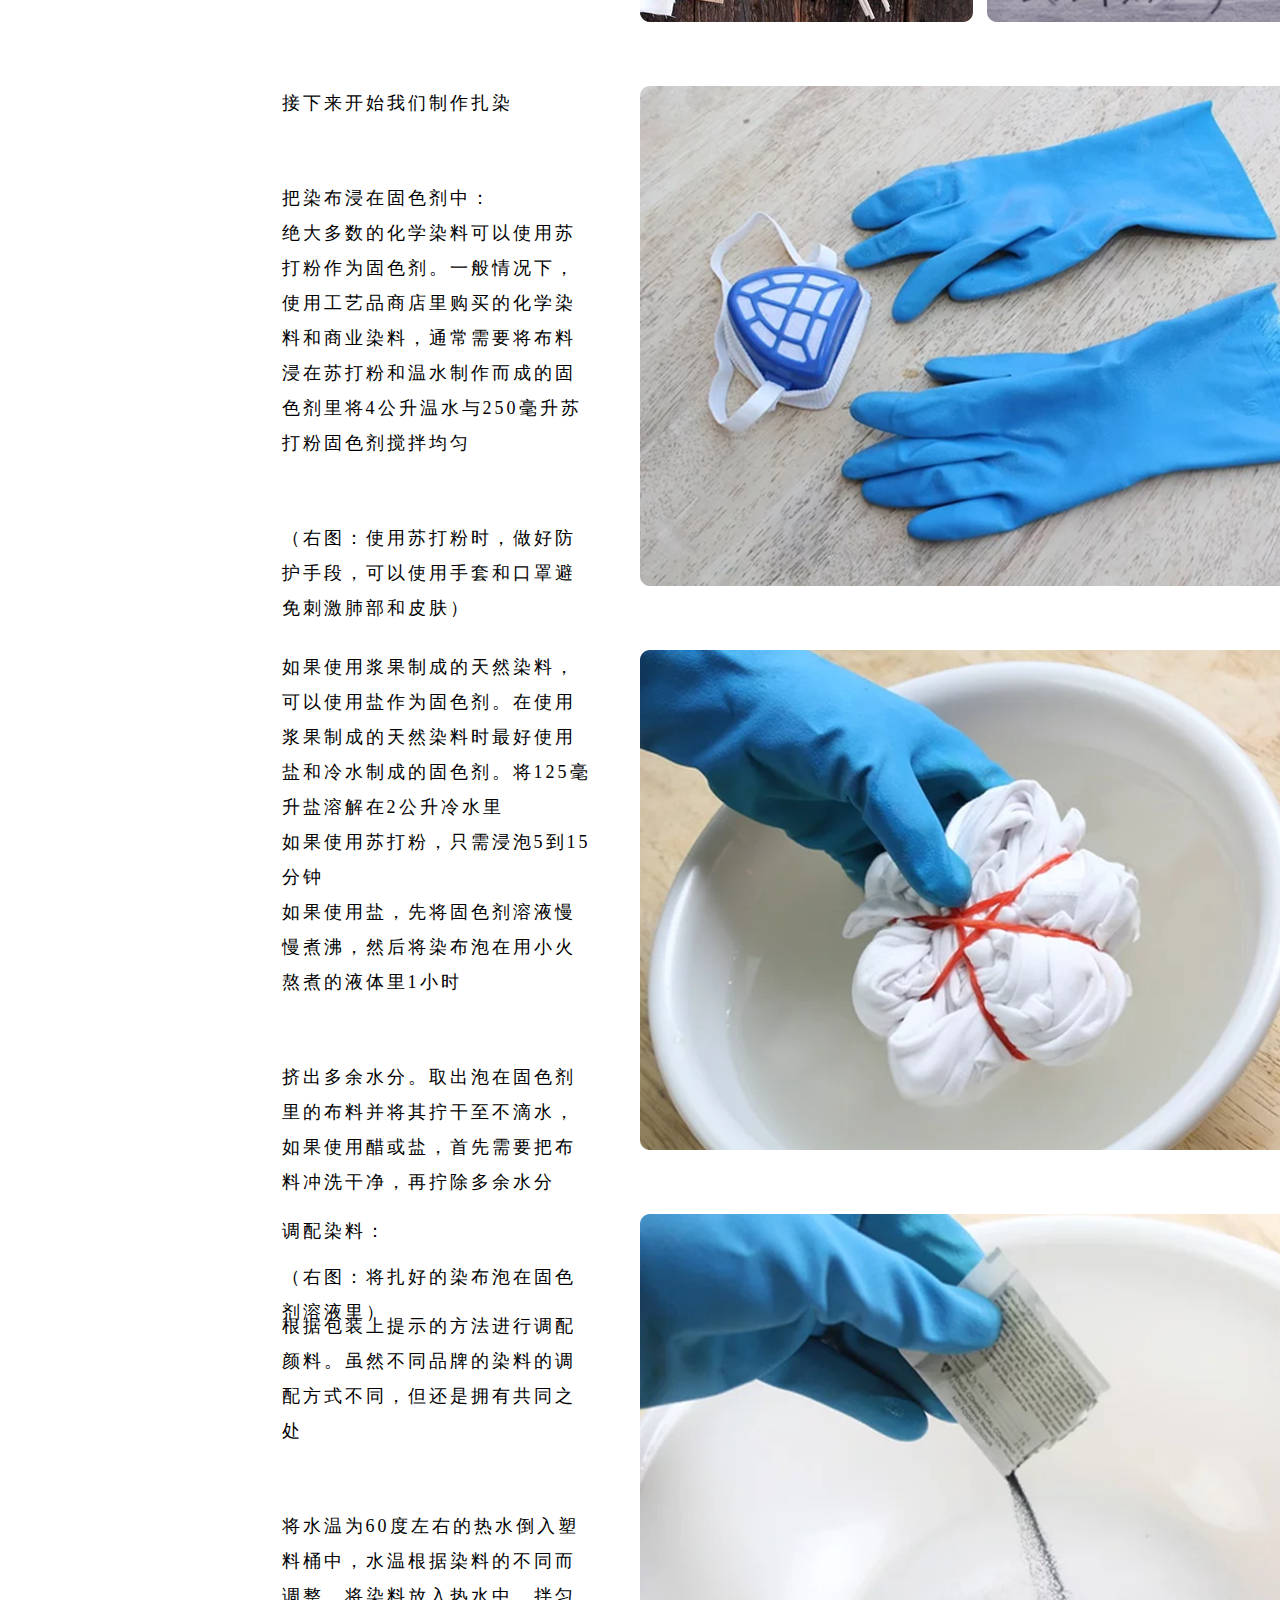
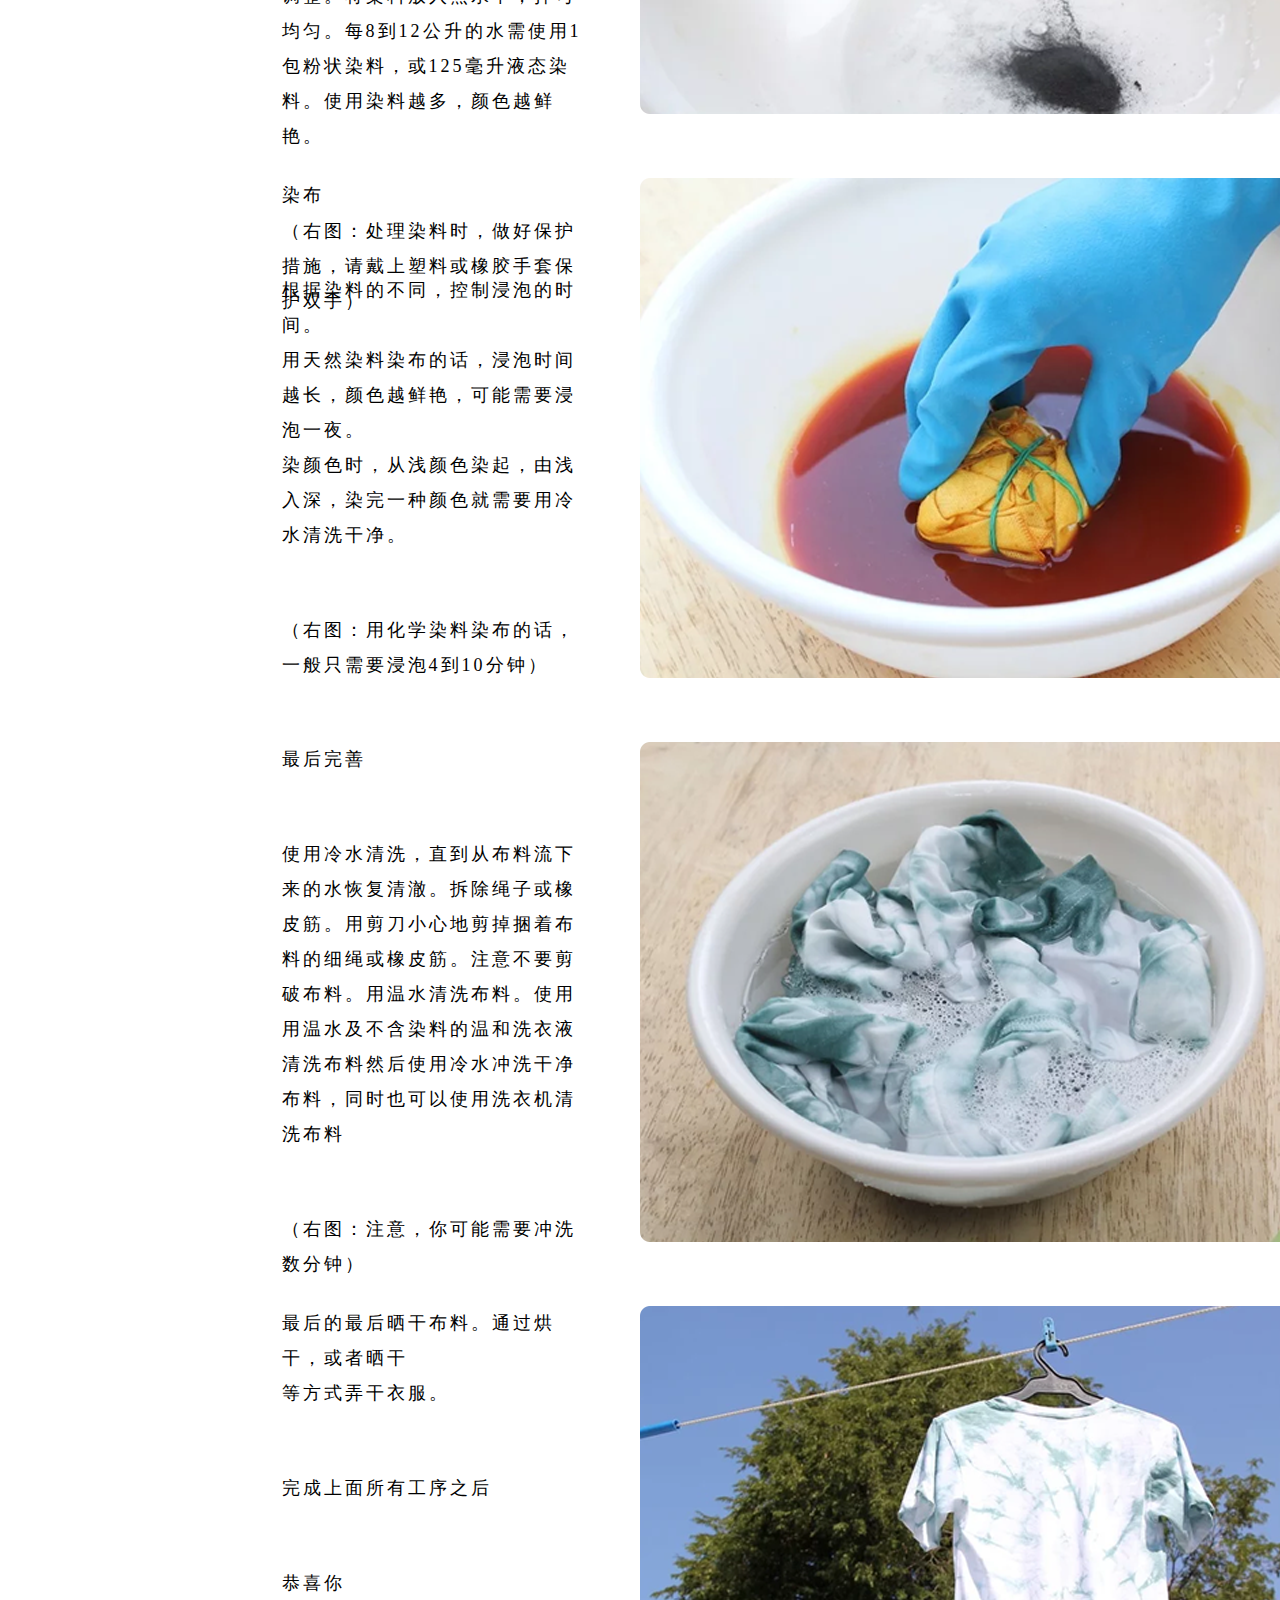
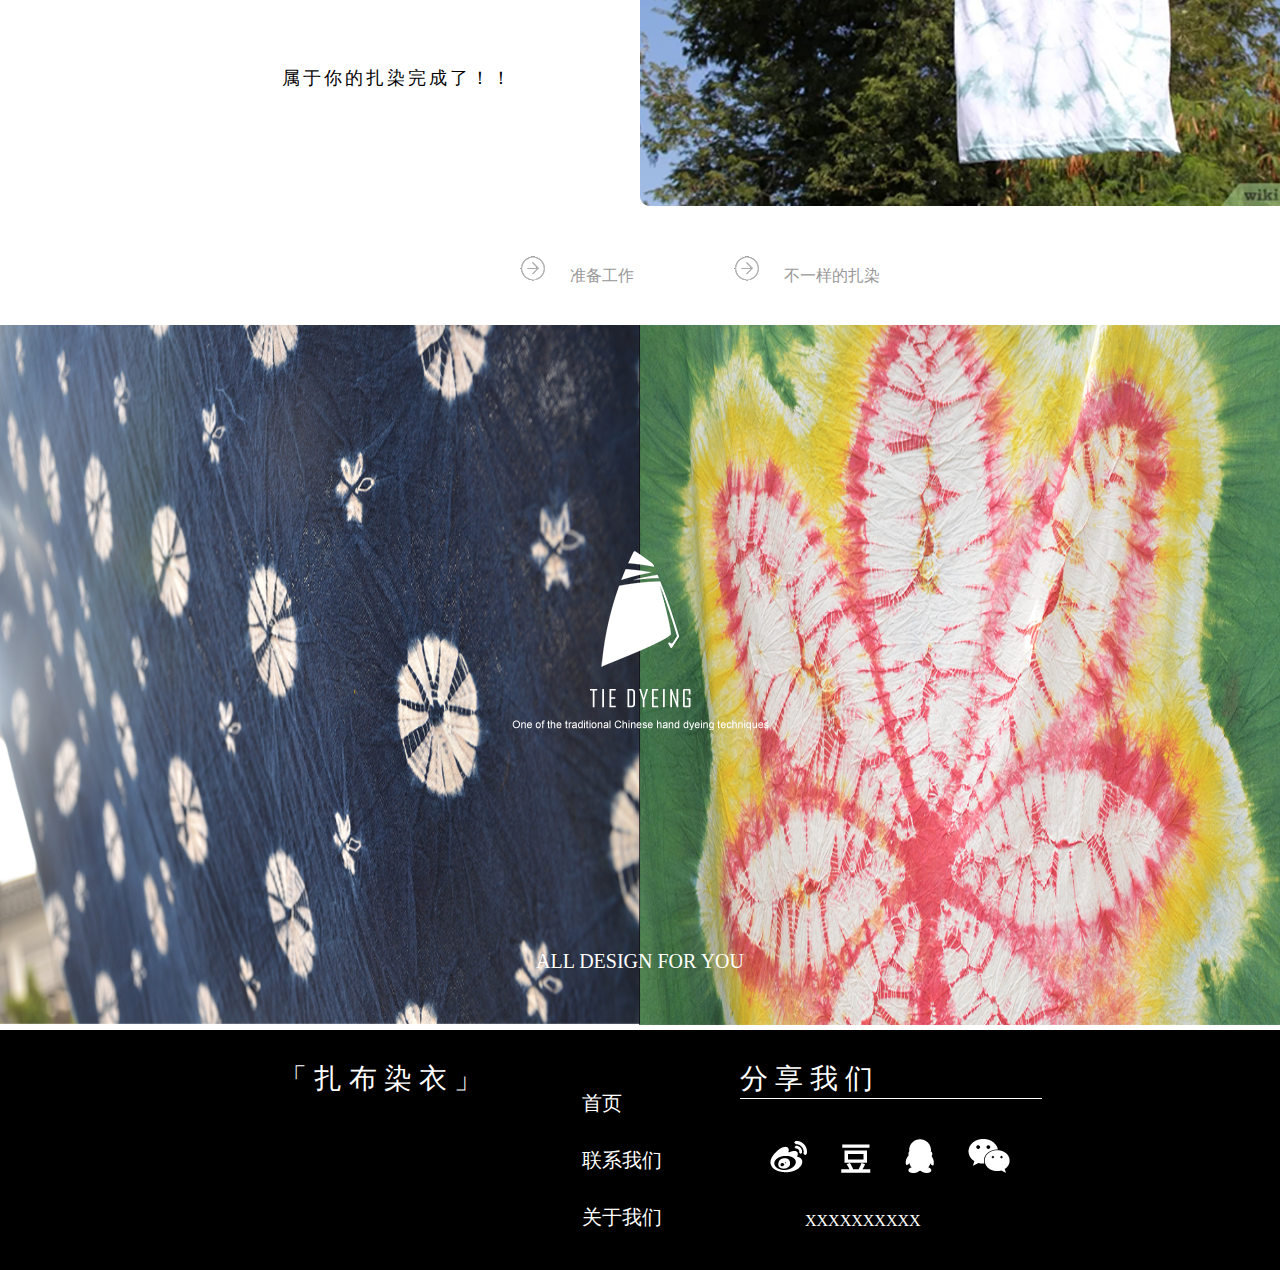
<file: learn2.html>
<!DOCTYPE html>
<html lang="zh">

<head>
    <meta charset="UTF-8">
    <title>扎染社区 | learn2</title>
    <link rel="stylesheet" type="text/css" href="css/learn2.css">
    <link rel="stylesheet" href="https://use.fontawesome.com/releases/v5.3.1/css/all.css" integrity="sha384-mzrmE5qonljUremFsqc01SB46JvROS7bZs3IO2EmfFsd15uHvIt+Y8vEf7N7fWAU" crossorigin="anonymous">

</head>

<body>
    <div id="header">
        <img id="h-1-1" src="img2/banner.png" />
        <div class="h-1-2">
            <img src="img2/logo.png">
        </div>
        <div class="h-1-3">
            <div class="link-1">
                <a href="index.html#page1" class="demo">
                    <i class="fas fa-home"></i>
                    <span class="thin">首页</span>
                </a>
            </div>
            &nbsp; &nbsp;&nbsp;&nbsp;&nbsp;&nbsp;&nbsp; &nbsp;&nbsp;&nbsp;&nbsp;&nbsp;&nbsp; &nbsp;&nbsp;&nbsp;&nbsp;&nbsp;&nbsp;
            <div class="link-1">
                <a href="news.html" class="demo">
                    <i class="fas fa-comment"></i>
                    <span class="thin">社区</span>
                </a>
            </div>
        </div>
    </div>



    <div class="content" style="position: relative;">
        <div class="topimg">
            <img src="img9/画板 2.png">
        </div>

        <div class="backcolor">
        </div>
        <div class="main">
            <div class="title" align=center>
                <h1>扎染进行时</h1>
            </div>

            <div class="date" align=center>
                <p>教你如何自己动手制作</p>
            </div>

            <div style="padding-top: 100px;"></div>
            <div>
                <div style="display: flex; position: relative;">
                    <div class="word">
                        <span>首先将介绍几种扎布方法</span>

                        <span class="spanmargin">捆扎法（左图）：<br/>将染布根据事先的设想，或者通过折叠，揪起一部分等处理后，用细线或者麻绳将其捆绑起来</span>

                        <span class="spanmargin">折叠扎法（右图）：<br/>这是一种较为普遍的扎染技法，将对折后的染布染成较为对称的图案，通过正反多次折叠后，可制成二方连续图案</span>
                    </div>

                    <img class="pic" src="img8/画板 1 拷贝 5.png">
                </div>
            </div>


            <div style="padding-top: 64px;"></div>
            <div>
                <div style="display: flex; position: relative;">
                    <div class="word">
                        <span>夹扎法（左图）：<br/>可以利用一些小物件将折叠后的织物夹紧，例如圆形、三角形的木板或者竹夹竹棍等，然后用细绳将其捆紧，夹板间的染布会产生“冰纹”的效果</span>

                        <span class="spanmargin">卷针缝绞法（右图）：<br/>通过针和染布的卷缝可以得到点状纹样</span>

                        <span class="spanmargin" style="color: rgb(153, 153, 153)">更多玩法可前往社区板块浏览</span>

                    </div>

                    <img class="pic" src="img8/画板 1 拷贝 11.png">
                </div>
            </div>


            <div style="padding-top: 64px;"></div>
            <div>
                <div style="display: flex; position: relative;">
                    <div class="word">
                        <span>接下来开始我们制作扎染</span>

                        <span class="spanmargin">把染布浸在固色剂中：<br/>绝大多数的化学染料可以使用苏打粉作为固色剂。一般情况下，使用工艺品商店里购买的化学染料和商业染料，通常需要将布料浸在苏打粉和温水制作而成的固色剂里将4公升温水与250毫升苏打粉固色剂搅拌均匀</span>

                        <span class="spanmargin">（右图：使用苏打粉时，做好防护手段，可以使用手套和口罩避免刺激肺部和皮肤）</span>

                    </div>

                    <img class="pic" src="img8/画板 1.png">
                </div>
            </div>




            <div style="padding-top: 64px;"></div>
            <div>
                <div style="display: flex; position: relative;">
                    <div class="word">
                        <span>如果使用浆果制成的天然染料，可以使用盐作为固色剂。在使用浆果制成的天然染料时最好使用盐和冷水制成的固色剂。将125毫升盐溶解在2公升冷水里<br/>
                            如果使用苏打粉，只需浸泡5到15分钟<br/>
                            如果使用盐，先将固色剂溶液慢慢煮沸，然后将染布泡在用小火熬煮的液体里1小时<br/></span>

                        <span class="spanmargin">挤出多余水分。取出泡在固色剂里的布料并将其拧干至不滴水，如果使用醋或盐，首先需要把布料冲洗干净，再拧除多余水分</span>
                        <span class="spanmargin">（右图：将扎好的染布泡在固色剂溶液里）</span>

                    </div>

                    <img class="pic" src="img8/画板 1 拷贝 6.png">
                </div>
            </div>




            <div style="padding-top: 64px;"></div>
            <div>
                <div style="display: flex; position: relative;">
                    <div class="word">
                        <span>调配染料：</span>

                        <span class="spanmargin">根据包装上提示的方法进行调配颜料。虽然不同品牌的染料的调配方式不同，但还是拥有共同之处</span>

                        <span class="spanmargin">将水温为60度左右的热水倒入塑料桶中，水温根据染料的不同而调整。将染料放入热水中，拌匀均匀。每8到12公升的水需使用1包粉状染料，或125毫升液态染料。使用染料越多，颜色越鲜艳。</span>

                        <span class="spanmargin">（右图：处理染料时，做好保护措施，请戴上塑料或橡胶手套保护双手）</span>

                    </div>

                    <img class="pic" src="img8/画板 1 拷贝 9.png">
                </div>
            </div>



            <div style="padding-top: 64px;"></div>
            <div>
                <div style="display: flex; position: relative;">
                    <div class="word">

                        <span>染布</span>

                        <span class="spanmargin">根据染料的不同，控制浸泡的时间。<br/>用天然染料染布的话，浸泡时间越长，颜色越鲜艳，可能需要浸泡一夜。<br/>染颜色时，从浅颜色染起，由浅入深，染完一种颜色就需要用冷水清洗干净。</span>

                        <span class="spanmargin">（右图：用化学染料染布的话，一般只需要浸泡4到10分钟）</span>


                    </div>

                    <img class="pic" src="img8/画板 1 拷贝 7.png">
                </div>
            </div>



            <div style="padding-top: 64px;"></div>
            <div>
                <div style="display: flex; position: relative;">
                    <div class="word">

                        <span>最后完善</span>

                        <span class="spanmargin">使用冷水清洗，直到从布料流下来的水恢复清澈。拆除绳子或橡皮筋。用剪刀小心地剪掉捆着布料的细绳或橡皮筋。注意不要剪破布料。用温水清洗布料。使用用温水及不含染料的温和洗衣液清洗布料然后使用冷水冲洗干净布料，同时也可以使用洗衣机清洗布料</span>

                        <span class="spanmargin">（右图：注意，你可能需要冲洗数分钟）</span>


                    </div>

                    <img class="pic" src="img8/画板 1 拷贝 8.png">
                </div>
            </div>

            <div style="padding-top: 64px;"></div>
            <div>
                <div style="display: flex; position: relative;">
                    <div class="word">

                        <span>最后的最后晒干布料。通过烘干，或者晒干<br/>等方式弄干衣服。</span>

                        <span class="spanmargin">完成上面所有工序之后</span>

                        <span class="spanmargin">恭喜你</span>

                        <span class="spanmargin">属于你的扎染完成了！！</span>

                    </div>

                    <img class="pic" src="img8/画板 1 拷贝 10.png">
                </div>
            </div>


            <div class=c-f>
                <a href="learn1.html">
                    <div>
                        <img src="img2/next.png"> &nbsp;&nbsp;&nbsp;&nbsp;
                        <span>准备工作</span>
                    </div>
                </a>
                <div style="width: 100px;"></div>
                <a href="learn3.html">
                    <div>
                        <img src="img2/next.png"> &nbsp;&nbsp;&nbsp;&nbsp;
                        <span>不一样的扎染</span>
                    </div>
                </a>
            </div>
        </div>
    </div>

















    <div>
        <div class="f-1">
            <img class="f-1-1" src="img2/footer img.png" />
            <img class="f-1-2" src="img2/footer white.png" />
            <p class="f-1-3"> ALL DESIGN FOR YOU</p>
        </div>
    </div>

    <div style="padding-top:5px;"></div>

    <div class="f-2">
        <div class="fleft">
            <div>
                <span class="f-2-1">「 扎 布 染 衣 」</span>
            </div>
            <div>
                <a href="#">
                    <p class="f-2-2">首页</p>
                </a>
                <a href="#">
                    <p class="f-2-2">联系我们</p>
                </a>
                <a href="#">
                    <p class="f-2-2">关于我们</p>
                </a>
            </div>
        </div>
        <div class="fright">
            <div>
                <span class="f-2-1">分 享 我 们</span>
                <HR align=center width=300 color=#fff SIZE=1>
            </div>
            <div class="icon">
                <a href="#"><img src="img/u44.png"></a>
                <a href="#"><img src="img/u46.png"></a>
                <a href="#"><img src="img/u48.png"></a>
                <a href="#"><img src="img/u50.png"></a>
            </div>
            <div class="beianhao">
                <a href="http://www.miitbeian.gov.cn"><span>XXXXXXXXXX</span></a>
            </div>
        </div>
</body>

</html>
</file>
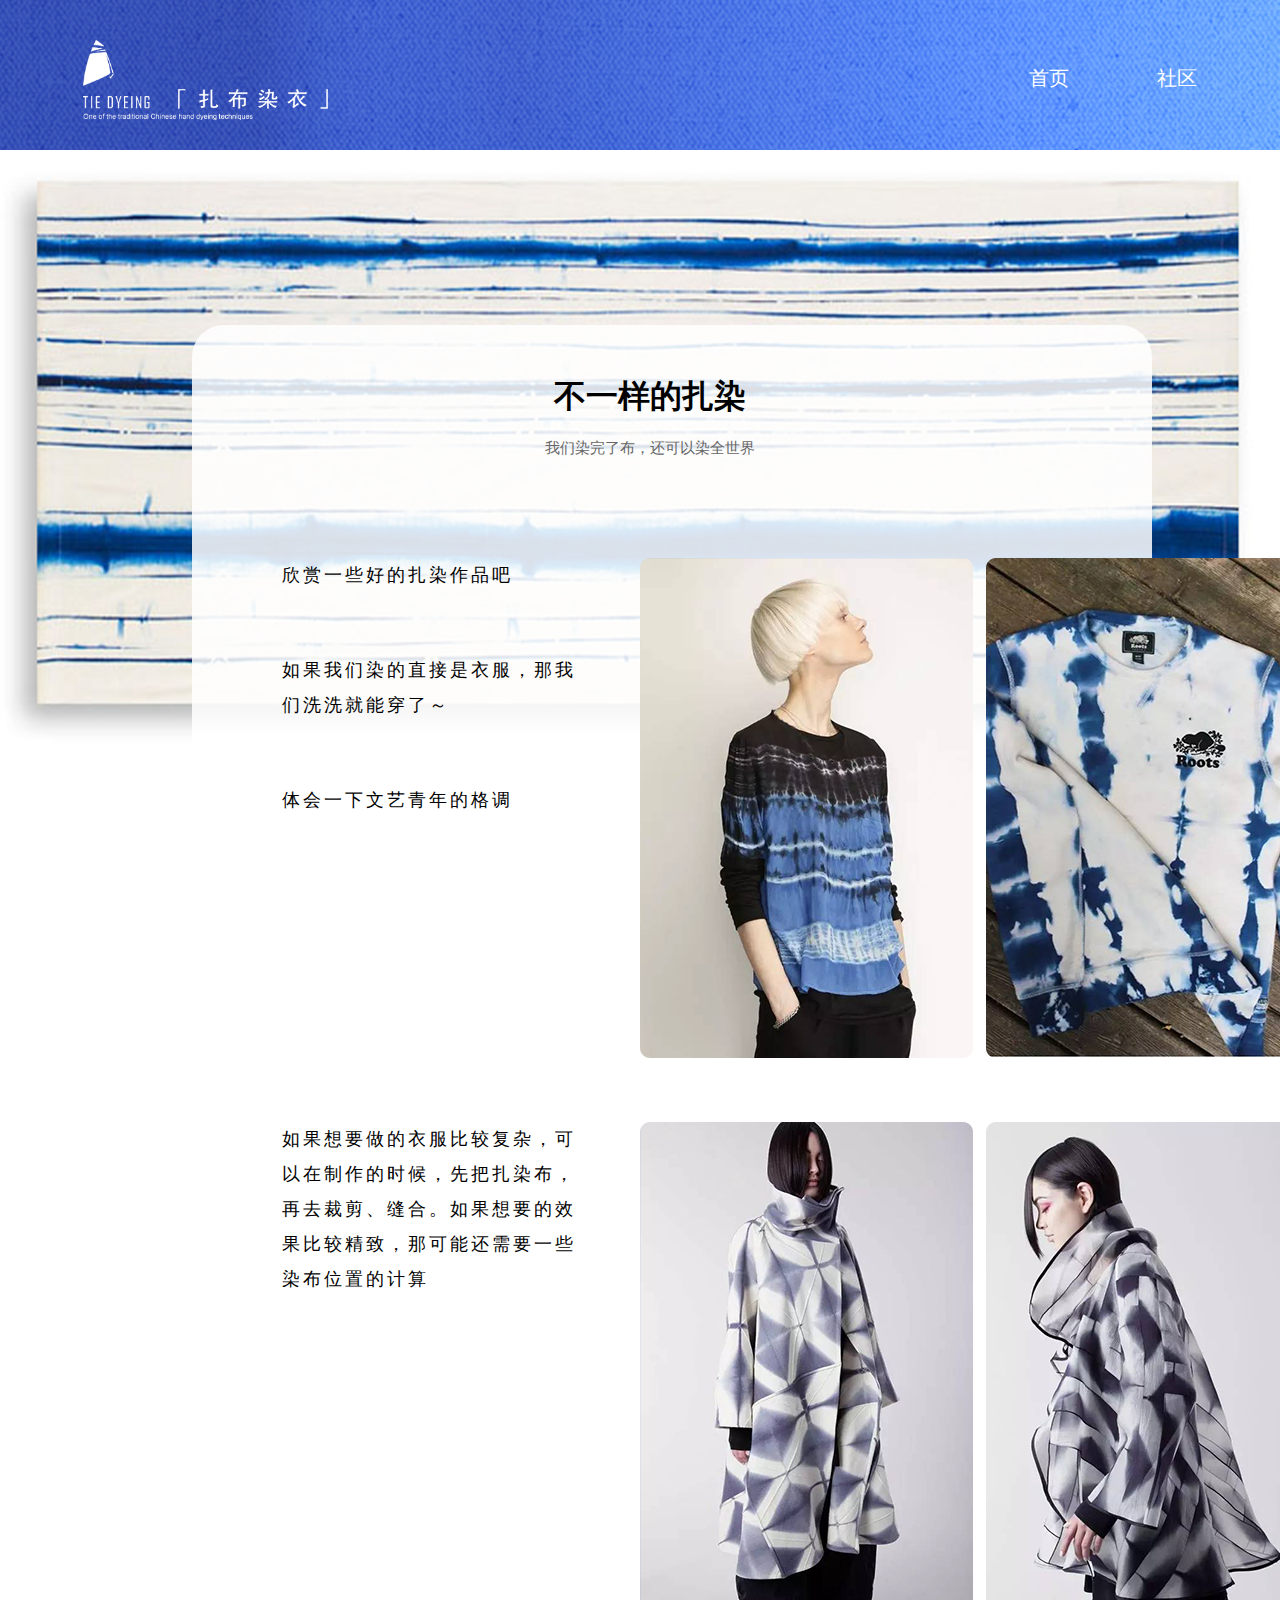
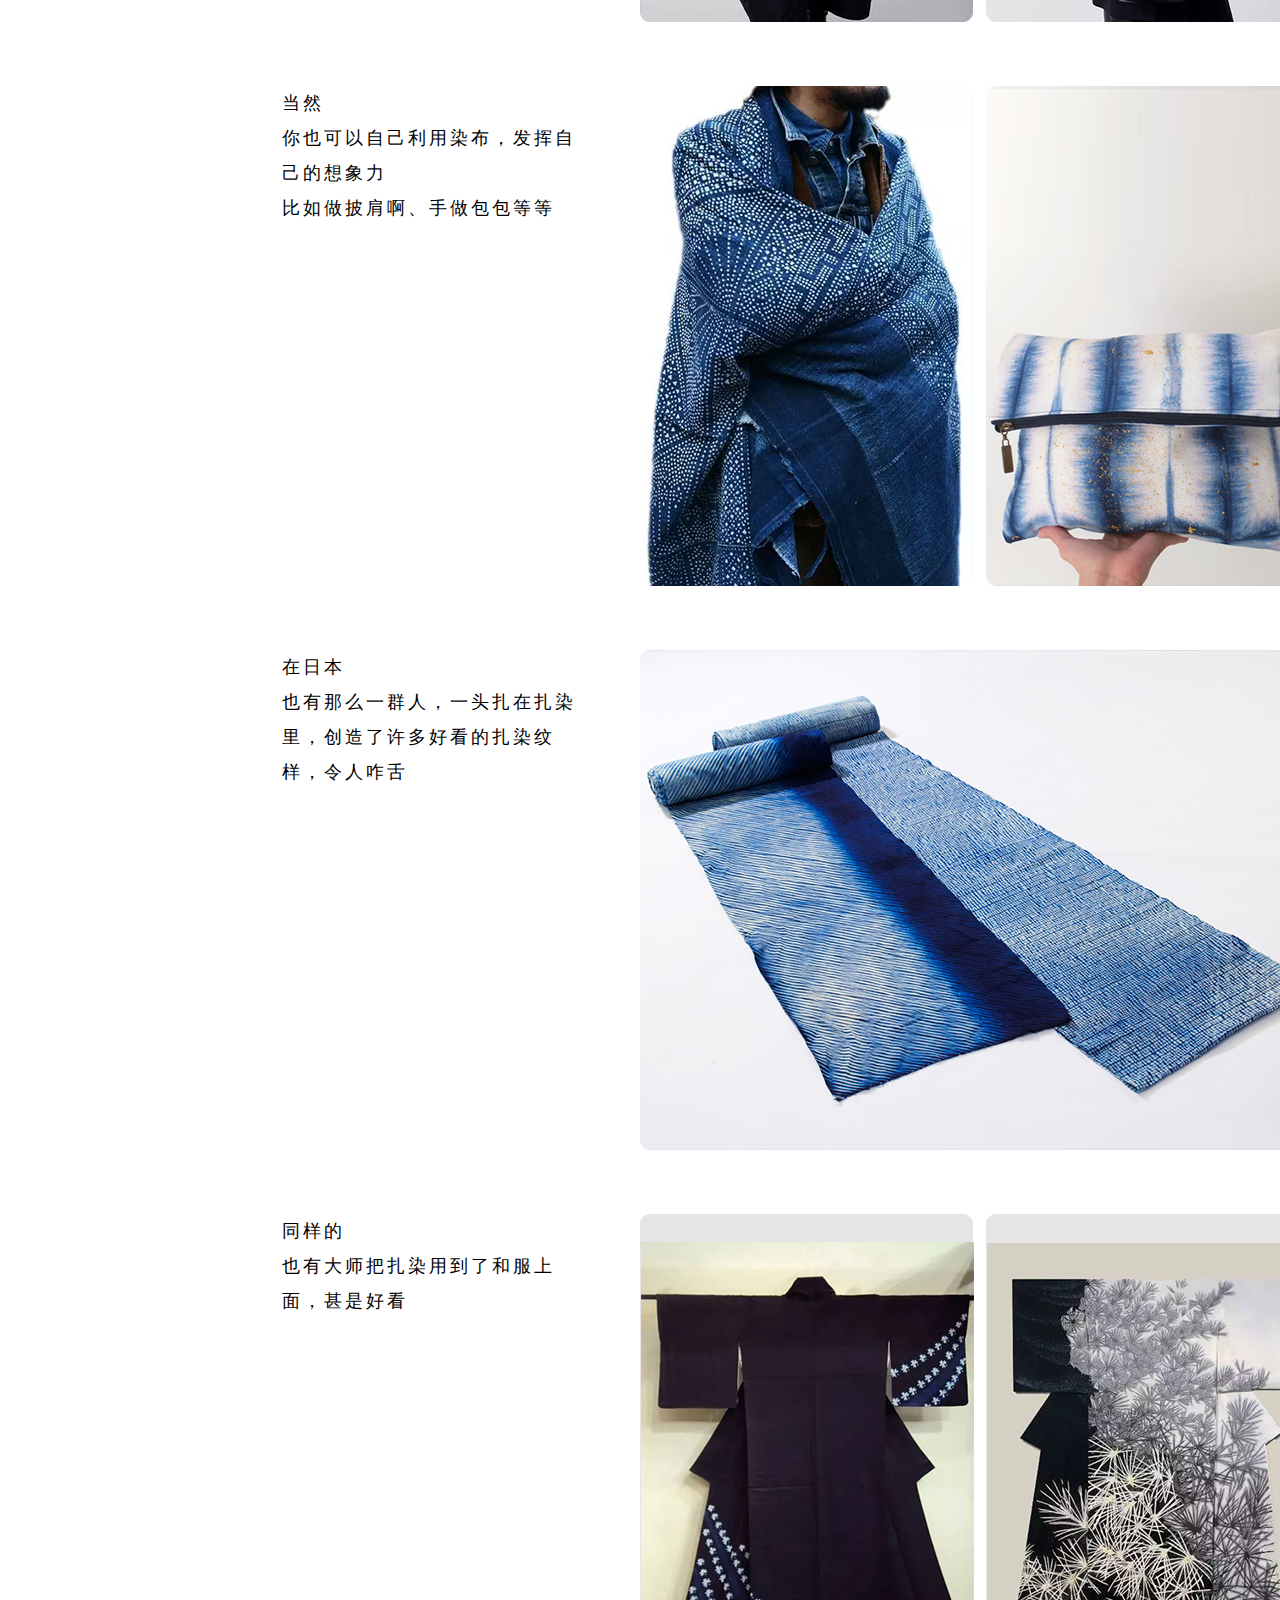
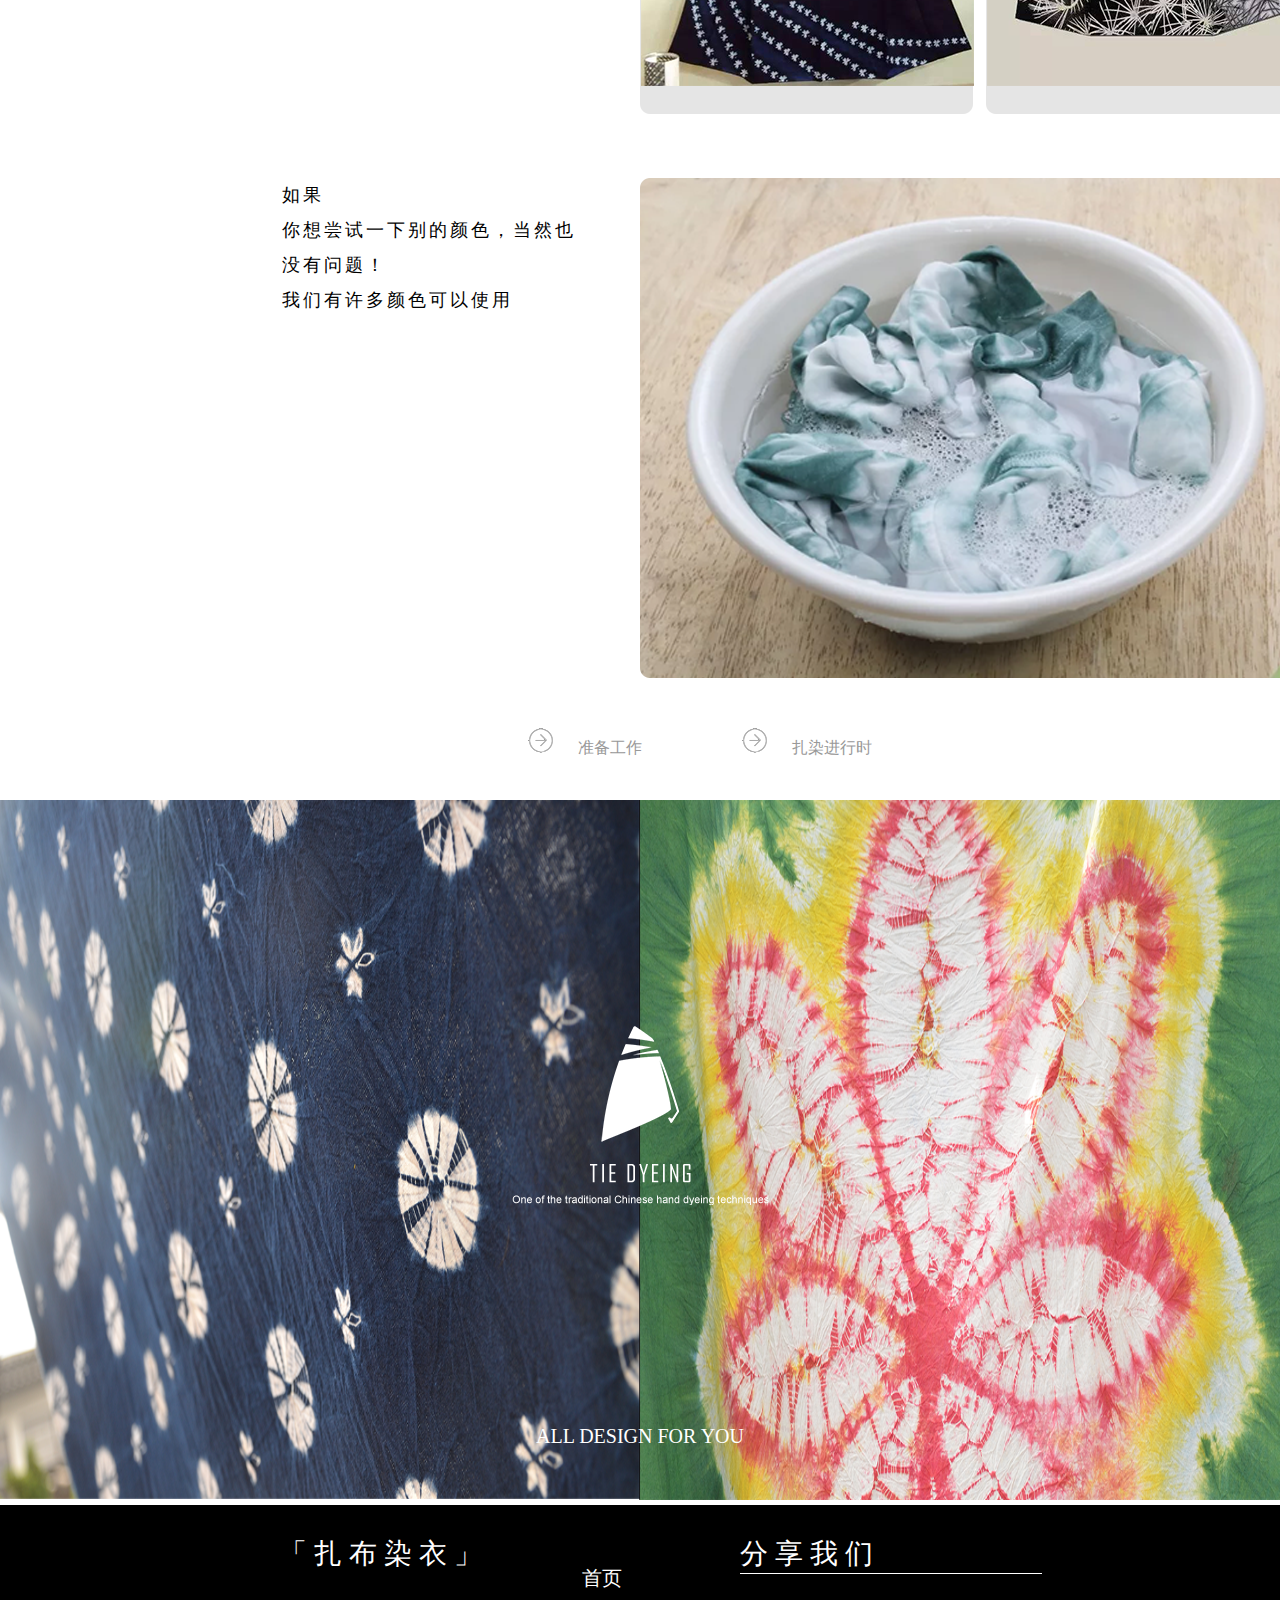
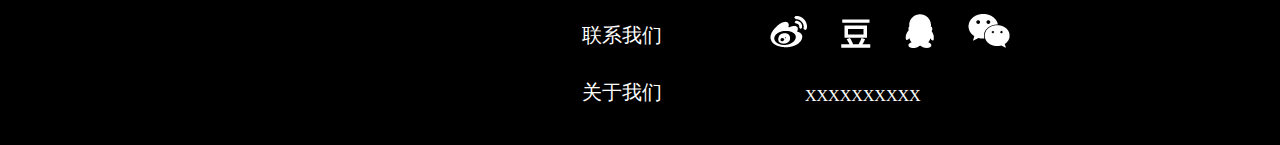
<file: learn3.html>
<!DOCTYPE html>
<html lang="zh">

<head>
    <meta charset="UTF-8">
    <title>扎染社区 | learn3</title>
    <link rel="stylesheet" type="text/css" href="css/learn3.css">
    <link rel="stylesheet" href="https://use.fontawesome.com/releases/v5.3.1/css/all.css" integrity="sha384-mzrmE5qonljUremFsqc01SB46JvROS7bZs3IO2EmfFsd15uHvIt+Y8vEf7N7fWAU" crossorigin="anonymous">

</head>

<body>
    <div id="header">
        <img id="h-1-1" src="img2/banner.png" />
        <div class="h-1-2">
            <img src="img2/logo.png">
        </div>
        <div class="h-1-3">
            <div class="link-1">
                <a href="index.html#page1" class="demo">
                    <i class="fas fa-home"></i>
                    <span class="thin">首页</span>
                </a>
            </div>
            &nbsp; &nbsp;&nbsp;&nbsp;&nbsp;&nbsp;&nbsp; &nbsp;&nbsp;&nbsp;&nbsp;&nbsp;&nbsp; &nbsp;&nbsp;&nbsp;&nbsp;&nbsp;&nbsp;
            <div class="link-1">
                <a href="news.html" class="demo">
                    <i class="fas fa-comment"></i>
                    <span class="thin">社区</span>
                </a>
            </div>
        </div>
    </div>



    <div class="content" style="position: relative;">
        <div class="topimg">
            <img src="img9/画板 2.png">
        </div>

        <div class="backcolor">
        </div>
        <div class="main">
            <div class="title" align=center>
                <h1>不一样的扎染</h1>
            </div>

            <div class="date" align=center>
                <p>我们染完了布，还可以染全世界</p>
            </div>

            <div style="padding-top: 100px;"></div>
            <div>
                <div style="display: flex; position: relative;">
                    <div class="word">
                        <span>欣赏一些好的扎染作品吧</span>

                        <span class="spanmargin">如果我们染的直接是衣服，那我们洗洗就能穿了～</span>

                        <span class="spanmargin">体会一下文艺青年的格调</span>
                    </div>

                    <img class="pic" src="img9/画板 1.png">
                </div>
            </div>


            <div style="padding-top: 64px;"></div>
            <div>
                <div style="display: flex; position: relative;">
                    <div class="word">
                        <span>如果想要做的衣服比较复杂，可以在制作的时候，先把扎染布，再去裁剪、缝合。如果想要的效果比较精致，那可能还需要一些染布位置的计算</span>


                    </div>

                    <img class="pic" src="img9/画板 1 拷贝 4.png">
                </div>
            </div>


            <div style="padding-top: 64px;"></div>
            <div>
                <div style="display: flex; position: relative;">
                    <div class="word">
                        <span>当然<br/>你也可以自己利用染布，发挥自己的想象力<br/>比如做披肩啊、手做包包等等</span>

                    </div>

                    <img class="pic" src="img9/画板 1 拷贝 5.png">
                </div>
            </div>




            <div style="padding-top: 64px;"></div>
            <div>
                <div style="display: flex; position: relative;">
                    <div class="word">
                        <span>在日本<br/>也有那么一群人，一头扎在扎染里，创造了许多好看的扎染纹样，令人咋舌</span>

                    </div>

                    <img class="pic" src="img9/画板 1 拷贝 6.png">
                </div>
            </div>




            <div style="padding-top: 64px;"></div>
            <div>
                <div style="display: flex; position: relative;">
                    <div class="word">
                        <span>同样的<br/>也有大师把扎染用到了和服上面，甚是好看</span>

                    </div>

                    <img class="pic" src="img9/画板 1 拷贝 7.png">
                </div>
            </div>



            <div style="padding-top: 64px;"></div>
            <div>
                <div style="display: flex; position: relative;">
                    <div class="word">

                        <span>如果<br/>你想尝试一下别的颜色，当然也没有问题！<br/>我们有许多颜色可以使用</span>

                    </div>

                    <img class="pic" src="img8/画板 1 拷贝 8.png">
                </div>
            </div>




            <div class=c-f>
                <a href="learn1.html">
                    <div>
                        <img src="img2/next.png"> &nbsp;&nbsp;&nbsp;&nbsp;
                        <span>准备工作</span>
                    </div>
                </a>
                <div style="width: 100px;"></div>
                <a href="learn2.html">
                    <div>
                        <img src="img2/next.png"> &nbsp;&nbsp;&nbsp;&nbsp;
                        <span>扎染进行时</span>
                    </div>
                </a>
            </div>

        </div>
    </div>

















    <div>
        <div class="f-1">
            <img class="f-1-1" src="img2/footer img.png" />
            <img class="f-1-2" src="img2/footer white.png" />
            <p class="f-1-3"> ALL DESIGN FOR YOU</p>
        </div>
    </div>

    <div style="padding-top:5px;"></div>

    <div class="f-2">
        <div class="fleft">
            <div>
                <span class="f-2-1">「 扎 布 染 衣 」</span>
            </div>
            <div>
                <a href="#">
                    <p class="f-2-2">首页</p>
                </a>
                <a href="#">
                    <p class="f-2-2">联系我们</p>
                </a>
                <a href="#">
                    <p class="f-2-2">关于我们</p>
                </a>
            </div>
        </div>
        <div class="fright">
            <div>
                <span class="f-2-1">分 享 我 们</span>
                <HR align=center width=300 color=#fff SIZE=1>
            </div>
            <div class="icon">
                <a href="#"><img src="img/u44.png"></a>
                <a href="#"><img src="img/u46.png"></a>
                <a href="#"><img src="img/u48.png"></a>
                <a href="#"><img src="img/u50.png"></a>
            </div>
            <div class="beianhao">
                <a href="http://www.miitbeian.gov.cn"><span>XXXXXXXXXX</span></a>
            </div>
        </div>
</body>

</html>
</file>
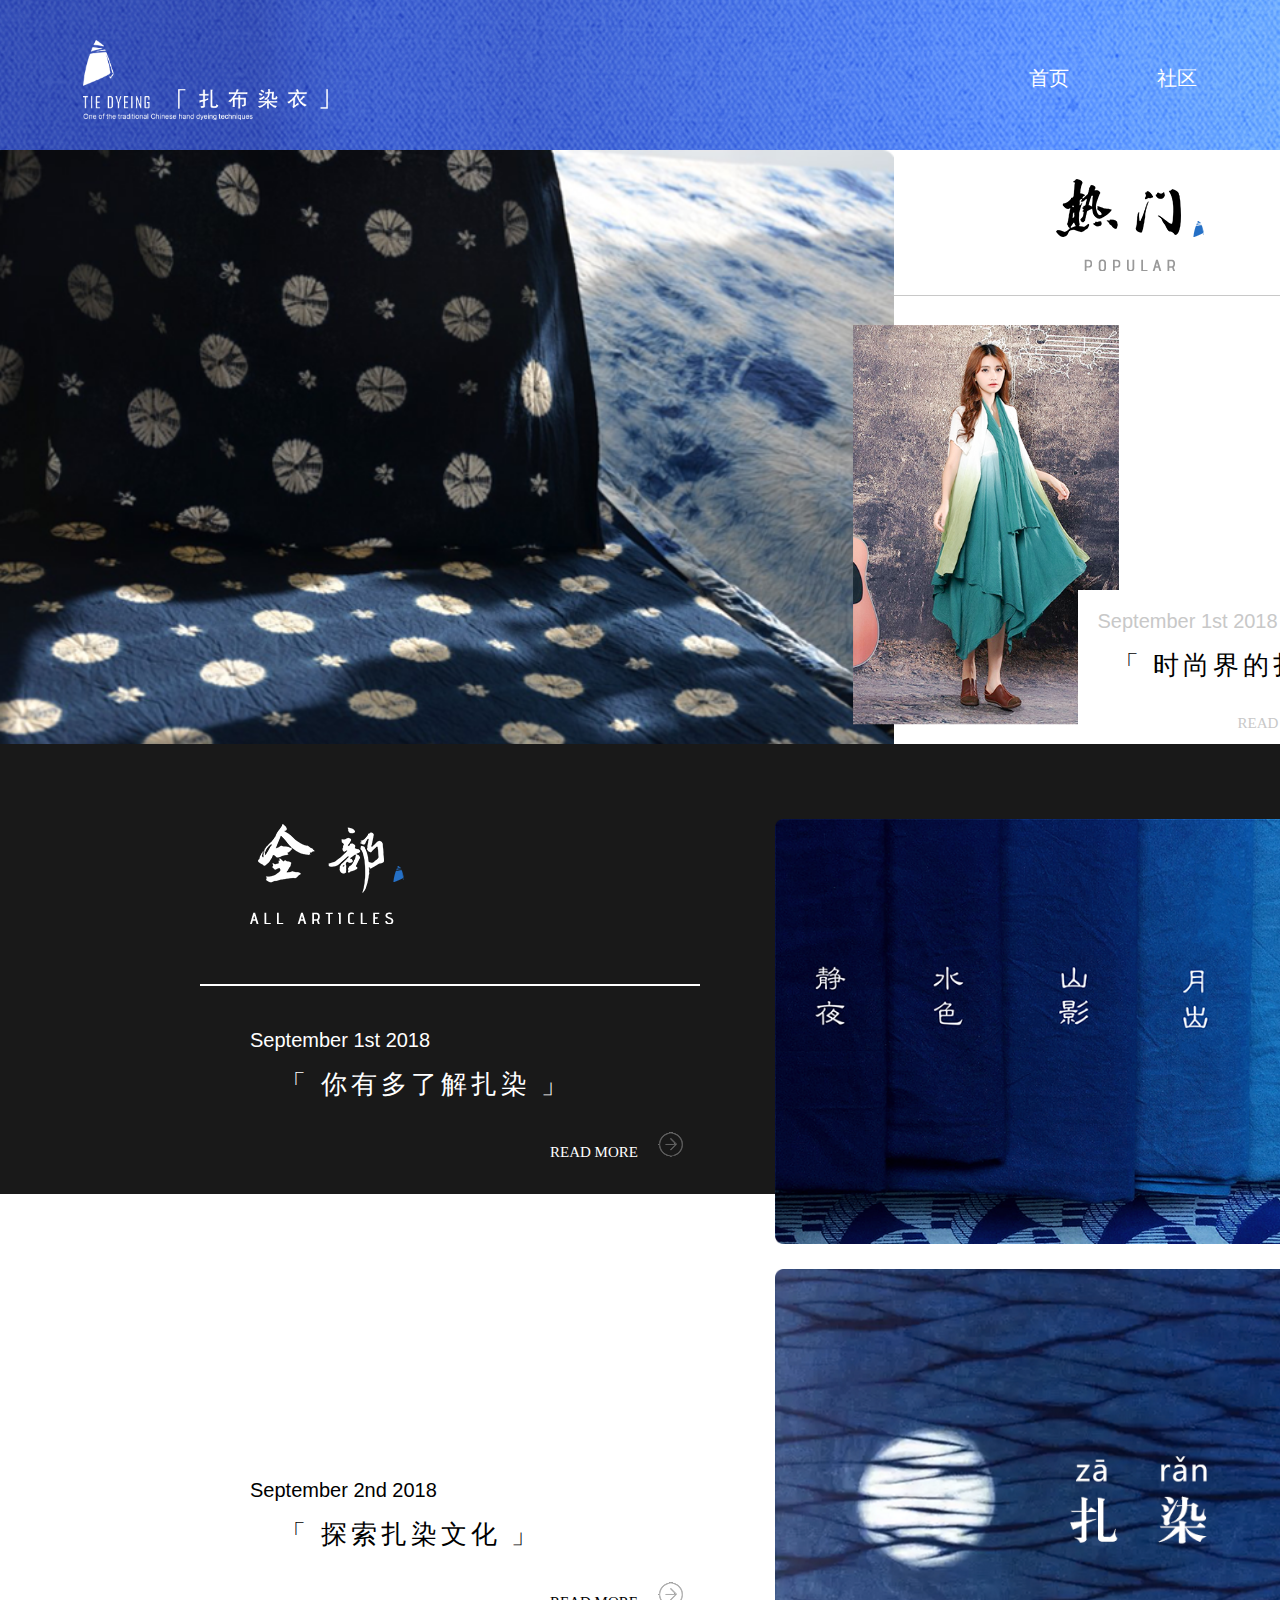
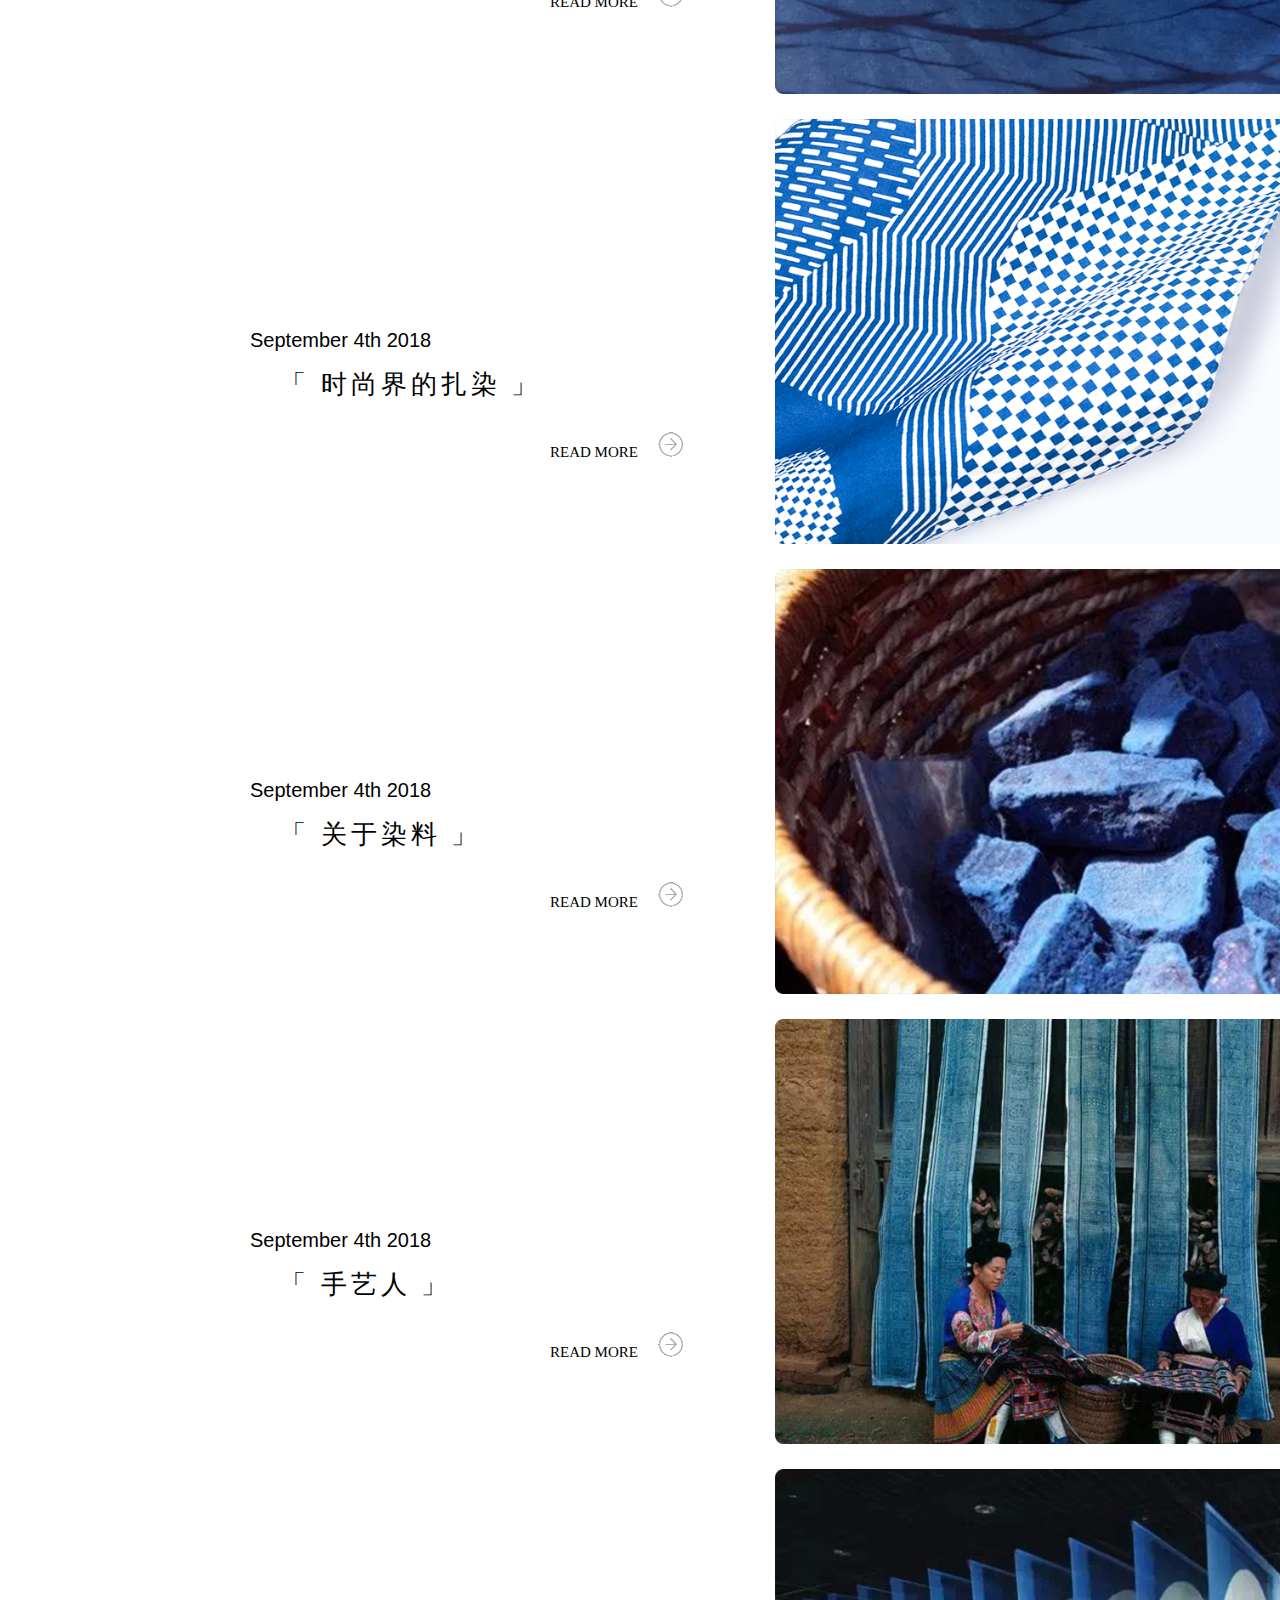
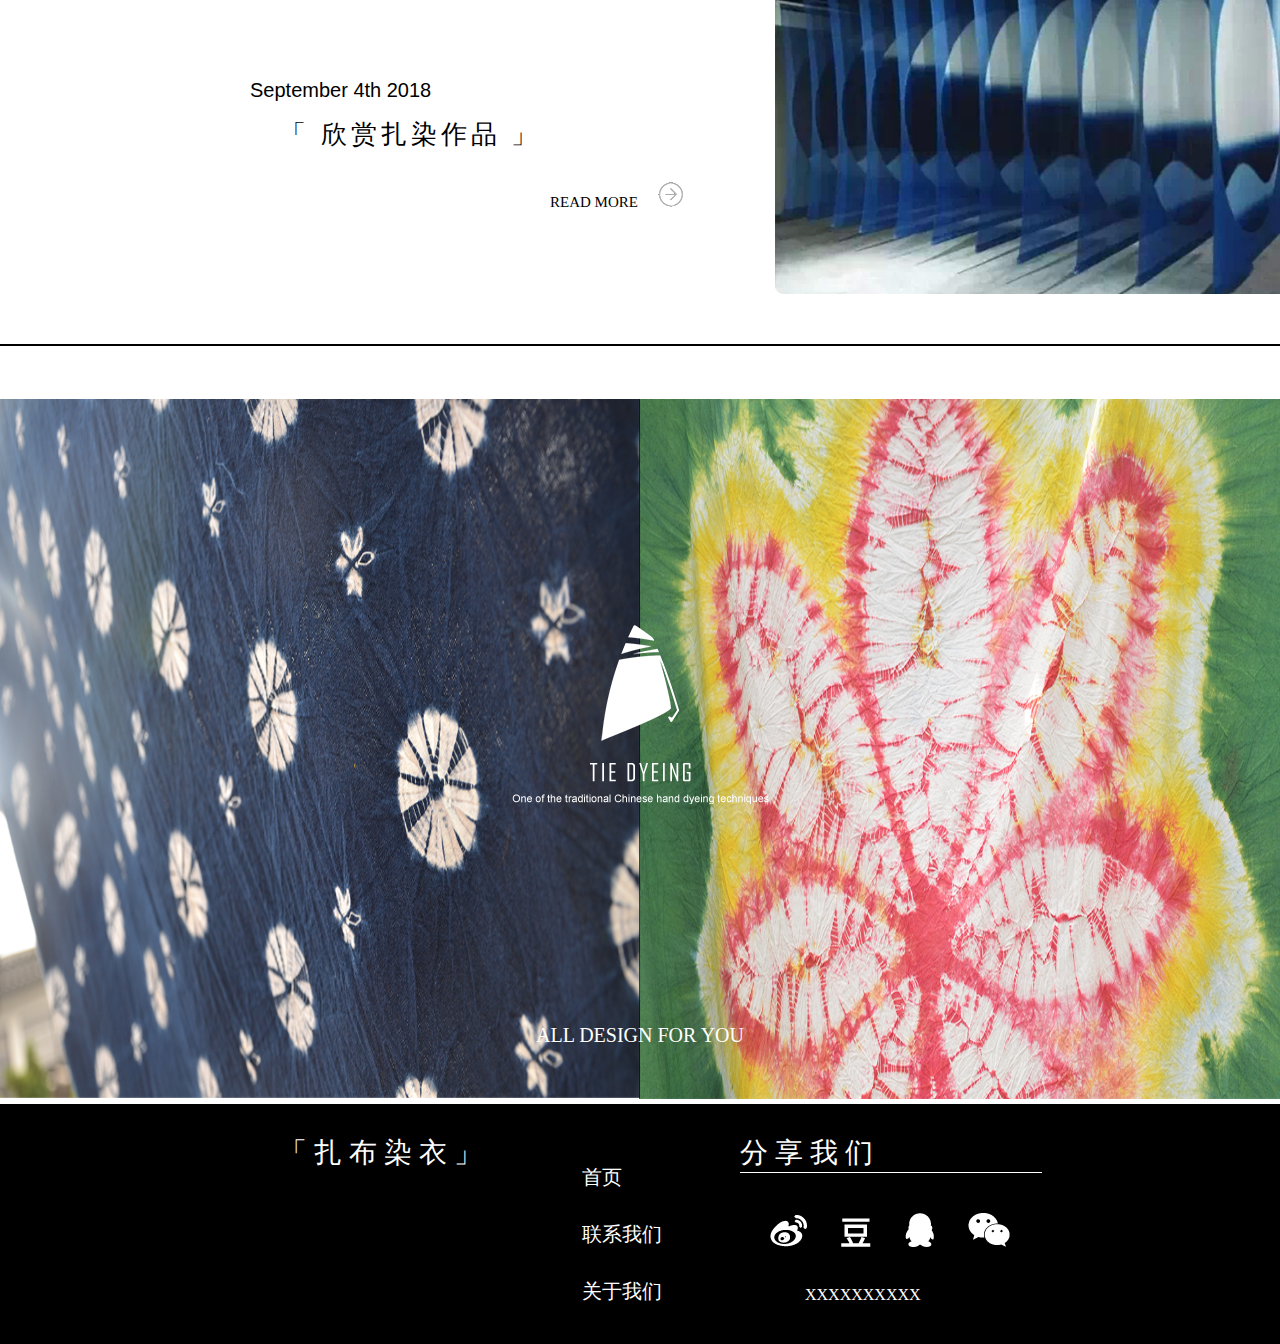
<file: news.html>
<!DOCTYPE html>
<html lang="zh">

<head>
    <meta charset="UTF-8">
    <title>扎染社区 | 社区</title>
    <link rel="stylesheet" type="text/css" href="css/news.css">
    <link rel="stylesheet" href="https://use.fontawesome.com/releases/v5.3.1/css/all.css" integrity="sha384-mzrmE5qonljUremFsqc01SB46JvROS7bZs3IO2EmfFsd15uHvIt+Y8vEf7N7fWAU" crossorigin="anonymous">

</head>

<body>
    <div id="header">
        <img id="h-1-1" src="img2/banner.png" />
        <div class="h-1-2">
            <img src="img2/logo.png">
        </div>
        <div class="h-1-3">
            <div class="link-1">
                <a href="index.html#page1" class="demo">
                    <i class="fas fa-home"></i>
                    <span class="thin">首页</span>
                </a>
            </div>
            &nbsp; &nbsp;&nbsp;&nbsp;&nbsp;&nbsp;&nbsp; &nbsp;&nbsp;&nbsp;&nbsp;&nbsp;&nbsp; &nbsp;&nbsp;&nbsp;&nbsp;&nbsp;&nbsp;
            <div class="link-1">
                <a href="news.html" class="demo">
                    <i class="fas fa-comment"></i>
                    <span class="thin">社区</span>
                </a>
            </div>
        </div>
    </div>

    <div class="content">

        <!-- <div class="c-1" style="position: relative;">
            <div style="width: 65%;">
                <img class="c-1-1" src="img4/画板 1 拷贝 4-1.png" />
            </div>
            <div style="position: absolute;left: 60%">
                <img class="c-1-2" src="img2/hot.png">
                <div style="padding-top: 50px">
                    <hr class="hr1" />
                </div>
                <img class="c-1-3" src="img2/girl.png">
                <div class="info">
                    <div class="infostyle">
                        <div><span class="date">September 1st 2018</span></div>

                        <div class="title"><span>「时尚界的扎染」</span></div>

                        <div class="next">
                            <span>READ MORE</span>
                            <img src="img2/next.png">
                        </div>
                    </div>
                </div>
            </div>




        </div> -->
        <div class="c-1" style="position: relative;">
            <div style="width: 65%;">
                <img class="c-1-1" src="img4/画板 1 拷贝 4-1.png" />
            </div>
            <div style="position: absolute;left: 62%">
                <img class="c-1-2" src="img2/hot.png">
                <div style="padding-top: 20px">
                    <hr class="hr1" />
                </div>
                <img class="c-1-3" src="img2/girl.png">
                <div class="info">
                    <div class="infostyle">
                        <div><span class="date">September 1st 2018</span></div>

                        <div class="title"><span>「 时尚界的扎染 」</span></div>
                        <div class="next">
                            <a href="blog1.html" class="demo">
                                <span>READ MORE</span> &nbsp; &nbsp;
                                <img src="img2/next.png">
                            </a>
                        </div>
                        </a>
                    </div>
                </div>
            </div>

        </div>


        <div class="c-2" style="position: relative;display: flex;">
            <div style="width: 65%;">
                <div>
                    <img src="img2/all.png" class="c-2-1">

                </div>
                <div class="c-2-2">
                    <hr class="hr2" />
                </div>
                <div class="info2">
                    <div class="infostyle">
                        <div><span class="date">September 1st 2018</span></div>

                        <div class="title2"><span>「 你有多了解扎染 」</span></div>

                        <div class="next2">
                            <a href="blog3.html" class="demo">
                                <span>READ MORE</span> &nbsp; &nbsp;
                                <img src="img2/next.png">
                            </a>
                        </div>
                    </div>
                </div>
            </div>
            <div style="width: 35%;position: absolute;">
                <div class="c-2-3">
                    <img src="img2/img1.png">
                </div>
            </div>
        </div>


        <div class="c-3" style="position: relative;display: flex;">
            <div style="width: 65%;">
                <div>
                    <img class="c-2-1">
                </div>
                <div class="c-2-2">
                </div>
                <div class="info3">
                    <div class="infostyle">
                        <div><span class="date">September 2nd 2018</span></div>

                        <div class="title2"><span>「 探索扎染文化 」</span></div>

                        <div class="next2">
                            <a href="blog1.html" class="demo">
                                <a href="blog2.html" class="demo">
                                    <span>READ MORE</span> &nbsp; &nbsp;
                                    <img src="img2/next.png">
                                </a>
                            </a>
                        </div>
                    </div>
                </div>
            </div>
            <div style="width: 35%;position: absolute;">
                <div class="c-2-3">
                    <img src="img2/img2.png">
                </div>
            </div>
        </div>

        <div class="c-3" style="position: relative;display: flex;">
            <div style="width: 65%;">
                <div>
                    <img class="c-2-1">
                </div>
                <div class="c-2-2">
                </div>
                <div class="info3">
                    <div class="infostyle">
                        <div><span class="date">September 4th 2018</span></div>

                        <div class="title2"><span>「 时尚界的扎染 」</span></div>

                        <div class="next2">
                            <a href="blog1.html" class="demo">
                                <span>READ MORE</span> &nbsp; &nbsp;
                                <img src="img2/next.png">
                            </a>
                        </div>
                    </div>
                </div>
            </div>
            <div style="width: 35%;position: absolute;">
                <div class="c-2-3">
                    <img src="img2/img3.png">
                </div>
            </div>
        </div>


        <div class="c-3" style="position: relative;display: flex;">
            <div style="width: 65%;">
                <div>
                    <img class="c-2-1">
                </div>
                <div class="c-2-2">
                </div>
                <div class="info3">
                    <div class="infostyle">
                        <div><span class="date">September 4th 2018</span></div>

                        <div class="title2"><span>「 关于染料 」</span></div>

                        <div class="next2">
                            <a href="blog4.html" class="demo">
                                <span>READ MORE</span> &nbsp; &nbsp;
                                <img src="img2/next.png">
                            </a>
                        </div>
                    </div>
                </div>
            </div>
            <div style="width: 35%;position: absolute;">
                <div class="c-2-3">
                    <img src="img2/img4.png">
                </div>
            </div>
        </div>

        <div class="c-3" style="position: relative;display: flex;">
            <div style="width: 65%;">
                <div>
                    <img class="c-2-1">
                </div>
                <div class="c-2-2">
                </div>
                <div class="info3">
                    <div class="infostyle">
                        <div><span class="date">September 4th 2018</span></div>

                        <div class="title2"><span>「 手艺人 」</span></div>

                        <div class="next2">
                            <a href="blog5.html" class="demo">
                                <span>READ MORE</span> &nbsp; &nbsp;
                                <img src="img2/next.png">
                            </a>
                        </div>
                    </div>
                </div>
            </div>
            <div style="width: 35%;position: absolute;">
                <div class="c-2-3">
                    <img src="img2/img5.png">
                </div>
            </div>
        </div>

        <div class="c-3" style="position: relative;display: flex;">
            <div style="width: 65%;">
                <div>
                    <img class="c-2-1">
                </div>
                <div class="c-2-2">
                </div>
                <div class="info3">
                    <div class="infostyle">
                        <div><span class="date">September 4th 2018</span></div>

                        <div class="title2"><span>「 欣赏扎染作品 」</span></div>

                        <div class="next2">
                            <a href="blog6.html" class="demo">
                                <span>READ MORE</span> &nbsp; &nbsp;
                                <img src="img2/next.png">
                            </a>
                        </div>
                    </div>
                </div>
            </div>
            <div style="width: 35%;position: absolute;">
                <div class="c-2-3">
                    <img src="img2/img6.png">
                </div>
            </div>
        </div>



    </div>

    <div class=c-f>
        <hr class="hr3" />
    </div>


    <div>
        <div class="f-1">
            <img class="f-1-1" src="img2/footer img.png" />
            <img class="f-1-2" src="img2/footer white.png" />
            <p class="f-1-3"> ALL DESIGN FOR YOU</p>
        </div>
    </div>

    <div style="padding-top:5px;"></div>

    <div class="f-2">
        <div class="fleft">
            <div>
                <span class="f-2-1">「 扎 布 染 衣 」</span>
            </div>
            <div>
                <a href="#">
                    <p class="f-2-2">首页</p>
                </a>
                <a href="#">
                    <p class="f-2-2">联系我们</p>
                </a>
                <a href="#">
                    <p class="f-2-2">关于我们</p>
                </a>
            </div>
        </div>
        <div class="fright">
            <div>
                <span class="f-2-1">分 享 我 们</span>
                <HR align=center width=300 color=#fff SIZE=1>
            </div>
            <div class="icon">
                <a href="#"><img src="img/u44.png"></a>
                <a href="#"><img src="img/u46.png"></a>
                <a href="#"><img src="img/u48.png"></a>
                <a href="#"><img src="img/u50.png"></a>
            </div>
            <div class="beianhao">
                <a href="http://www.miitbeian.gov.cn"><span>XXXXXXXXXX</span></a>
            </div>
        </div>
</body>

</html>
</file>
<file: css/index.css>
* {
    margin: 0px;
    padding: 0px;
}

a {
    position: relative;
    color: #fff;
    text-decoration: none;
    color: #fff;
    font-family: "Microsoft YaHei";
}

a.demo:before,
a.demo:after {
    content: '';
    border-bottom: solid 1px white;
    position: absolute;
    bottom: 0;
    width: 0;
}

a.demo:before {
    left: 0;
}

a.demo:after {
    right: 0;
}

a.demo:hover:before,
a.demo:hover:after {
    width: 50%;
}

a.demo:before,
a.demo:after {
    -webkit-transition: all 0.2s ease;
    transition: all 0.2s ease;
}

.h-1-3 {
    padding-left: 500px;
    padding-top: 65px;
    display: flex;
}

.h-1-3 span {
    font-size: 20px;
}


/* .h-1 {
    width: 1250px;
    height: 150px;
    margin: 0 auto;
    border-top: blue 2px solid;
    background-size: cover;
    background-position: 50%;
    display: flex;
    justify-content: space-between;
    align-items: Center;
}

.h-1-1 {
    height: 100%;
    width: 35%;
    display: flex;
    align-items: center;
    justify-content: center;
}

.h-1-2 {
    height: 100%;
    width: 30%;
    display: flex;
    align-items: center;
    justify-content: center;
}

.h-1-3 {
    height: 100%;
    width: 35%;
    display: flex;
    align-items: flex-start;
    justify-content: center;
    padding-top: 25px;
}

.h-1-3 span {
    font-size: 10px;
} */

#h-1 {
    width: 100%;
    height: 150px;
    margin: 0 auto;
    position: fixed;
    top: 0;
    display: flex;
    justify-content: center;
    z-index: 1;
}

#h-1-1 {
    position: absolute;
    z-index: -1;
    width: 100%;
    height: 150px;
}

.h-1-2 img {
    padding-right: 200px;
    padding-top: 40px;
    height: 80px;
    width: auto;
}

.h-2 {
    padding-top: 152px;
    width: 1250px;
    height: auto;
    margin: 0 auto;
}

.h-2 img {
    width: 100%;
    height: 300px;
}

.h-3 {
    padding-top: 10px;
}

.h-3-1 {
    margin: 0 auto;
    width: 800px;
    height: auto;
    display: flex;
    justify-content: center;
}

.h-3-1 img {
    height: 50px;
    width: 1250px;
}

.h-3-2 {
    /* padding-top: 5px; */
    margin: 0 auto;
    width: 1250px;
    display: flex;
    justify-content: center;
}


/* .h-3-2 img {
    height: 380px;
    width: 600px;
} */

.c-1 {
    width: 1250px;
    margin: 0 auto;
    padding-top: 80px;
}

.title-text span {
    display: block;
    position: relative;
    color: #188eee;
    text-align: center;
}

.title-text span:before,
.title-text span:after {
    content: '';
    position: absolute;
    top: 50%;
    background: #8c8c8c;
    width: 35%;
    height: 1px;
}

.title-text span:before {
    left: 2%;
}

.title-text span:after {
    right: 2%;
}

.c-2 {
    padding-top: 50px;
}

.c-2 span {
    display: block;
    position: relative;
    text-align: center;
}

.c-3 {
    width: 1200px;
    margin: 0 auto;
    padding-top: 50px;
    padding-right: 50px;
}

.c-3 table {
    margin: 0 auto;
}

.c-4 {
    width: 1200px;
    margin: 0 auto;
    padding-top: 50px;
    padding-right: 0px;
}

.c-4 table {
    margin: 0 auto;
}

.bottom-opacity {
    position: relative;
}

.bottom-opacity img {
    width: 100%;
}

.bottom-opacity .bottom {
    width: 100%;
    height: 40px;
    position: absolute;
    left: 0;
    bottom: 3px;
    border-bottom-right-radius: 0.5em;
    border-bottom-left-radius: 0.5em;
    background-color: rgba(0, 0, 0, 0.9);
}

.bottom-opacity .bottom div {
    margin: 8px 10px;
}

.bottom p {
    color: #fff;
    margin: 0 auto;
    padding-top: 10px;
    padding-left: 20px;
    font-family: "Microsoft YaHei";
}

.f-1 {
    position: relative;
    z-index: 2;
    width: 100%;
    height: 700px;
    margin: 0 auto;
    display: flex;
    justify-content: center;
    align-content: space-between;
}

.f-1-1 {
    position: absolute;
    z-index: -1;
    height: 700px;
    width: 100%;
}

.f-1-2 {
    position: absolute;
    z-index: 0;
    padding-top: 225px;
}

.f-1-3 {
    position: absolute;
    z-index: 0;
    color: #fff;
    padding-top: 625px;
    font-family: "Microsoft YaHei";
    font-size: 20px;
}

.f-2 {
    background-color: #000;
    width: 100%;
    height: 500px;
    display: flex;
}

.fleft {
    width: 50%;
    padding-left: 200px;
    padding-top: 30px;
    display: flex;
    justify-content: center;
}

.fright {
    width: 50%;
    padding-top: 30px;
}

.f-2-1 {
    color: #fff;
    font-size: 28px;
}

.f-2-2 {
    color: #fff;
    padding-top: 30px;
    padding-left: 100px;
    font-size: 20px;
}

.icon {
    padding-top: 20px;
}

.icon img {
    padding-top: 20px;
    padding-left: 30px;
}

.beianhao {
    padding-top: 35px;
    padding-left: 65px;
}

.beianhao span {
    color: #fff;
}
</file>
<file: css/blog1.css>
* {
    margin: 0px;
    padding: 0px;
}

a {
    position: relative;
    color: #fff;
    text-decoration: none;
    color: #fff;
    font-family: "Microsoft YaHei";
}

a.demo:before,
a.demo:after {
    content: '';
    border-bottom: solid 1px white;
    position: absolute;
    bottom: 0;
    width: 0;
}

a.demo:before {
    left: 0;
}

a.demo:after {
    right: 0;
}

a.demo:hover:before,
a.demo:hover:after {
    width: 50%;
}

a.demo:before,
a.demo:after {
    -webkit-transition: all 0.2s ease;
    transition: all 0.2s ease;
}

.h-1-3 {
    padding-left: 500px;
    padding-top: 65px;
    display: flex;
}

.h-1-3 span {
    font-size: 20px;
}

span {
    font-family: "Microsoft YaHei";
}

#header {
    width: 100%;
    height: 150px;
    margin: 0 auto;
    display: flex;
    justify-content: center;
}

#h-1-1 {
    position: absolute;
    z-index: -1;
    width: 100%;
    height: 150px;
}

.h-1-2 img {
    padding-right: 200px;
    padding-top: 40px;
    height: 80px;
    width: auto;
}

.f-1 {
    position: relative;
    z-index: 2;
    width: 100%;
    height: 700px;
    margin: 0 auto;
    display: flex;
    justify-content: center;
    align-content: space-between;
}

.f-1-1 {
    position: absolute;
    z-index: -1;
    height: 700px;
    width: 100%;
}

.f-1-2 {
    position: absolute;
    z-index: 0;
    padding-top: 225px;
}

.f-1-3 {
    position: absolute;
    z-index: 0;
    color: #fff;
    padding-top: 625px;
    font-family: "Microsoft YaHei";
    font-size: 20px;
}

.f-2 {
    background-color: #000;
    width: 100%;
    height: 240px;
    display: flex;
}

.fleft {
    width: 50%;
    padding-left: 200px;
    padding-top: 30px;
    display: flex;
    justify-content: center;
}

.fright {
    width: 50%;
    padding-top: 30px;
}

.f-2-1 {
    color: #fff;
    font-size: 28px;
}

.f-2-2 {
    color: #fff;
    padding-top: 30px;
    padding-left: 100px;
    font-size: 20px;
}

.icon {
    padding-top: 20px;
}

.icon img {
    padding-top: 20px;
    padding-left: 30px;
}

.beianhao {
    padding-top: 35px;
    padding-left: 65px;
}

.beianhao span {
    color: #fff;
}

.topimg {
    z-index: -1;
}

.topimg img {
    height: auto;
    width: 65%;
}

.content {
    height: 4400px;
}

.backcolor {
    width: 70%;
    height: 2500px;
    left: 15%;
    top: 175px;
    z-index: 0;
    position: absolute;
    background-color: #fff;
    opacity: 0.85;
    margin: 0 auto;
    border-radius: 2em;
}

.main {
    width: 70%;
    height: 2000px;
    left: 15%;
    top: 175px;
    z-index: 1;
    position: absolute;
    margin: 0 auto;
    border-radius: 2em;
}

.title h1 {
    padding-top: 50px;
    padding-left: 20px;
}

.date p {
    padding-top: 20px;
    padding-left: 20px;
    font-size: 15px;
    font-family: 'Arial Narrow', sans-serif;
    color: rgb(102, 102, 102);
}

.word {
    width: 35%;
    padding-left: 10%;
    height: 500px;
    display: flex;
    flex-direction: column;
    /* justify-content: space-between; */
}

.word span {
    font-size: 18px;
    font-family: "Microsoft YaHei", 微软雅黑, "MicrosoftJhengHei", 华文细黑, STHeiti, MingLiu;
    -webkit-font-smoothing: subpixel-antialiased;
    color: #000;
    letter-spacing: 2px;
    line-height: 30px;
    font-weight: lighter;
}

.spanmargin {
    padding-top: 70px;
}

.padding {
    padding-top: 100px;
}

.pic {
    position: absolute;
    left: 50%;
    z-index: 2;
}

.imgbox {
    position: absolute;
    width: 50%;
    left: 50%;
    z-index: 2;
    display: flex;
}

.gifbox {
    position: absolute;
    width: 680px;
    height: 500px;
    left: 50%;
    z-index: 2;
    display: flex;
    justify-content: flex-start;
    flex-wrap: wrap;
}

.gifbox img {
    width: 333px;
    height: 243px;
    border-radius: 0.5em;
}

.hr3 {
    height: 3px;
    border: none;
    border-top: 2px solid rgb(153, 153, 153);
    width: 1375px;
    z-index: 1;
    margin: 0 auto;
}

.c-f {
    padding-top: 50px;
}
</file>
<file: css/blog2.css>
* {
    margin: 0px;
    padding: 0px;
}

a {
    position: relative;
    color: #fff;
    text-decoration: none;
    color: #fff;
    font-family: "Microsoft YaHei";
}

a.demo:before,
a.demo:after {
    content: '';
    border-bottom: solid 1px white;
    position: absolute;
    bottom: 0;
    width: 0;
}

a.demo:before {
    left: 0;
}

a.demo:after {
    right: 0;
}

a.demo:hover:before,
a.demo:hover:after {
    width: 50%;
}

a.demo:before,
a.demo:after {
    -webkit-transition: all 0.2s ease;
    transition: all 0.2s ease;
}

.h-1-3 {
    padding-left: 500px;
    padding-top: 65px;
    display: flex;
}

.h-1-3 span {
    font-size: 20px;
}

span {
    font-family: "Microsoft YaHei";
}

#header {
    width: 100%;
    height: 150px;
    margin: 0 auto;
    display: flex;
    justify-content: center;
}

#h-1-1 {
    position: absolute;
    z-index: -1;
    width: 100%;
    height: 150px;
}

.h-1-2 img {
    padding-right: 200px;
    padding-top: 40px;
    height: 80px;
    width: auto;
}

.f-1 {
    position: relative;
    z-index: 2;
    width: 100%;
    height: 700px;
    margin: 0 auto;
    display: flex;
    justify-content: center;
    align-content: space-between;
}

.f-1-1 {
    position: absolute;
    z-index: -1;
    height: 700px;
    width: 100%;
}

.f-1-2 {
    position: absolute;
    z-index: 0;
    padding-top: 225px;
}

.f-1-3 {
    position: absolute;
    z-index: 0;
    color: #fff;
    padding-top: 625px;
    font-family: "Microsoft YaHei";
    font-size: 20px;
}

.f-2 {
    background-color: #000;
    width: 100%;
    height: 240px;
    display: flex;
}

.fleft {
    width: 50%;
    padding-left: 200px;
    padding-top: 30px;
    display: flex;
    justify-content: center;
}

.fright {
    width: 50%;
    padding-top: 30px;
}

.f-2-1 {
    color: #fff;
    font-size: 28px;
}

.f-2-2 {
    color: #fff;
    padding-top: 30px;
    padding-left: 100px;
    font-size: 20px;
}

.icon {
    padding-top: 20px;
}

.icon img {
    padding-top: 20px;
    padding-left: 30px;
}

.beianhao {
    padding-top: 35px;
    padding-left: 65px;
}

.beianhao span {
    color: #fff;
}

.topimg {
    z-index: -1;
}

.topimg img {
    height: auto;
    width: 65%;
}

.content {
    height: 4000px;
}

.backcolor {
    width: 70%;
    height: 1000px;
    left: 15%;
    top: 175px;
    z-index: 0;
    position: absolute;
    background-color: #fff;
    opacity: 0.85;
    margin: 0 auto;
    border-radius: 2em;
}

.main {
    width: 70%;
    left: 15%;
    top: 175px;
    z-index: 1;
    position: absolute;
    margin: 0 auto;
    border-radius: 2em;
}

.title h1 {
    padding-top: 50px;
    padding-left: 20px;
}

.date p {
    padding-top: 20px;
    padding-left: 20px;
    font-size: 15px;
    font-family: 'Arial Narrow', sans-serif;
    color: rgb(102, 102, 102);
}

.word {
    width: 35%;
    padding-left: 10%;
    height: 500px;
    display: flex;
    flex-direction: column;
    /* justify-content: space-between; */
}

.word span {
    font-size: 18px;
    font-family: "Microsoft YaHei", 微软雅黑, "MicrosoftJhengHei", 华文细黑, STHeiti, MingLiu;
    -webkit-font-smoothing: subpixel-antialiased;
    color: #000;
    letter-spacing: 3px;
    line-height: 35px;
    font-weight: lighter;
}

.spanmargin {
    padding-top: 85px;
}

.padding {
    padding-top: 100px;
}

.pic {
    position: absolute;
    left: 50%;
    z-index: 2;
}

.imgbox {
    position: absolute;
    width: 50%;
    left: 50%;
    z-index: 2;
    display: flex;
}

.gifbox {
    position: absolute;
    width: 680px;
    height: 500px;
    left: 50%;
    z-index: 2;
    display: flex;
    justify-content: flex-start;
    flex-wrap: wrap;
}

.gifbox img {
    width: 333px;
    height: 243px;
    border-radius: 0.5em;
}

.hr3 {
    height: 3px;
    border: none;
    border-top: 2px solid rgb(153, 153, 153);
    width: 1375px;
    z-index: 1;
    margin: 0 auto;
}

.c-f {
    padding-top: 50px;
}
</file>
<file: css/blog3.css>
* {
    margin: 0px;
    padding: 0px;
}

a {
    position: relative;
    color: #fff;
    text-decoration: none;
    color: #fff;
    font-family: "Microsoft YaHei";
}

a.demo:before,
a.demo:after {
    content: '';
    border-bottom: solid 1px white;
    position: absolute;
    bottom: 0;
    width: 0;
}

a.demo:before {
    left: 0;
}

a.demo:after {
    right: 0;
}

a.demo:hover:before,
a.demo:hover:after {
    width: 50%;
}

a.demo:before,
a.demo:after {
    -webkit-transition: all 0.2s ease;
    transition: all 0.2s ease;
}

.h-1-3 {
    padding-left: 500px;
    padding-top: 65px;
    display: flex;
}

.h-1-3 span {
    font-size: 20px;
}

span {
    font-family: "Microsoft YaHei";
}

#header {
    width: 100%;
    height: 150px;
    margin: 0 auto;
    display: flex;
    justify-content: center;
}

#h-1-1 {
    position: absolute;
    z-index: -1;
    width: 100%;
    height: 150px;
}

.h-1-2 img {
    padding-right: 200px;
    padding-top: 40px;
    height: 80px;
    width: auto;
}

.f-1 {
    position: relative;
    z-index: 2;
    width: 100%;
    height: 700px;
    margin: 0 auto;
    display: flex;
    justify-content: center;
    align-content: space-between;
}

.f-1-1 {
    position: absolute;
    z-index: -1;
    height: 700px;
    width: 100%;
}

.f-1-2 {
    position: absolute;
    z-index: 0;
    padding-top: 225px;
}

.f-1-3 {
    position: absolute;
    z-index: 0;
    color: #fff;
    padding-top: 625px;
    font-family: "Microsoft YaHei";
    font-size: 20px;
}

.f-2 {
    background-color: #000;
    width: 100%;
    height: 240px;
    display: flex;
}

.fleft {
    width: 50%;
    padding-left: 200px;
    padding-top: 30px;
    display: flex;
    justify-content: center;
}

.fright {
    width: 50%;
    padding-top: 30px;
}

.f-2-1 {
    color: #fff;
    font-size: 28px;
}

.f-2-2 {
    color: #fff;
    padding-top: 30px;
    padding-left: 100px;
    font-size: 20px;
}

.icon {
    padding-top: 20px;
}

.icon img {
    padding-top: 20px;
    padding-left: 30px;
}

.beianhao {
    padding-top: 35px;
    padding-left: 65px;
}

.beianhao span {
    color: #fff;
}

.topimg {
    padding-top: 10px;
    z-index: -1;
}

.topimg img {
    height: auto;
    width: 65%;
}

.content {
    height: 3400px;
}

.backcolor {
    width: 70%;
    height: 1000px;
    left: 15%;
    top: 175px;
    z-index: 0;
    position: absolute;
    background-color: #fff;
    opacity: 0.85;
    margin: 0 auto;
    border-radius: 2em;
}

.main {
    width: 70%;
    left: 15%;
    top: 175px;
    z-index: 1;
    position: absolute;
    margin: 0 auto;
    border-radius: 2em;
}

.title h1 {
    padding-top: 50px;
    padding-left: 20px;
}

.date p {
    padding-top: 20px;
    padding-left: 20px;
    font-size: 15px;
    font-family: 'Arial Narrow', sans-serif;
    color: rgb(102, 102, 102);
}

.word {
    width: 35%;
    padding-left: 10%;
    height: 500px;
    display: flex;
    flex-direction: column;
    /* justify-content: space-between; */
}

.word span {
    font-size: 18px;
    font-family: "Microsoft YaHei", 微软雅黑, "MicrosoftJhengHei", 华文细黑, STHeiti, MingLiu;
    -webkit-font-smoothing: subpixel-antialiased;
    font-weight: lighter;
    color: #000;
    letter-spacing: 2.5px;
    line-height: 35px
}

.spanmargin {
    padding-top: 85px;
}

.padding {
    padding-top: 100px;
}

.pic {
    position: absolute;
    left: 50%;
    z-index: 2;
}

.imgbox {
    position: absolute;
    width: 50%;
    left: 50%;
    z-index: 2;
    display: flex;
}

.gifbox {
    position: absolute;
    width: 680px;
    height: 500px;
    left: 50%;
    z-index: 2;
    display: flex;
    justify-content: flex-start;
    flex-wrap: wrap;
}

.gifbox img {
    width: 333px;
    height: 243px;
    border-radius: 0.5em;
}

.hr3 {
    height: 3px;
    border: none;
    border-top: 2px solid rgb(153, 153, 153);
    width: 1375px;
    z-index: 1;
    margin: 0 auto;
}

.c-f {
    padding-top: 50px;
}
</file>
<file: css/blog4.css>
* {
    margin: 0px;
    padding: 0px;
}

a {
    position: relative;
    color: #fff;
    text-decoration: none;
    color: #fff;
    font-family: "Microsoft YaHei";
}

a.demo:before,
a.demo:after {
    content: '';
    border-bottom: solid 1px white;
    position: absolute;
    bottom: 0;
    width: 0;
}

a.demo:before {
    left: 0;
}

a.demo:after {
    right: 0;
}

a.demo:hover:before,
a.demo:hover:after {
    width: 50%;
}

a.demo:before,
a.demo:after {
    -webkit-transition: all 0.2s ease;
    transition: all 0.2s ease;
}

.h-1-3 {
    padding-left: 500px;
    padding-top: 65px;
    display: flex;
}

.h-1-3 span {
    font-size: 20px;
}

span {
    font-family: "Microsoft YaHei";
}

#header {
    width: 100%;
    height: 150px;
    margin: 0 auto;
    display: flex;
    justify-content: center;
}

#h-1-1 {
    position: absolute;
    z-index: -1;
    width: 100%;
    height: 150px;
}

.h-1-2 img {
    padding-right: 200px;
    padding-top: 40px;
    height: 80px;
    width: auto;
}

.f-1 {
    position: relative;
    z-index: 2;
    width: 100%;
    height: 700px;
    margin: 0 auto;
    display: flex;
    justify-content: center;
    align-content: space-between;
}

.f-1-1 {
    position: absolute;
    z-index: -1;
    height: 700px;
    width: 100%;
}

.f-1-2 {
    position: absolute;
    z-index: 0;
    padding-top: 225px;
}

.f-1-3 {
    position: absolute;
    z-index: 0;
    color: #fff;
    padding-top: 625px;
    font-family: "Microsoft YaHei";
    font-size: 20px;
}

.f-2 {
    background-color: #000;
    width: 100%;
    height: 240px;
    display: flex;
}

.fleft {
    width: 50%;
    padding-left: 200px;
    padding-top: 30px;
    display: flex;
    justify-content: center;
}

.fright {
    width: 50%;
    padding-top: 30px;
}

.f-2-1 {
    color: #fff;
    font-size: 28px;
}

.f-2-2 {
    color: #fff;
    padding-top: 30px;
    padding-left: 100px;
    font-size: 20px;
}

.icon {
    padding-top: 20px;
}

.icon img {
    padding-top: 20px;
    padding-left: 30px;
}

.beianhao {
    padding-top: 35px;
    padding-left: 65px;
}

.beianhao span {
    color: #fff;
}

.topimg {
    padding-top: 10px;
    z-index: -1;
}

.topimg img {
    height: auto;
    width: 65%;
}

.content {
    height: 4000px;
}

.backcolor {
    width: 70%;
    height: 1000px;
    left: 15%;
    top: 175px;
    z-index: 0;
    position: absolute;
    background-color: #fff;
    opacity: 0.85;
    margin: 0 auto;
    border-radius: 2em;
}

.main {
    width: 70%;
    left: 15%;
    top: 175px;
    z-index: 1;
    position: absolute;
    margin: 0 auto;
    border-radius: 2em;
}

.title h1 {
    padding-top: 50px;
    padding-left: 20px;
}

.date p {
    padding-top: 20px;
    padding-left: 20px;
    font-size: 15px;
    font-family: 'Arial Narrow', sans-serif;
    color: rgb(102, 102, 102);
}

.word {
    width: 35%;
    padding-left: 10%;
    height: 500px;
    display: flex;
    flex-direction: column;
    /* justify-content: space-between; */
}

.word span {
    font-size: 18px;
    font-family: "Microsoft YaHei", 微软雅黑, "MicrosoftJhengHei", 华文细黑, STHeiti, MingLiu;
    -webkit-font-smoothing: subpixel-antialiased;
    color: #000;
    font-weight: lighter;
    letter-spacing: 2.5px;
    line-height: 35px
}

.spanmargin {
    padding-top: 85px;
}

.padding {
    padding-top: 100px;
}

.pic {
    position: absolute;
    left: 50%;
    z-index: 2;
}

.imgbox {
    position: absolute;
    width: 50%;
    left: 50%;
    z-index: 2;
    display: flex;
}

.gifbox {
    position: absolute;
    width: 680px;
    height: 500px;
    left: 50%;
    z-index: 2;
    display: flex;
    justify-content: flex-start;
    flex-wrap: wrap;
}

.gifbox img {
    width: 333px;
    height: 243px;
    border-radius: 0.5em;
}

.hr3 {
    height: 3px;
    border: none;
    border-top: 2px solid rgb(153, 153, 153);
    width: 1375px;
    z-index: 1;
    margin: 0 auto;
}

.c-f {
    padding-top: 50px;
}
</file>
<file: css/blog5.css>
* {
    margin: 0px;
    padding: 0px;
}

span {
    font-family: "Microsoft YaHei";
}

#header {
    width: 100%;
    height: 150px;
    margin: 0 auto;
    display: flex;
    justify-content: center;
}

#h-1-1 {
    position: absolute;
    z-index: -1;
    width: 100%;
    height: 150px;
}

.h-1-2 img {
    padding-right: 200px;
    padding-top: 40px;
    height: 80px;
    width: auto;
}

a {
    position: relative;
    color: #fff;
    text-decoration: none;
    color: #fff;
    font-family: "Microsoft YaHei";
}

a.demo:before,
a.demo:after {
    content: '';
    border-bottom: solid 1px white;
    position: absolute;
    bottom: 0;
    width: 0;
}

a.demo:before {
    left: 0;
}

a.demo:after {
    right: 0;
}

a.demo:hover:before,
a.demo:hover:after {
    width: 50%;
}

a.demo:before,
a.demo:after {
    -webkit-transition: all 0.2s ease;
    transition: all 0.2s ease;
}

.h-1-3 {
    padding-left: 500px;
    padding-top: 65px;
    display: flex;
}

.h-1-3 span {
    font-size: 20px;
}

.f-1 {
    position: relative;
    z-index: 2;
    width: 100%;
    height: 700px;
    margin: 0 auto;
    display: flex;
    justify-content: center;
    align-content: space-between;
}

.f-1-1 {
    position: absolute;
    z-index: -1;
    height: 700px;
    width: 100%;
}

.f-1-2 {
    position: absolute;
    z-index: 0;
    padding-top: 225px;
}

.f-1-3 {
    position: absolute;
    z-index: 0;
    color: #fff;
    padding-top: 625px;
    font-family: "Microsoft YaHei";
    font-size: 20px;
}

.f-2 {
    background-color: #000;
    width: 100%;
    height: 240px;
    display: flex;
}

.fleft {
    width: 50%;
    padding-left: 200px;
    padding-top: 30px;
    display: flex;
    justify-content: center;
}

.fright {
    width: 50%;
    padding-top: 30px;
}

.f-2-1 {
    color: #fff;
    font-size: 28px;
}

.f-2-2 {
    color: #fff;
    padding-top: 30px;
    padding-left: 100px;
    font-size: 20px;
}

.icon {
    padding-top: 20px;
}

.icon img {
    padding-top: 20px;
    padding-left: 30px;
}

.beianhao {
    padding-top: 35px;
    padding-left: 65px;
}

.beianhao span {
    color: #fff;
}

.topimg {
    padding-top: 10px;
    z-index: -1;
}

.topimg img {
    height: auto;
    width: 65%;
}

.content {
    height: 3400px;
}

.backcolor {
    width: 70%;
    height: 1000px;
    left: 15%;
    top: 175px;
    z-index: 0;
    position: absolute;
    background-color: #fff;
    opacity: 0.85;
    margin: 0 auto;
    border-radius: 2em;
}

.main {
    width: 70%;
    left: 15%;
    top: 175px;
    z-index: 1;
    position: absolute;
    margin: 0 auto;
    border-radius: 2em;
}

.title h1 {
    padding-top: 50px;
    padding-left: 20px;
}

.date p {
    padding-top: 20px;
    padding-left: 20px;
    font-size: 15px;
    font-family: 'Arial Narrow', sans-serif;
    color: rgb(102, 102, 102);
}

.word {
    width: 35%;
    padding-left: 10%;
    height: 500px;
    display: flex;
    flex-direction: column;
    /* justify-content: space-between; */
}

.word span {
    font-size: 18px;
    font-family: "Microsoft YaHei", 微软雅黑, "MicrosoftJhengHei", 华文细黑, STHeiti, MingLiu;
    font-weight: lighter;
    -webkit-font-smoothing: subpixel-antialiased;
    color: #000;
    letter-spacing: 2.5px;
    line-height: 35px
}

.spanmargin {
    padding-top: 85px;
}

.padding {
    padding-top: 100px;
}

.pic {
    position: absolute;
    left: 50%;
    z-index: 2;
}

.imgbox {
    position: absolute;
    width: 50%;
    left: 50%;
    z-index: 2;
    display: flex;
}

.gifbox {
    position: absolute;
    width: 680px;
    height: 500px;
    left: 50%;
    z-index: 2;
    display: flex;
    justify-content: flex-start;
    flex-wrap: wrap;
}

.gifbox img {
    width: 333px;
    height: 243px;
    border-radius: 0.5em;
}

.hr3 {
    height: 3px;
    border: none;
    border-top: 2px solid rgb(153, 153, 153);
    width: 1375px;
    z-index: 1;
    margin: 0 auto;
}

.c-f {
    padding-top: 50px;
}
</file>
<file: css/blog6.css>
* {
    margin: 0px;
    padding: 0px;
}

span {
    font-family: "Microsoft YaHei";
}

#header {
    width: 100%;
    height: 150px;
    margin: 0 auto;
    display: flex;
    justify-content: center;
}

#h-1-1 {
    position: absolute;
    z-index: -1;
    width: 100%;
    height: 150px;
}

.h-1-2 img {
    padding-right: 200px;
    padding-top: 40px;
    height: 80px;
    width: auto;
}

a {
    position: relative;
    color: #fff;
    text-decoration: none;
    color: #fff;
    font-family: "Microsoft YaHei";
}

a.demo:before,
a.demo:after {
    content: '';
    border-bottom: solid 1px white;
    position: absolute;
    bottom: 0;
    width: 0;
}

a.demo:before {
    left: 0;
}

a.demo:after {
    right: 0;
}

a.demo:hover:before,
a.demo:hover:after {
    width: 50%;
}

a.demo:before,
a.demo:after {
    -webkit-transition: all 0.2s ease;
    transition: all 0.2s ease;
}

.h-1-3 {
    padding-left: 500px;
    padding-top: 65px;
    display: flex;
}

.h-1-3 span {
    font-size: 20px;
}

.f-1 {
    position: relative;
    z-index: 2;
    width: 100%;
    height: 700px;
    margin: 0 auto;
    display: flex;
    justify-content: center;
    align-content: space-between;
}

.f-1-1 {
    position: absolute;
    z-index: -1;
    height: 700px;
    width: 100%;
}

.f-1-2 {
    position: absolute;
    z-index: 0;
    padding-top: 225px;
}

.f-1-3 {
    position: absolute;
    z-index: 0;
    color: #fff;
    padding-top: 625px;
    font-family: "Microsoft YaHei";
    font-size: 20px;
}

.f-2 {
    background-color: #000;
    width: 100%;
    height: 240px;
    display: flex;
}

.fleft {
    width: 50%;
    padding-left: 200px;
    padding-top: 30px;
    display: flex;
    justify-content: center;
}

.fright {
    width: 50%;
    padding-top: 30px;
}

.f-2-1 {
    color: #fff;
    font-size: 28px;
}

.f-2-2 {
    color: #fff;
    padding-top: 30px;
    padding-left: 100px;
    font-size: 20px;
}

.icon {
    padding-top: 20px;
}

.icon img {
    padding-top: 20px;
    padding-left: 30px;
}

.beianhao {
    padding-top: 35px;
    padding-left: 65px;
}

.beianhao span {
    color: #fff;
}

.topimg {
    padding-top: 10px;
    z-index: -1;
}

.topimg img {
    height: auto;
    width: 65%;
}

.content {
    height: 3400px;
}

.backcolor {
    width: 70%;
    height: 1000px;
    left: 15%;
    top: 175px;
    z-index: 0;
    position: absolute;
    background-color: #fff;
    opacity: 0.85;
    margin: 0 auto;
    border-radius: 2em;
}

.main {
    width: 70%;
    left: 15%;
    top: 175px;
    z-index: 1;
    position: absolute;
    margin: 0 auto;
    border-radius: 2em;
}

.title h1 {
    padding-top: 50px;
    padding-left: 20px;
}

.date p {
    padding-top: 20px;
    padding-left: 20px;
    font-size: 15px;
    font-family: 'Arial Narrow', sans-serif;
    color: rgb(102, 102, 102);
}

.word {
    width: 35%;
    padding-left: 10%;
    height: 500px;
    display: flex;
    flex-direction: column;
    /* justify-content: space-between; */
}

.word span {
    font-size: 18px;
    font-family: "Microsoft YaHei", 微软雅黑, "MicrosoftJhengHei", 华文细黑, STHeiti, MingLiu;
    font-weight: lighter;
    -webkit-font-smoothing: subpixel-antialiased;
    color: #000;
    letter-spacing: 2.5px;
    line-height: 35px
}

.spanmargin {
    padding-top: 85px;
}

.padding {
    padding-top: 100px;
}

.pic {
    position: absolute;
    left: 50%;
    z-index: 2;
}

.imgbox {
    position: absolute;
    width: 50%;
    left: 50%;
    z-index: 2;
    display: flex;
}

.gifbox {
    position: absolute;
    width: 680px;
    height: 500px;
    left: 50%;
    z-index: 2;
    display: flex;
    justify-content: flex-start;
    flex-wrap: wrap;
}

.gifbox img {
    width: 333px;
    height: 243px;
    border-radius: 0.5em;
}

.hr3 {
    height: 3px;
    border: none;
    border-top: 2px solid rgb(153, 153, 153);
    width: 1375px;
    z-index: 1;
    margin: 0 auto;
}

.c-f {
    padding-top: 50px;
}
</file>
<file: css/learn1.css>
* {
    margin: 0px;
    padding: 0px;
}

span {
    font-family: "Microsoft YaHei";
}

#header {
    width: 100%;
    height: 150px;
    margin: 0 auto;
    display: flex;
    justify-content: center;
}

#h-1-1 {
    position: absolute;
    z-index: -1;
    width: 100%;
    height: 150px;
}

.h-1-2 img {
    padding-right: 200px;
    padding-top: 40px;
    height: 80px;
    width: auto;
}

a {
    position: relative;
    color: #fff;
    text-decoration: none;
    color: #fff;
    font-family: "Microsoft YaHei";
}

a.demo:before,
a.demo:after {
    content: '';
    border-bottom: solid 1px white;
    position: absolute;
    bottom: 0;
    width: 0;
}

a.demo:before {
    left: 0;
}

a.demo:after {
    right: 0;
}

a.demo:hover:before,
a.demo:hover:after {
    width: 50%;
}

a.demo:before,
a.demo:after {
    -webkit-transition: all 0.2s ease;
    transition: all 0.2s ease;
}

.h-1-3 {
    padding-left: 500px;
    padding-top: 65px;
    display: flex;
}

.h-1-3 span {
    font-size: 20px;
}

.f-1 {
    position: relative;
    z-index: 2;
    width: 100%;
    height: 700px;
    margin: 0 auto;
    display: flex;
    justify-content: center;
    align-content: space-between;
}

.f-1-1 {
    position: absolute;
    z-index: -1;
    height: 700px;
    width: 100%;
}

.f-1-2 {
    position: absolute;
    z-index: 0;
    padding-top: 225px;
}

.f-1-3 {
    position: absolute;
    z-index: 0;
    color: #fff;
    padding-top: 625px;
    font-family: "Microsoft YaHei";
    font-size: 20px;
}

.f-2 {
    background-color: #000;
    width: 100%;
    height: 240px;
    display: flex;
}

.fleft {
    width: 50%;
    padding-left: 200px;
    padding-top: 30px;
    display: flex;
    justify-content: center;
}

.fright {
    width: 50%;
    padding-top: 30px;
}

.f-2-1 {
    color: #fff;
    font-size: 28px;
}

.f-2-2 {
    color: #fff;
    padding-top: 30px;
    padding-left: 100px;
    font-size: 20px;
}

.icon {
    padding-top: 20px;
}

.icon img {
    padding-top: 20px;
    padding-left: 30px;
}

.beianhao {
    padding-top: 35px;
    padding-left: 65px;
}

.beianhao span {
    color: #fff;
}

.topimg {
    z-index: -1;
}

.topimg img {
    height: auto;
    width: 100%;
}

.content {
    height: 2750px;
}

.backcolor {
    width: 75%;
    height: 2500px;
    left: 15%;
    top: 175px;
    z-index: 0;
    position: absolute;
    background-color: #fff;
    opacity: 0.85;
    margin: 0 auto;
    border-radius: 2em;
}

.main {
    width: 70%;
    height: 2000px;
    left: 15%;
    top: 175px;
    z-index: 1;
    position: absolute;
    margin: 0 auto;
    border-radius: 2em;
}

.title h1 {
    padding-top: 50px;
    padding-left: 20px;
}

.date p {
    padding-top: 20px;
    padding-left: 20px;
    font-size: 15px;
    font-family: 'Arial Narrow', sans-serif;
    color: rgb(102, 102, 102);
}

.word {
    width: 35%;
    padding-left: 10%;
    height: 500px;
    display: flex;
    flex-direction: column;
    /* justify-content: space-between; */
}

.word span {
    font-size: 18px;
    font-family: "Microsoft YaHei", 微软雅黑, "MicrosoftJhengHei", 华文细黑, STHeiti, MingLiu;
    -webkit-font-smoothing: subpixel-antialiased;
    color: #000;
    letter-spacing: 3px;
    line-height: 35px;
    font-weight: lighter;
}

.spanmargin {
    padding-top: 85px;
}

.padding {
    padding-top: 100px;
}

.pic {
    position: absolute;
    left: 50%;
    z-index: 2;
}

.imgbox {
    position: absolute;
    width: 50%;
    left: 50%;
    z-index: 2;
    display: flex;
}

.gifbox {
    position: absolute;
    width: 680px;
    height: 500px;
    left: 50%;
    z-index: 2;
    display: flex;
    justify-content: flex-start;
    flex-wrap: wrap;
}

.gifbox img {
    width: 333px;
    height: 243px;
    border-radius: 0.5em;
}

.hr3 {
    height: 3px;
    border: none;
    border-top: 2px solid rgb(153, 153, 153);
    width: 1375px;
    z-index: 1;
    margin: 0 auto;
}

.c-f {
    padding-top: 50px;
    padding-left: 150px;
    display: flex;
    width: 80%;
    justify-content: center;
}

.c-f span {
    color: rgb(153, 153, 153);
}
</file>
<file: css/learn2.css>
* {
    margin: 0px;
    padding: 0px;
}

span {
    font-family: "Microsoft YaHei";
}

#header {
    width: 100%;
    height: 150px;
    margin: 0 auto;
    display: flex;
    justify-content: center;
}

#h-1-1 {
    position: absolute;
    z-index: -1;
    width: 100%;
    height: 150px;
}

.h-1-2 img {
    padding-right: 200px;
    padding-top: 40px;
    height: 80px;
    width: auto;
}

a {
    position: relative;
    color: #fff;
    text-decoration: none;
    color: #fff;
    font-family: "Microsoft YaHei";
}

a.demo:before,
a.demo:after {
    content: '';
    border-bottom: solid 1px white;
    position: absolute;
    bottom: 0;
    width: 0;
}

a.demo:before {
    left: 0;
}

a.demo:after {
    right: 0;
}

a.demo:hover:before,
a.demo:hover:after {
    width: 50%;
}

a.demo:before,
a.demo:after {
    -webkit-transition: all 0.2s ease;
    transition: all 0.2s ease;
}

.h-1-3 {
    padding-left: 500px;
    padding-top: 65px;
    display: flex;
}

.h-1-3 span {
    font-size: 20px;
}

.f-1 {
    position: relative;
    z-index: 2;
    width: 100%;
    height: 700px;
    margin: 0 auto;
    display: flex;
    justify-content: center;
    align-content: space-between;
}

.f-1-1 {
    position: absolute;
    z-index: -1;
    height: 700px;
    width: 100%;
}

.f-1-2 {
    position: absolute;
    z-index: 0;
    padding-top: 225px;
}

.f-1-3 {
    position: absolute;
    z-index: 0;
    color: #fff;
    padding-top: 625px;
    font-family: "Microsoft YaHei";
    font-size: 20px;
}

.f-2 {
    background-color: #000;
    width: 100%;
    height: 240px;
    display: flex;
}

.fleft {
    width: 50%;
    padding-left: 200px;
    padding-top: 30px;
    display: flex;
    justify-content: center;
}

.fright {
    width: 50%;
    padding-top: 30px;
}

.f-2-1 {
    color: #fff;
    font-size: 28px;
}

.f-2-2 {
    color: #fff;
    padding-top: 30px;
    padding-left: 100px;
    font-size: 20px;
}

.icon {
    padding-top: 20px;
}

.icon img {
    padding-top: 20px;
    padding-left: 30px;
}

.beianhao {
    padding-top: 35px;
    padding-left: 65px;
}

.beianhao span {
    color: #fff;
}

.topimg {
    z-index: -1;
}

.topimg img {
    height: auto;
    width: 100%;
}

.content {
    height: 4975px;
}

.backcolor {
    width: 75%;
    height: 2500px;
    left: 15%;
    top: 175px;
    z-index: 0;
    position: absolute;
    background-color: #fff;
    opacity: 0.85;
    margin: 0 auto;
    border-radius: 2em;
}

.main {
    width: 70%;
    height: 2000px;
    left: 15%;
    top: 175px;
    z-index: 1;
    position: absolute;
    margin: 0 auto;
    border-radius: 2em;
}

.title h1 {
    padding-top: 50px;
    padding-left: 20px;
}

.date p {
    padding-top: 20px;
    padding-left: 20px;
    font-size: 15px;
    font-family: 'Arial Narrow', sans-serif;
    color: rgb(102, 102, 102);
}

.word {
    width: 35%;
    padding-left: 10%;
    height: 500px;
    display: flex;
    flex-direction: column;
    /* justify-content: space-between; */
}

.word span {
    font-size: 18px;
    font-family: "Microsoft YaHei", 微软雅黑, "MicrosoftJhengHei", 华文细黑, STHeiti, MingLiu;
    -webkit-font-smoothing: subpixel-antialiased;
    color: #000;
    letter-spacing: 3px;
    line-height: 35px;
    font-weight: lighter;
}

.spanmargin {
    padding-top: 60px;
}

.padding {
    padding-top: 100px;
}

.pic {
    position: absolute;
    left: 50%;
    z-index: 2;
}

.imgbox {
    position: absolute;
    width: 50%;
    left: 50%;
    z-index: 2;
    display: flex;
}

.gifbox {
    position: absolute;
    width: 680px;
    height: 500px;
    left: 50%;
    z-index: 2;
    display: flex;
    justify-content: flex-start;
    flex-wrap: wrap;
}

.gifbox img {
    width: 333px;
    height: 243px;
    border-radius: 0.5em;
}

.hr3 {
    height: 3px;
    border: none;
    border-top: 2px solid rgb(153, 153, 153);
    width: 1375px;
    z-index: 1;
    margin: 0 auto;
}

.c-f {
    padding-top: 50px;
    padding-left: 150px;
    display: flex;
    width: 80%;
    justify-content: center;
}

.c-f span {
    color: rgb(153, 153, 153);
}
</file>
<file: css/learn3.css>
* {
    margin: 0px;
    padding: 0px;
}

span {
    font-family: "Microsoft YaHei";
}

#header {
    width: 100%;
    height: 150px;
    margin: 0 auto;
    display: flex;
    justify-content: center;
}

#h-1-1 {
    position: absolute;
    z-index: -1;
    width: 100%;
    height: 150px;
}

.h-1-2 img {
    padding-right: 200px;
    padding-top: 40px;
    height: 80px;
    width: auto;
}

a {
    position: relative;
    color: #fff;
    text-decoration: none;
    color: #fff;
    font-family: "Microsoft YaHei";
}

a.demo:before,
a.demo:after {
    content: '';
    border-bottom: solid 1px white;
    position: absolute;
    bottom: 0;
    width: 0;
}

a.demo:before {
    left: 0;
}

a.demo:after {
    right: 0;
}

a.demo:hover:before,
a.demo:hover:after {
    width: 50%;
}

a.demo:before,
a.demo:after {
    -webkit-transition: all 0.2s ease;
    transition: all 0.2s ease;
}

.h-1-3 {
    padding-left: 500px;
    padding-top: 65px;
    display: flex;
}

.h-1-3 span {
    font-size: 20px;
}

.f-1 {
    position: relative;
    z-index: 2;
    width: 100%;
    height: 700px;
    margin: 0 auto;
    display: flex;
    justify-content: center;
    align-content: space-between;
}

.f-1-1 {
    position: absolute;
    z-index: -1;
    height: 700px;
    width: 100%;
}

.f-1-2 {
    position: absolute;
    z-index: 0;
    padding-top: 225px;
}

.f-1-3 {
    position: absolute;
    z-index: 0;
    color: #fff;
    padding-top: 625px;
    font-family: "Microsoft YaHei";
    font-size: 20px;
}

.f-2 {
    background-color: #000;
    width: 100%;
    height: 240px;
    display: flex;
}

.fleft {
    width: 50%;
    padding-left: 200px;
    padding-top: 30px;
    display: flex;
    justify-content: center;
}

.fright {
    width: 50%;
    padding-top: 30px;
}

.f-2-1 {
    color: #fff;
    font-size: 28px;
}

.f-2-2 {
    color: #fff;
    padding-top: 30px;
    padding-left: 100px;
    font-size: 20px;
}

.icon {
    padding-top: 20px;
}

.icon img {
    padding-top: 20px;
    padding-left: 30px;
}

.beianhao {
    padding-top: 35px;
    padding-left: 65px;
}

.beianhao span {
    color: #fff;
}

.topimg {
    z-index: -1;
}

.topimg img {
    height: auto;
    width: 100%;
}

.content {
    height: 3850px;
}

.backcolor {
    width: 75%;
    height: 2500px;
    left: 15%;
    top: 175px;
    z-index: 0;
    position: absolute;
    background-color: #fff;
    opacity: 0.85;
    margin: 0 auto;
    border-radius: 2em;
}

.main {
    width: 70%;
    height: 2000px;
    left: 15%;
    top: 175px;
    z-index: 1;
    position: absolute;
    margin: 0 auto;
    border-radius: 2em;
}

.title h1 {
    padding-top: 50px;
    padding-left: 20px;
}

.date p {
    padding-top: 20px;
    padding-left: 20px;
    font-size: 15px;
    font-family: 'Arial Narrow', sans-serif;
    color: rgb(102, 102, 102);
}

.word {
    width: 35%;
    padding-left: 10%;
    height: 500px;
    display: flex;
    flex-direction: column;
    /* justify-content: space-between; */
}

.word span {
    font-size: 18px;
    font-family: "Microsoft YaHei", 微软雅黑, "MicrosoftJhengHei", 华文细黑, STHeiti, MingLiu;
    -webkit-font-smoothing: subpixel-antialiased;
    color: #000;
    letter-spacing: 3px;
    line-height: 35px;
    font-weight: lighter;
}

.spanmargin {
    padding-top: 60px;
}

.padding {
    padding-top: 100px;
}

.pic {
    position: absolute;
    left: 50%;
    z-index: 2;
}

.imgbox {
    position: absolute;
    width: 50%;
    left: 50%;
    z-index: 2;
    display: flex;
}

.gifbox {
    position: absolute;
    width: 680px;
    height: 500px;
    left: 50%;
    z-index: 2;
    display: flex;
    justify-content: flex-start;
    flex-wrap: wrap;
}

.gifbox img {
    width: 333px;
    height: 243px;
    border-radius: 0.5em;
}

.hr3 {
    height: 3px;
    border: none;
    border-top: 2px solid rgb(153, 153, 153);
    width: 1375px;
    z-index: 1;
    margin: 0 auto;
}

.c-f {
    padding-top: 50px;
    padding-left: 150px;
    display: flex;
    width: 80%;
    justify-content: center;
}

.c-f span {
    color: rgb(153, 153, 153);
}
</file>
<file: css/news.css>
* {
    margin: 0px;
    padding: 0px;
}

a {
    position: relative;
    color: #fff;
    text-decoration: none;
    color: #fff;
    font-family: "Microsoft YaHei";
}

a.demo:before,
a.demo:after {
    content: '';
    border-bottom: solid 1px rgb(200, 200, 200);
    position: absolute;
    bottom: 0;
    width: 0;
    z-index: 1000;
}

a.demo:before {
    left: 0;
}

a.demo:after {
    right: 0;
}

a.demo:hover:before,
a.demo:hover:after {
    width: 50%;
}

a.demo:before,
a.demo:after {
    -webkit-transition: all 0.2s ease;
    transition: all 0.2s ease;
}

.h-1-3 {
    padding-left: 500px;
    padding-top: 65px;
    display: flex;
}

.h-1-3 span {
    font-size: 20px;
}

span {
    font-family: "Microsoft YaHei";
}

#header {
    width: 100%;
    height: 150px;
    margin: 0 auto;
    display: flex;
    justify-content: center;
}

#h-1-1 {
    position: absolute;
    z-index: -1;
    width: 100%;
    height: 150px;
}

.h-1-2 img {
    padding-right: 200px;
    padding-top: 40px;
    height: 80px;
    width: auto;
}

.f-1 {
    position: relative;
    z-index: 2;
    width: 100%;
    height: 700px;
    margin: 0 auto;
    display: flex;
    justify-content: center;
    align-content: space-between;
}

.f-1-1 {
    position: absolute;
    z-index: -1;
    height: 700px;
    width: 100%;
}

.f-1-2 {
    position: absolute;
    z-index: 0;
    padding-top: 225px;
}

.f-1-3 {
    position: absolute;
    z-index: 0;
    color: #fff;
    padding-top: 625px;
    font-family: "Microsoft YaHei";
    font-size: 20px;
}

.f-2 {
    background-color: #000;
    width: 100%;
    height: 240px;
    display: flex;
}

.fleft {
    width: 50%;
    padding-left: 200px;
    padding-top: 30px;
    display: flex;
    justify-content: center;
}

.fright {
    width: 50%;
    padding-top: 30px;
}

.f-2-1 {
    color: #fff;
    font-size: 28px;
}

.f-2-2 {
    color: #fff;
    padding-top: 30px;
    padding-left: 100px;
    font-size: 20px;
}

.icon {
    padding-top: 20px;
}

.icon img {
    padding-top: 20px;
    padding-left: 30px;
}

.beianhao {
    padding-top: 35px;
    padding-left: 65px;
}

.beianhao span {
    color: #fff;
}

.content {
    width: 1375px;
    margin: 0 auto;
}

.c-1 {
    display: flex;
    height: 594.2px;
}

.c-1-1 {
    height: auto;
    width: 100%;
    z-index: 0;
}

.c-1-2 {
    padding-top: 25px;
    padding-left: 200px;
}

.c-1-3 {
    width: auto;
    height: 400px;
    top: 175px;
    z-index: 1;
    position: absolute;
}

.hr1 {
    height: 2px;
    border: none;
    border-top: 1px solid rgb(200, 200, 200);
    width: 500px;
    z-index: -1;
    position: relative;
}

.info {
    height: 150px;
    width: 500px;
    background-color: #fff;
    position: absolute;
    z-index: 2;
    top: 440px;
    left: 225px;
}

.infostyle {
    padding-top: 20px;
    padding-left: 20px;
}

.date {
    font-family: 'Arial Narrow', sans-serif;
    color: rgb(200, 200, 200);
    font-size: 20px;
    text-align: center;
}

.title {
    padding-top: 15px;
    padding-left: 15px;
}

.title span {
    font-family: 'Microsoft YaHei';
    color: #000;
    font-size: 26px;
    letter-spacing: 4px;
}

.next {
    padding-top: 20px;
    padding-left: 140px;
}

.next span {
    padding-bottom: 2px;
    font-size: 15px;
    font-family: 'Microsoft YaHei';
    color: rgb(200, 200, 200)
}

.c-2 {
    width: 100%;
    height: 450px;
    background-color: rgb(25, 25, 25);
}

.c-2-1 {
    position: absolute;
    top: 80px;
    left: 250px;
}

.hr2 {
    height: 1px;
    border: none;
    border-top: 2px solid #fff;
    width: 500px;
    z-index: 1;
    position: relative;
}

.c-2-2 {
    padding-top: 240px;
    padding-left: 200px;
}

.info2 {
    height: 300px;
    width: 1000px;
    position: absolute;
    z-index: 2;
    left: 230px;
    top: 265px;
}

.info2 span {
    color: #fff;
}

.title2 {
    padding-top: 15px;
    padding-left: 30px;
}

.title2 span {
    font-family: 'Microsoft YaHei';
    color: #fff;
    font-size: 26px;
    letter-spacing: 4px;
}

.next2 {
    padding-top: 30px;
    padding-left: 300px;
}

.next2 span {
    padding-bottom: 2px;
    font-size: 15px;
    font-family: 'Microsoft YaHei';
}

.next3 {
    padding-top: 30px;
    padding-left: 300px;
}

.next3 span {
    padding-bottom: 2px;
    font-size: 15px;
    font-family: 'Microsoft YaHei';
}

.c-2-3 {
    position: absolute;
    left: 775px;
    top: 75px;
}

.c-2-3 img {
    height: 425px;
}

.c-3 {
    width: 100%;
    height: 450px;
}

.info3 {
    height: 300px;
    width: 1000px;
    position: absolute;
    z-index: 2;
    left: 230px;
    top: 265px;
}

.info3 span {
    color: #000;
}

.c-f {
    padding-top: 100px;
}

.hr3 {
    padding-bottom: 50px;
    height: 3px;
    border: none;
    border-top: 2px solid #000;
    width: 1375px;
    z-index: 1;
    margin: 0 auto;
}
</file>
